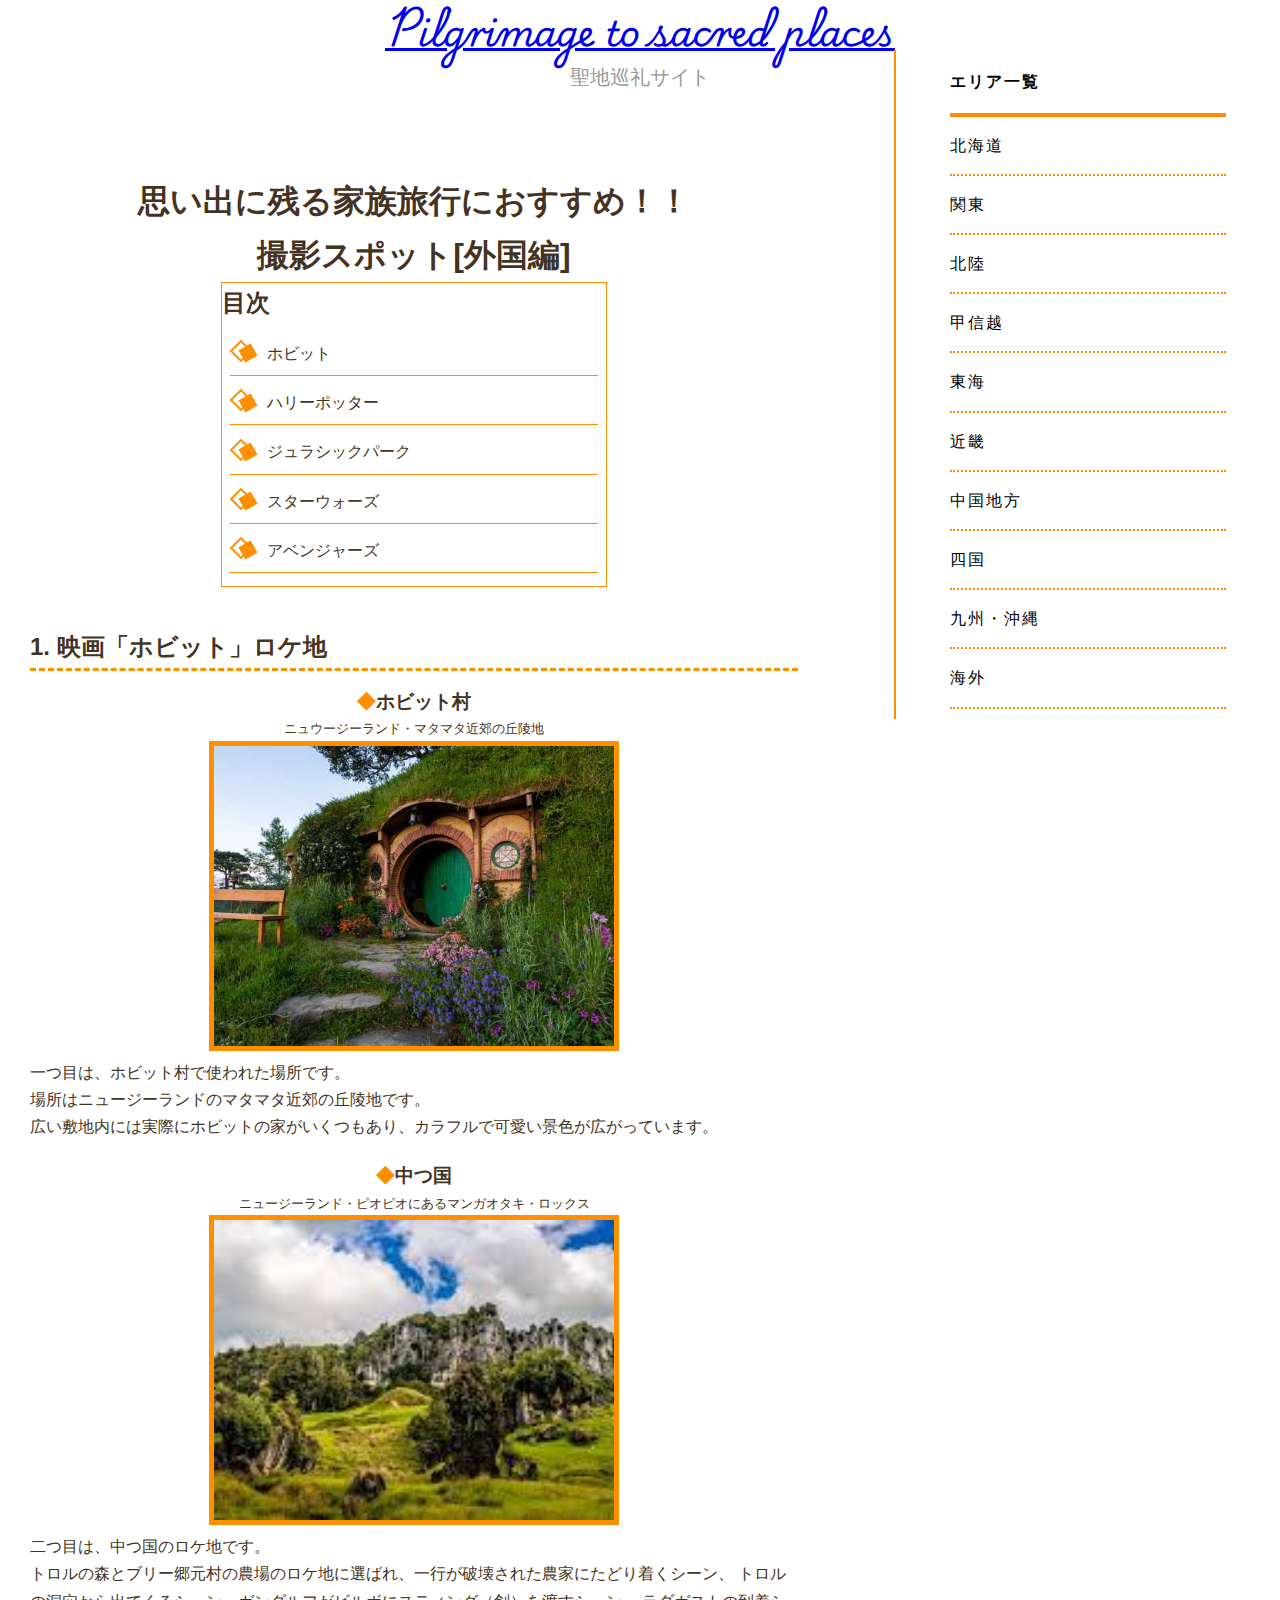
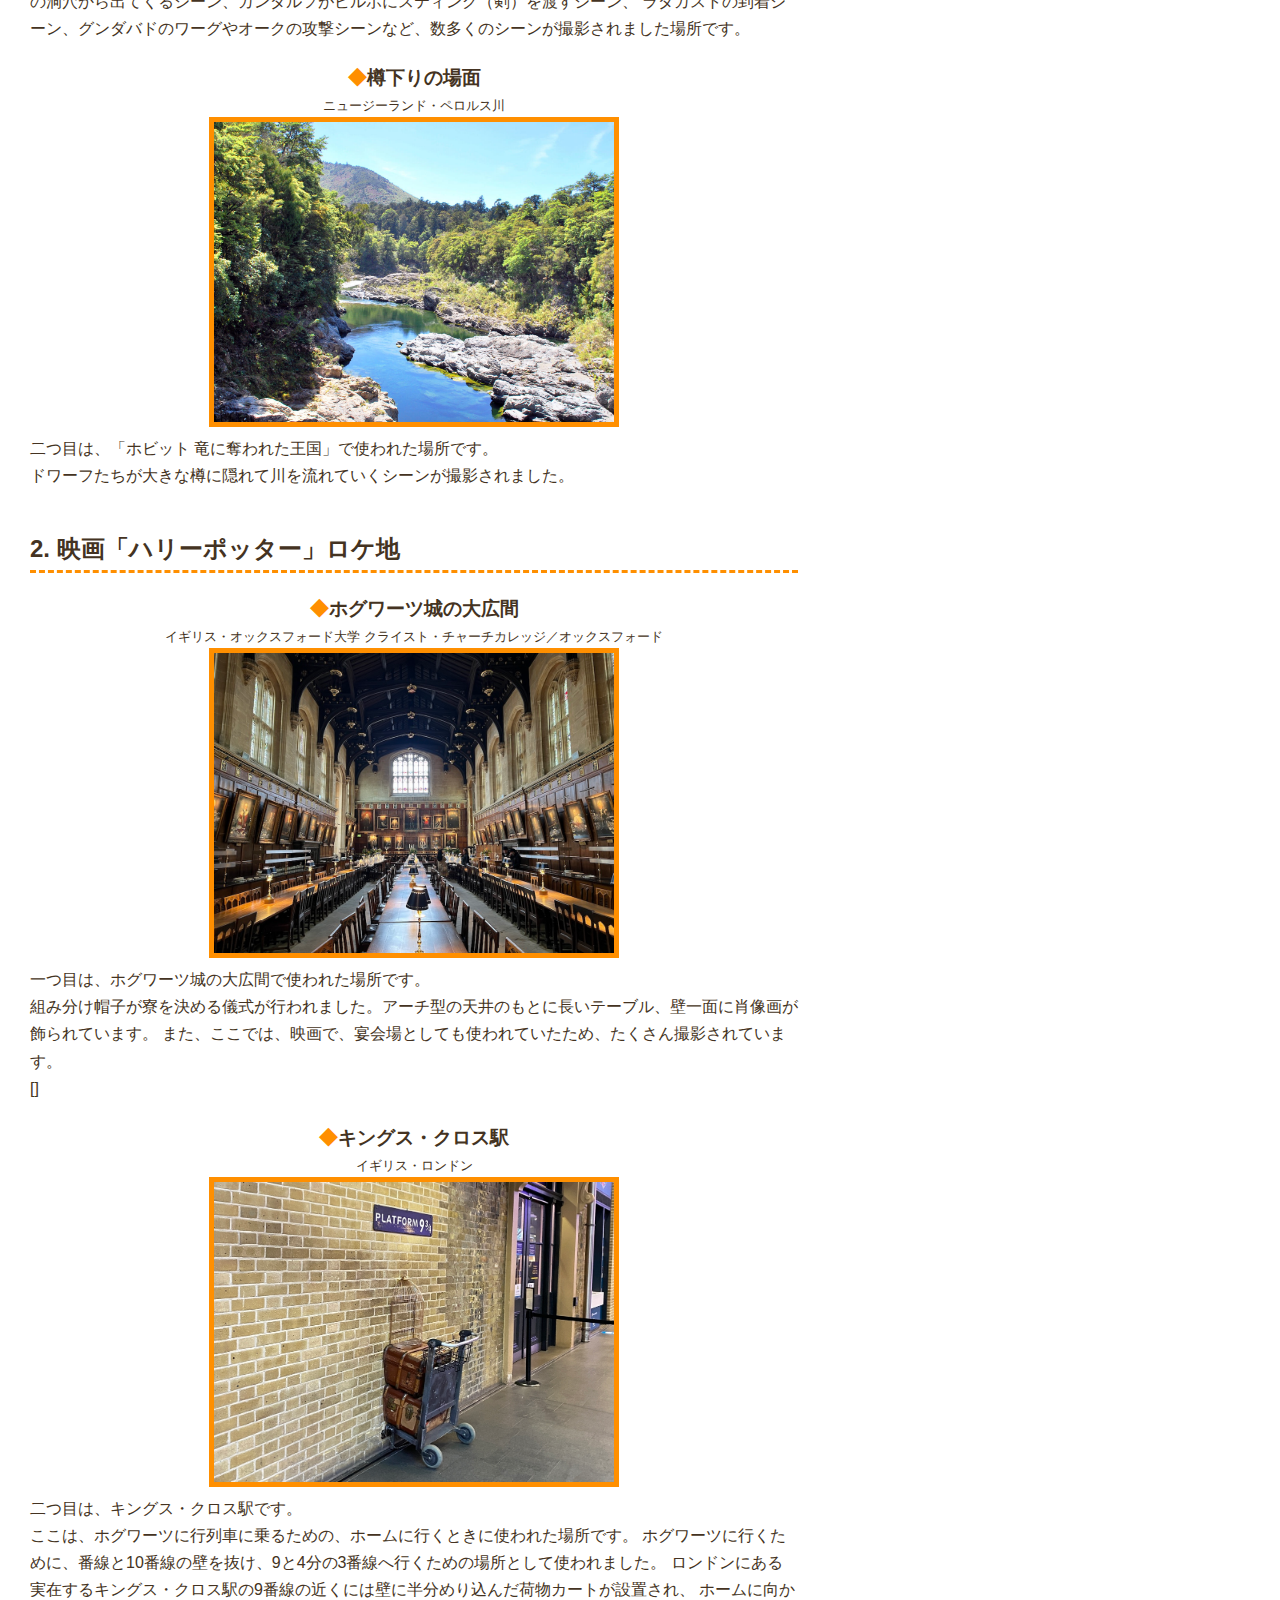
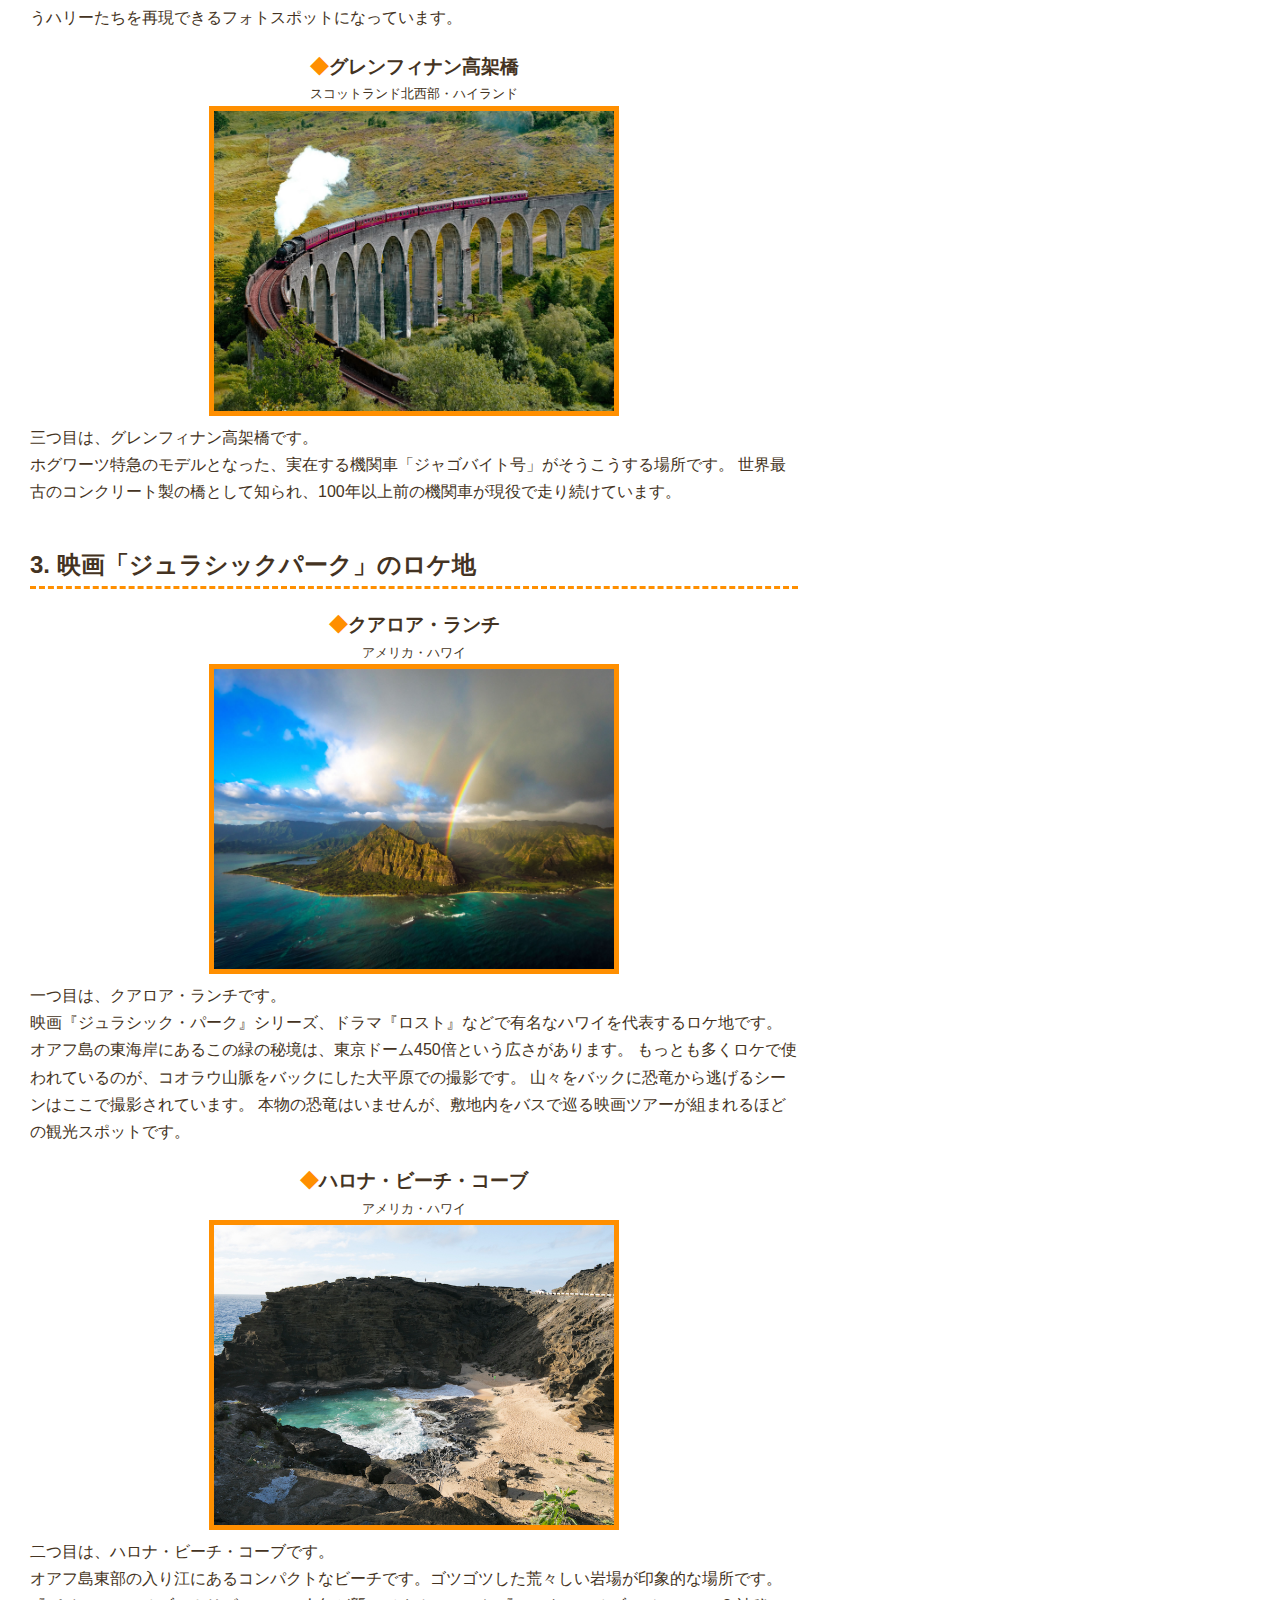
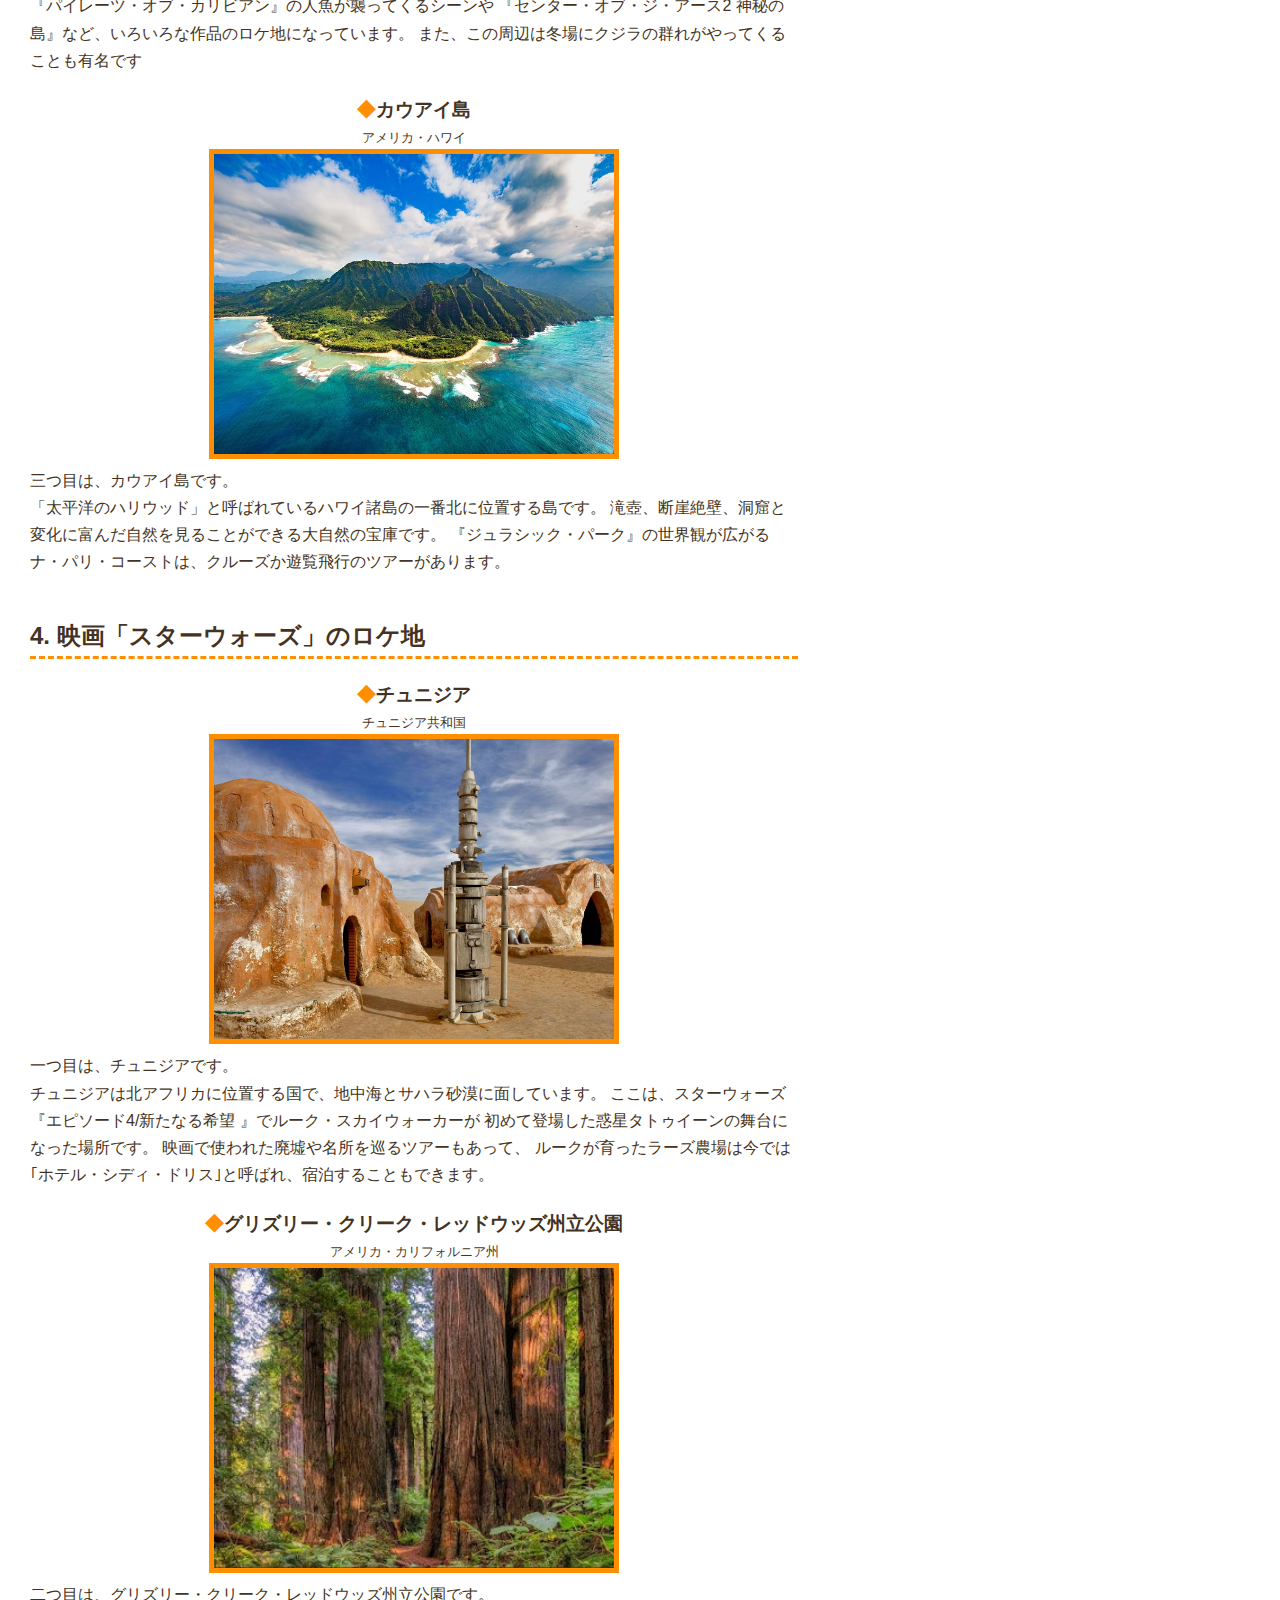
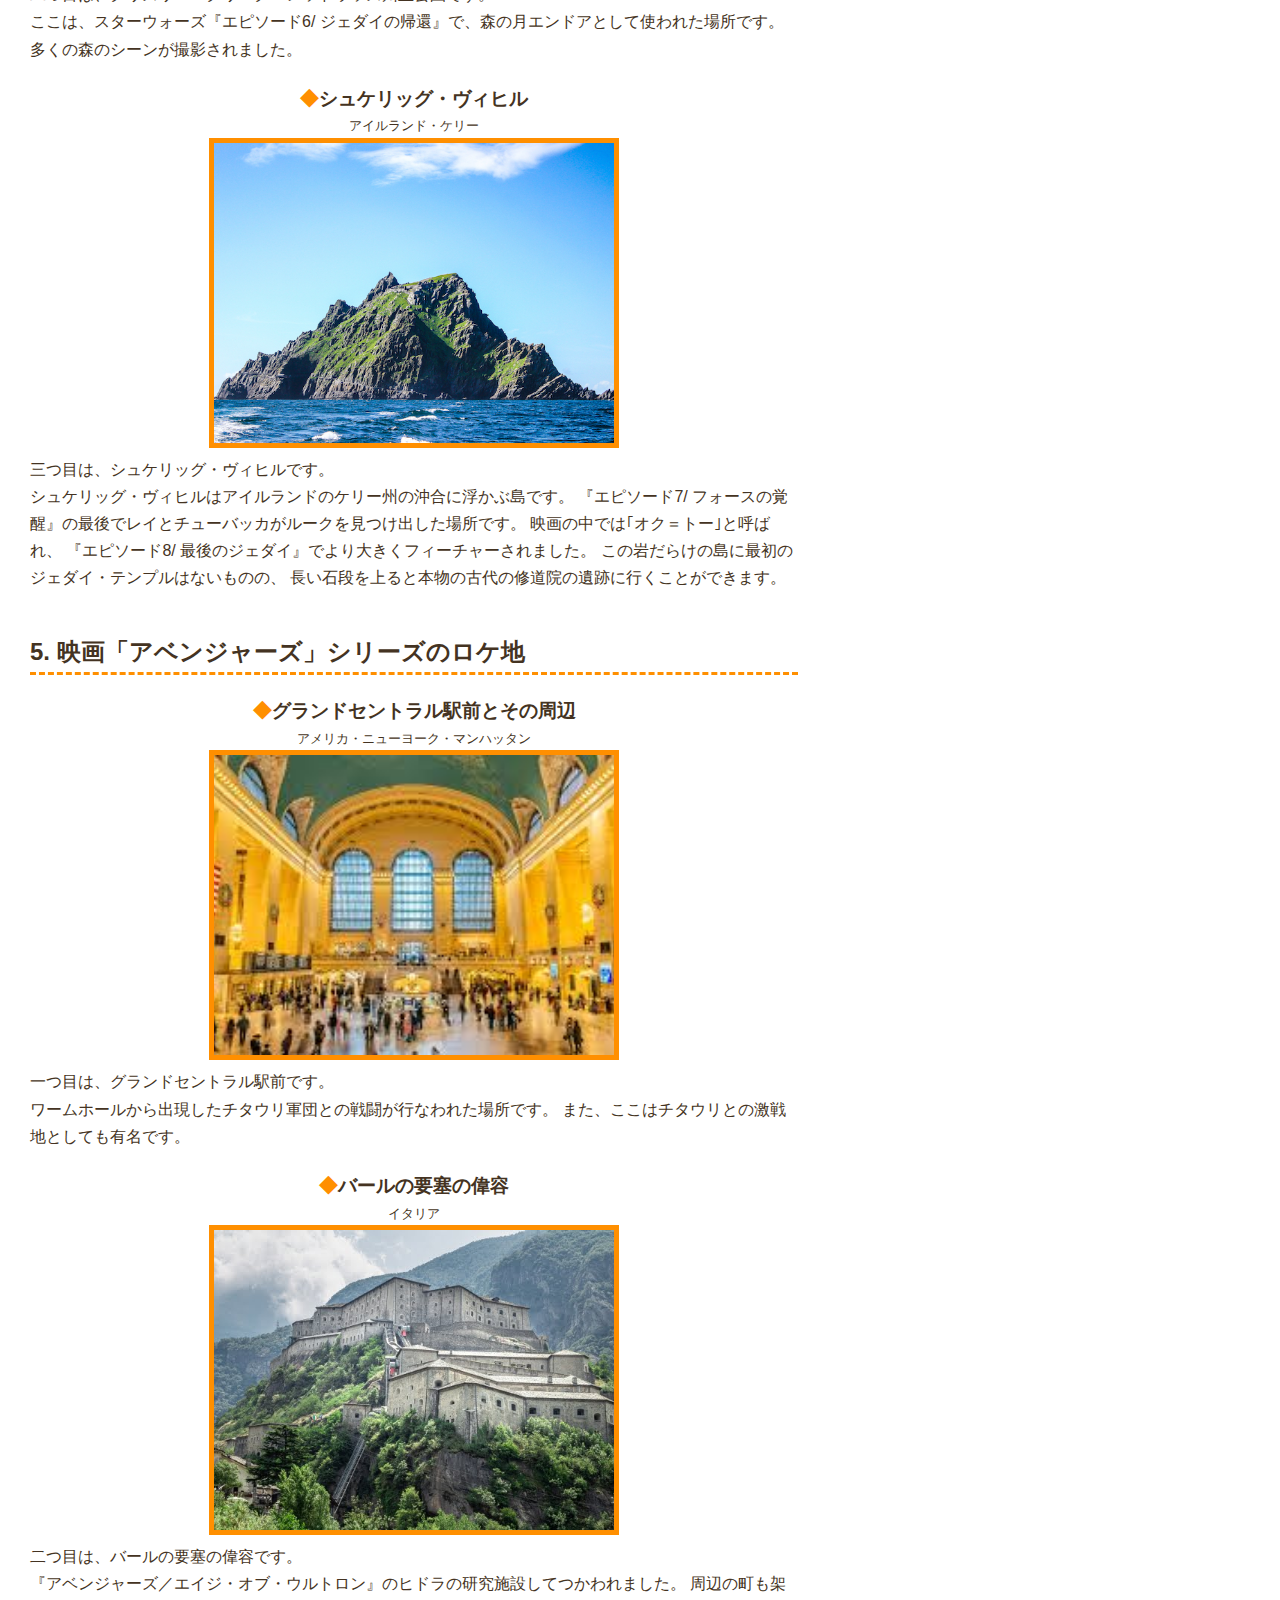
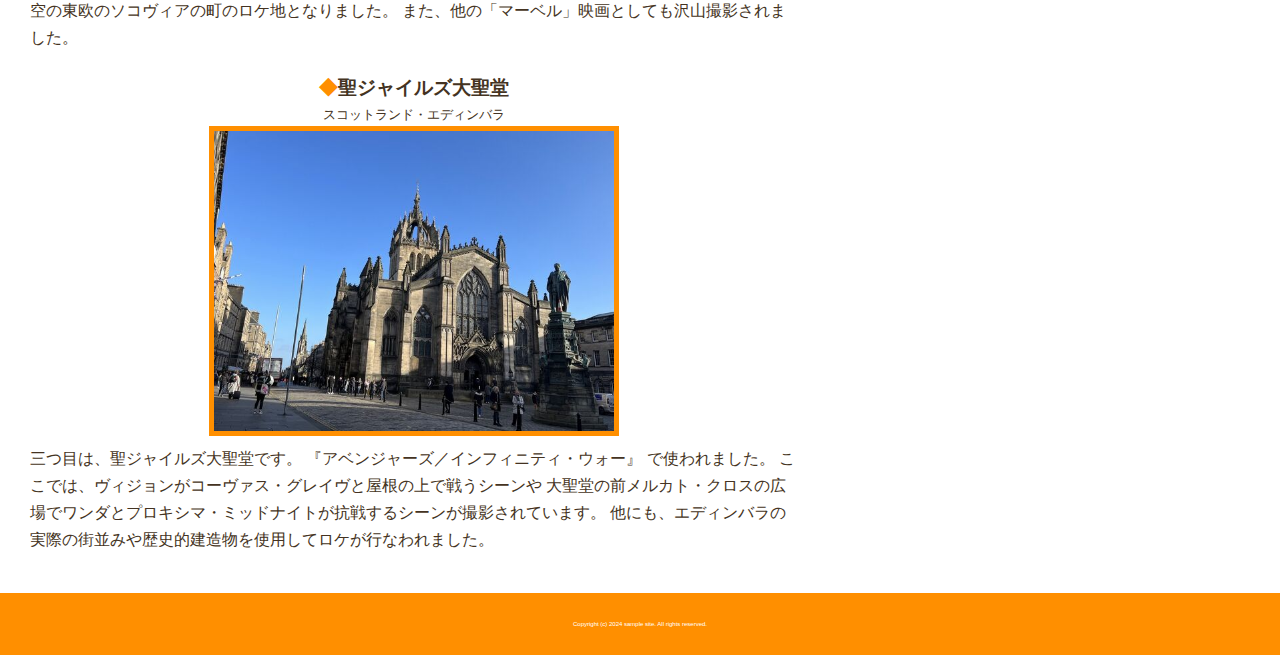
<file: sakuhin1/Index.html>
<!DOCTYPE html>
<html lang="ja">
    <head>
        <meta charset="UTF-8">
        <title>聖地巡礼(海外編)</title>
        <meta name="viewport" content="width=device-width,initial-scale=1">
        <link rel="stylesheet" href="style.css">
        <link rel="preconnect" href="https://fonts.googleapis.com">
        <link rel="preconnect" href="https://fonts.gstatic.com" crossorigin>
        <link href="https://fonts.googleapis.com/css2?family=Playwrite+CU:wght@100..400&display=swap" rel="stylesheet">
    </head>
    <body>
        <header class="header">         
            <input type="checkbox" class="menu-btn" id="menu-btn">
            <label for="menu-btn" class="menu-icon"><span class="navicon"></span></label>              
            <ul class="menu">
                <li class="large"><a href="#">ログイン</a></li>
                <li class="large"><a href="#">会員ログイン</a></li>
                <li class="large"><a href="Index.html">HOME</a></li>
                <li class="large-li"><a href="#">エリア一覧</a></li>
                <li><a href="hokkaidou.html">北海道</a></li>
                <li><a href="kantou.html">関東</a></li>
                <li><a href="#">北陸</a></li>
                <li><a href="#">甲信越</a></li>
                <li><a href="#">東海</a></li>
                <li><a href="#">近畿</a></li>
                <li><a href="#">中国地方</a></li>
                <li><a href="#">四国</a></li>
                <li><a href="#">九州・沖縄</a></li>
                <li><a href="Index.html">海外</a></li>
            </ul>
        </header>

        <h1 class="site-title"><a href="Index.html">Pilgrimage to sacred places</a></h1>  
        <p class="sub-title">聖地巡礼サイト</p>                                       

        <main>
            
            <div class="main-title">
                <h1>思い出に残る家族旅行におすすめ！！<br>撮影スポット[外国編]</h1>
            </div>

            <section class="mokuzi">
                <h2>目次</h2>
                    <ul class="cp_list">
                        <li>ホビット</li>
                        <li>ハリーポッター</li>
                        <li>ジュラシックパーク</li>
                        <li>スターウォーズ</li>
                        <li>アベンジャーズ</li>
                    </ul>    
            </section>


            <section class="hb">
                <h2>1. 映画「ホビット」ロケ地</h2>
                <div class="group1">
                    <h3 class="md1">ホビット村</h3>
                    <p class="basyo">ニュウージーランド・マタマタ近郊の丘陵地</p>              
                    <p class="syashin"><img class="photo"  src="image/hobitto.jpg" alt="ホビット"></p>
                    <p>一つ目は、ホビット村で使われた場所です。<br>
                        場所はニュージーランドのマタマタ近郊の丘陵地です。<br>
                        広い敷地内には実際にホビットの家がいくつもあり、カラフルで可愛い景色が広がっています。                        
                    </p>
                </div> 
                <div class="group2">
                    <h3 class="md1">中つ国</h3>
                    <p class="basyo">ニュージーランド・ピオピオにあるマンガオタキ・ロックス</p>
                    <p class="syashin"><img class="photo" src="image/hobitto2.jpg" alt="ホビット2"></p>
                    <p>二つ目は、中つ国のロケ地です。<br>
                        トロルの森とブリー郷元村の農場のロケ地に選ばれ、一行が破壊された農家にたどり着くシーン、
                        トロルの洞穴から出てくるシーン、ガンダルフがビルボにスティング（剣）を渡すシーン、
                        ラダガストの到着シーン、グンダバドのワーグやオークの攻撃シーンなど、数多くのシーンが撮影されました場所です。
                    </p>                    
                </div>
                <div class="group3">
                    <h3 class="md1">樽下りの場面</h3>
                    <p class="basyo">ニュージーランド・ペロルス川</p>
                    <p class="syashin"><img class="photo" src="image/hobitto3.jpg" alt="ホビット3"></p>
                    <p>二つ目は、「ホビット 竜に奪われた王国」で使われた場所です。<br>
                        ドワーフたちが大きな樽に隠れて川を流れていくシーンが撮影されました。
                    </p>
                </div>
            </section>


            <section class="hp">
                <h2>2. 映画「ハリーポッター」ロケ地</h2>
                <div class="group4">
                    <h3 class="md1">ホグワーツ城の大広間</h3>
                    <p class="basyo">イギリス・オックスフォード大学 クライスト・チャーチカレッジ／オックスフォード</p>
                    <p class="syashin"><img class="photo" src="image/hp1.jpg" alt="ハリーポッター1"></p>
                    <p>一つ目は、ホグワーツ城の大広間で使われた場所です。<br>
                        組み分け帽子が寮を決める儀式が行われました。アーチ型の天井のもとに長いテーブル、壁一面に肖像画が飾られています。
                        また、ここでは、映画で、宴会場としても使われていたため、たくさん撮影されています。
                    </p>
                </div>
[]
                <div class="group5">
                    <h3 class="md1">キングス・クロス駅</h3>
                    <p class="basyo">イギリス・ロンドン</p>
                    <p class="syashin"><img class="photo" src="image/hp2.jpg" alt="ハリーポッター2"></p>
                    <p>二つ目は、キングス・クロス駅です。<br>
                        ここは、ホグワーツに行列車に乗るための、ホームに行くときに使われた場所です。
                        ホグワーツに行くために、番線と10番線の壁を抜け、9と4分の3番線へ行くための場所として使われました。
                        ロンドンにある実在するキングス・クロス駅の9番線の近くには壁に半分めり込んだ荷物カートが設置され、
                        ホームに向かうハリーたちを再現できるフォトスポットになっています。
                    </p>
                </div>

                <div class="group6">
                    <h3 class="md1">グレンフィナン高架橋</h3>
                    <p class="basyo">スコットランド北西部・ハイランド</p>
                    <p class="syashin"><img class="photo" src="image/hp3.jpg" alt="ハリーポッター3"></p>
                    <p>三つ目は、グレンフィナン高架橋です。<br>
                        ホグワーツ特急のモデルとなった、実在する機関車「ジャゴバイト号」がそうこうする場所です。
                        世界最古のコンクリート製の橋として知られ、100年以上前の機関車が現役で走り続けています。
                    </p>
                </div>
            </section>

            <section class="jp">
                <h2>3. 映画「ジュラシックパーク」のロケ地</h2>
                <div class="group7">
                    <h3 class="md1">クアロア・ランチ</h3>
                    <p class="basyo">アメリカ・ハワイ</p>
                    <p class="syashin"><img class="photo" src="image/jp1.jpg" alt="ジュラシック1"></p>
                    <p>一つ目は、クアロア・ランチです。<br>
                        映画『ジュラシック・パーク』シリーズ、ドラマ『ロスト』などで有名なハワイを代表するロケ地です。
                        オアフ島の東海岸にあるこの緑の秘境は、東京ドーム450倍という広さがあります。
                        もっとも多くロケで使われているのが、コオラウ山脈をバックにした大平原での撮影です。
                        山々をバックに恐竜から逃げるシーンはここで撮影されています。
                        本物の恐竜はいませんが、敷地内をバスで巡る映画ツアーが組まれるほどの観光スポットです。
                    </p>
                </div>
                <div class="group8">
                    <h3 class="md1">ハロナ・ビーチ・コーブ</h3>
                    <p class="basyo">アメリカ・ハワイ</p>
                    <p class="syashin"><img class="photo" src="image/jp2.jpg"  alt="ジュラシック2"></p>
                    <p>二つ目は、ハロナ・ビーチ・コーブです。<br>
                        オアフ島東部の入り江にあるコンパクトなビーチです。ゴツゴツした荒々しい岩場が印象的な場所です。
                        『パイレーツ・オブ・カリビアン』の人魚が襲ってくるシーンや
                        『センター・オブ・ジ・アース2 神秘の島』など、いろいろな作品のロケ地になっています。
                        また、この周辺は冬場にクジラの群れがやってくることも有名です
                    </p>
                </div>
                <div class="group9">
                    <h3 class="md1">カウアイ島</h3>
                    <p class="basyo">アメリカ・ハワイ</p>
                    <p class="syashin"><img class="photo" src="image/jp3.jpg" alt="ジュラシック3"></p>
                    <p>三つ目は、カウアイ島です。<br>
                        「太平洋のハリウッド」と呼ばれているハワイ諸島の一番北に位置する島です。
                        滝壺、断崖絶壁、洞窟と変化に富んだ自然を見ることができる大自然の宝庫です。
                        『ジュラシック・パーク』の世界観が広がるナ・パリ・コーストは、クルーズか遊覧飛行のツアーがあります。
                    </p>
                </div>
            </section>

            <section class="sw">
                <h2>4. 映画「スターウォーズ」のロケ地</h2>
                <div class="group10">
                    <h3 class="md1">チュニジア</h3>
                    <p class="basyo">チュニジア共和国</p>
                    <P class="syashin"><img class="photo" src="image/sw1.jpg" alt="スターウォーズ1"></P>
                    <p>一つ目は、チュニジアです。<br>
                        チュニジアは北アフリカに位置する国で、地中海とサハラ砂漠に面しています。
                        ここは、スターウォーズ『エピソード4/新たなる希望 』でルーク・スカイウォーカーが
                        初めて登場した惑星タトゥイーンの舞台になった場所です。
                        映画で使われた廃墟や名所を巡るツアーもあって、
                        ルークが育ったラーズ農場は今では｢ホテル・シディ・ドリス｣と呼ばれ、宿泊することもできます。
                    </p>
                </div>
                <div class="group11">
                    <h3 class="md1">グリズリー・クリーク・レッドウッズ州立公園</h3>
                    <P class="basyo">アメリカ・カリフォルニア州</P>
                    <p class="syashin"><img class="photo" src="image/sw2.jpg" alt="スターウォーズ2"></p>
                    <p>二つ目は、グリズリー・クリーク・レッドウッズ州立公園です。<br>
                       ここは、スターウォーズ『エピソード6/ ジェダイの帰還』で、森の月エンドアとして使われた場所です。
                       多くの森のシーンが撮影されました。
                    </p>
                </div>
                <div class="group12">
                    <h3 class="md1">シュケリッグ・ヴィヒル</h3>
                    <P class="basyo">アイルランド・ケリー</P>
                    <p class="syashin"><img class="photo" src="image/sw3.jpg" alt="スターウォーズ3"></p>
                    <p>三つ目は、シュケリッグ・ヴィヒルです。<br>
                        シュケリッグ・ヴィヒルはアイルランドのケリー州の沖合に浮かぶ島です。
                        『エピソード7/ フォースの覚醒』の最後でレイとチューバッカがルークを見つけ出した場所です。
                        映画の中では｢オク＝トー｣と呼ばれ、
                        『エピソード8/ 最後のジェダイ』でより大きくフィーチャーされました。
                        この岩だらけの島に最初のジェダイ・テンプルはないものの、
                        長い石段を上ると本物の古代の修道院の遺跡に行くことができます。
                    </p>
                </div>
            </section>
            <section class="av">
                <h2>5. 映画「アベンジャーズ」シリーズのロケ地</h2>
                <div class="group13">
                    <h3 class="md1">グランドセントラル駅前とその周辺</h3>
                    <p class="basyo">アメリカ・ニューヨーク・マンハッタン</p>
                    <p class="syashin"><img class="photo" src="image/av1.jpg" alt="アベンジャーズ1"></p>
                    <p>一つ目は、グランドセントラル駅前です。<br>
                        ワームホールから出現したチタウリ軍団との戦闘が行なわれた場所です。
                        また、ここはチタウリとの激戦地としても有名です。
                    </p>
                </div>
                <div class="group14">
                    <h3 class="md1">バールの要塞の偉容</h3> 
                    <p class="basyo">イタリア</p>
                    <p class="syashin"><img class="photo" src="image/av2.jpeg" alt="アベンジャーズ2"></p>
                    <p>二つ目は、バールの要塞の偉容です。<br>
                        『アベンジャーズ／エイジ・オブ・ウルトロン』のヒドラの研究施設してつかわれました。
                        周辺の町も架空の東欧のソコヴィアの町のロケ地となりました。
                        また、他の「マーベル」映画としても沢山撮影されました。
                    </p>             
                </div>
                <div class="group15">
                    <h3 class="md1">聖ジャイルズ大聖堂</h3>
                    <p class="basyo">スコットランド・エディンバラ</p>
                    <p class="syashin"><img class="photo" src="image/av3.jpg" alt="アベンジャーズ"><br></p>
                    <p>三つ目は、聖ジャイルズ大聖堂です。
                     『アベンジャーズ／インフィニティ・ウォー』 で使われました。
                        ここでは、ヴィジョンがコーヴァス・グレイヴと屋根の上で戦うシーンや
                        大聖堂の前メルカト・クロスの広場でワンダとプロキシマ・ミッドナイトが抗戦するシーンが撮影されています。
                        他にも、エディンバラの実際の街並みや歴史的建造物を使用してロケが行なわれました。
                    </p>
                </div>

            </section>


        </main>

        <footer>
            <p><small>Copyright (c) 2024 sample site. All rights reserved.</small></p>
        </footer>
      
        
    </body>
</html>
</file>
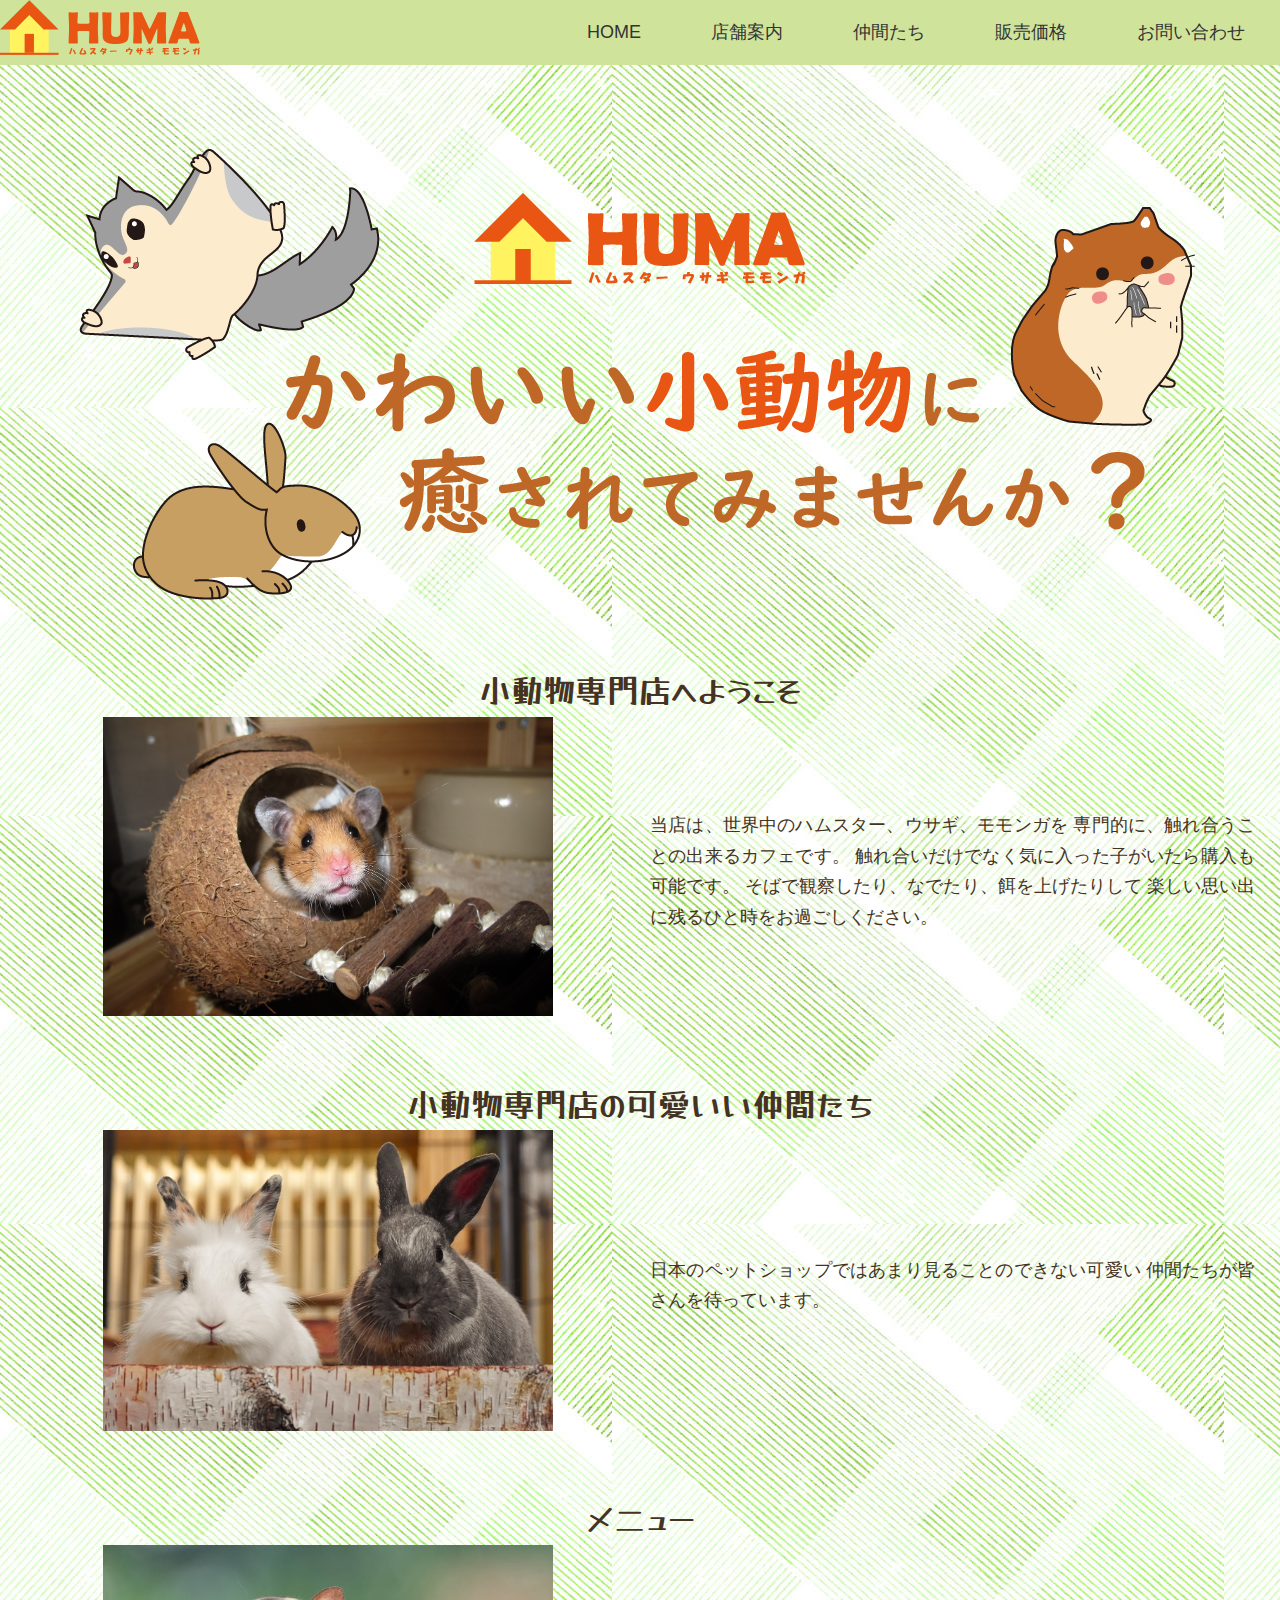
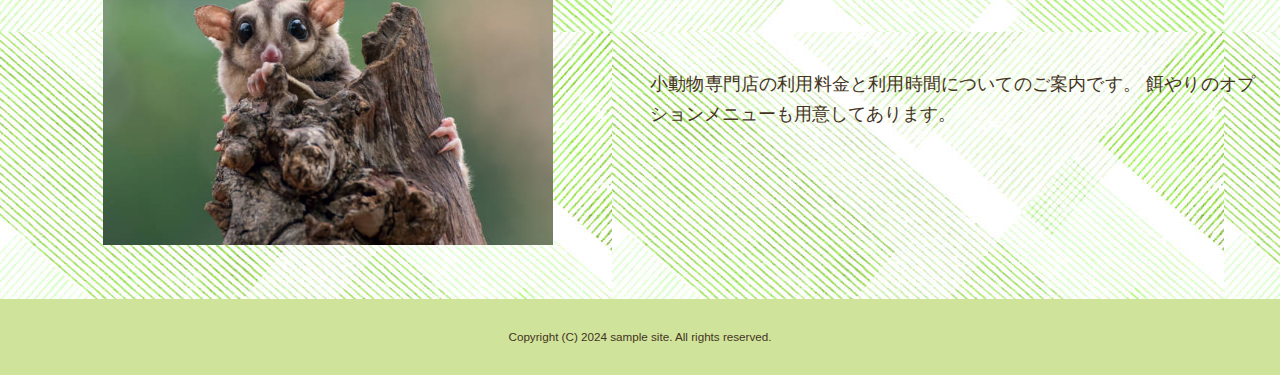
<file: sakuhin2/HUMA/index.html>
<!DOCTYPE html>
<html lang="ja">

<head>
  <meta charset="UTF-8">
  <meta name="viewport" content="width=device-width,initial-scale=1">
  <title>小動物専門店</title>  
  <link rel="icon" type="image/png" href="favicon.png">
  <link rel="preconnect" href="https://fonts.googleapis.com">
  <link rel="preconnect" href="https://fonts.gstatic.com" crossorigin>
  <link href="https://fonts.googleapis.com/css2?family=Yusei+Magic&display=swap" rel="stylesheet">
  <link rel="stylesheet" href="css/huma.css" type="text/css">
</head>

<body>
  <header class="l-header clearfix">
    <div class="l-header__inner">
      <div class="l-header__inner__logo">
        <p class="photo"><a href="index.html"><img class="logo" src="image/logo_huma.svg" alt="ロゴ"></a></p>        
      </div>
      <div id="navControl">
        <a href="#" class="close">MENU</a>
      </div>
      <nav class="l-header__nav">
        <ul class="l-gnav">
          <li class="l-gnav__list"><a href="index.html">HOME</a></li>
          <li class="l-gnav__list"><a href="shop.html">店舗案内</a></li>
          <li class="l-gnav__list"><a href="family.html">仲間たち</a></li>
          <li class="l-gnav__list"><a href="kakaku.html">販売価格</a></li>
          <li class="l-gnav__list"><a href="form.html">お問い合わせ</a></li>
        </ul>
      </nav>
    </div>
  </header>

  <main>
    <div class="gruop1">
      <p class="main-photo" style="margin-top: 63px;"><img class="main-visual" src="image/main_visual.png" alt="main"></p>
    </div>

    <section id="section1" class="l-section">
      <div class="l-section__inner">
        <h2 class="l-section__title">小動物専門店へようこそ</h2>
        <div class="l-section__content">
          <div class="l-section__image">
            <img class="l-section__img" src="image/humstar1.jpg" alt="ハム１" width="450px">
          </div>
          <div class="l-section__text">
            <p>
              当店は、世界中のハムスター、ウサギ、モモンガを  
              専門的に、触れ合うことの出来るカフェです。  
              触れ合いだけでなく気に入った子がいたら購入も可能です。  
              そばで観察したり、なでたり、餌を上げたりして  
              楽しい思い出に残るひと時をお過ごしください。
            </p>
          </div>
        </div>
      </div>
    </section>
    

    <section id="section2" class="l-section">
      <div class="l-section__inner">
        <h2 class="l-section__title">小動物専門店の可愛いい仲間たち</h2>
        <div class="l-section__content">
          <div class="l-section__image">
            <img class="l-section__img" src="image/usagi 2.jpg" alt="ウサギ2" width="450px">
          </div>
          <div class="l-section__text">
            <p>
              日本のペットショップではあまり見ることのできない可愛い  
              仲間たちが皆さんを待っています。
            </p>
          </div>
        </div>
      </div>
    </section>
    

    <section id="section3" class="l-section">
      <div class="l-section__inner">
        <h2 class="l-section__title">メニュー</h2>
        <div class="l-section__content">
          <div class="l-section__image">
            <img class="l-section__img" src="image/momonga1.jpg" alt="モモンガ1" width="450px">
          </div>
          <div class="l-section__text">
            <p>
              小動物専門店の利用料金と利用時間についてのご案内です。  
              餌やりのオプションメニューも用意してあります。
            </p>
          </div>
        </div>
      </div>
    </section>
    

    
  </main>

  <footer>
    <p>
      <small>Copyright (C) 2024 sample site. All rights reserved.</small>
    </p>
  </footer>

  <script src="https://ajax.googleapis.com/ajax/libs/jquery/1.8.2/jquery.min.js"></script>
  <script type="text/javascript" src="js/common.js"></script>

</body>

</html>
</file>
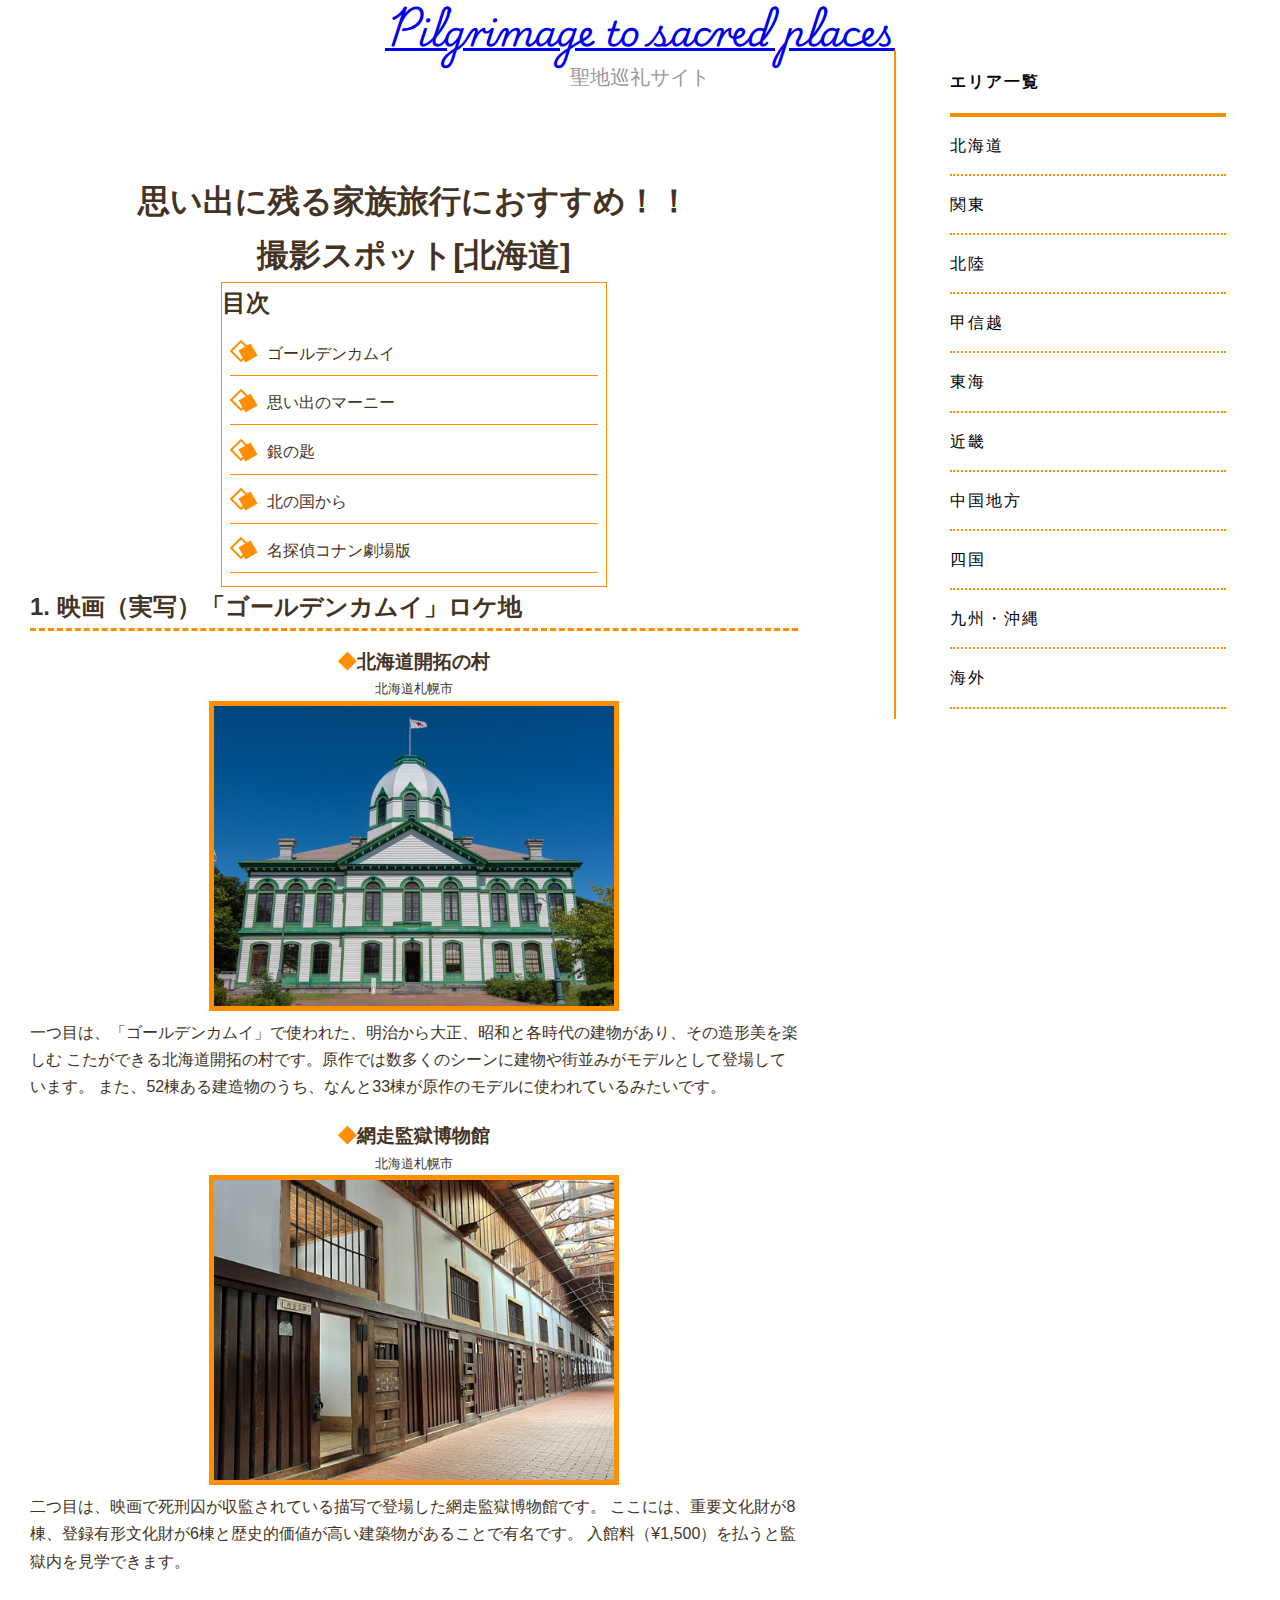
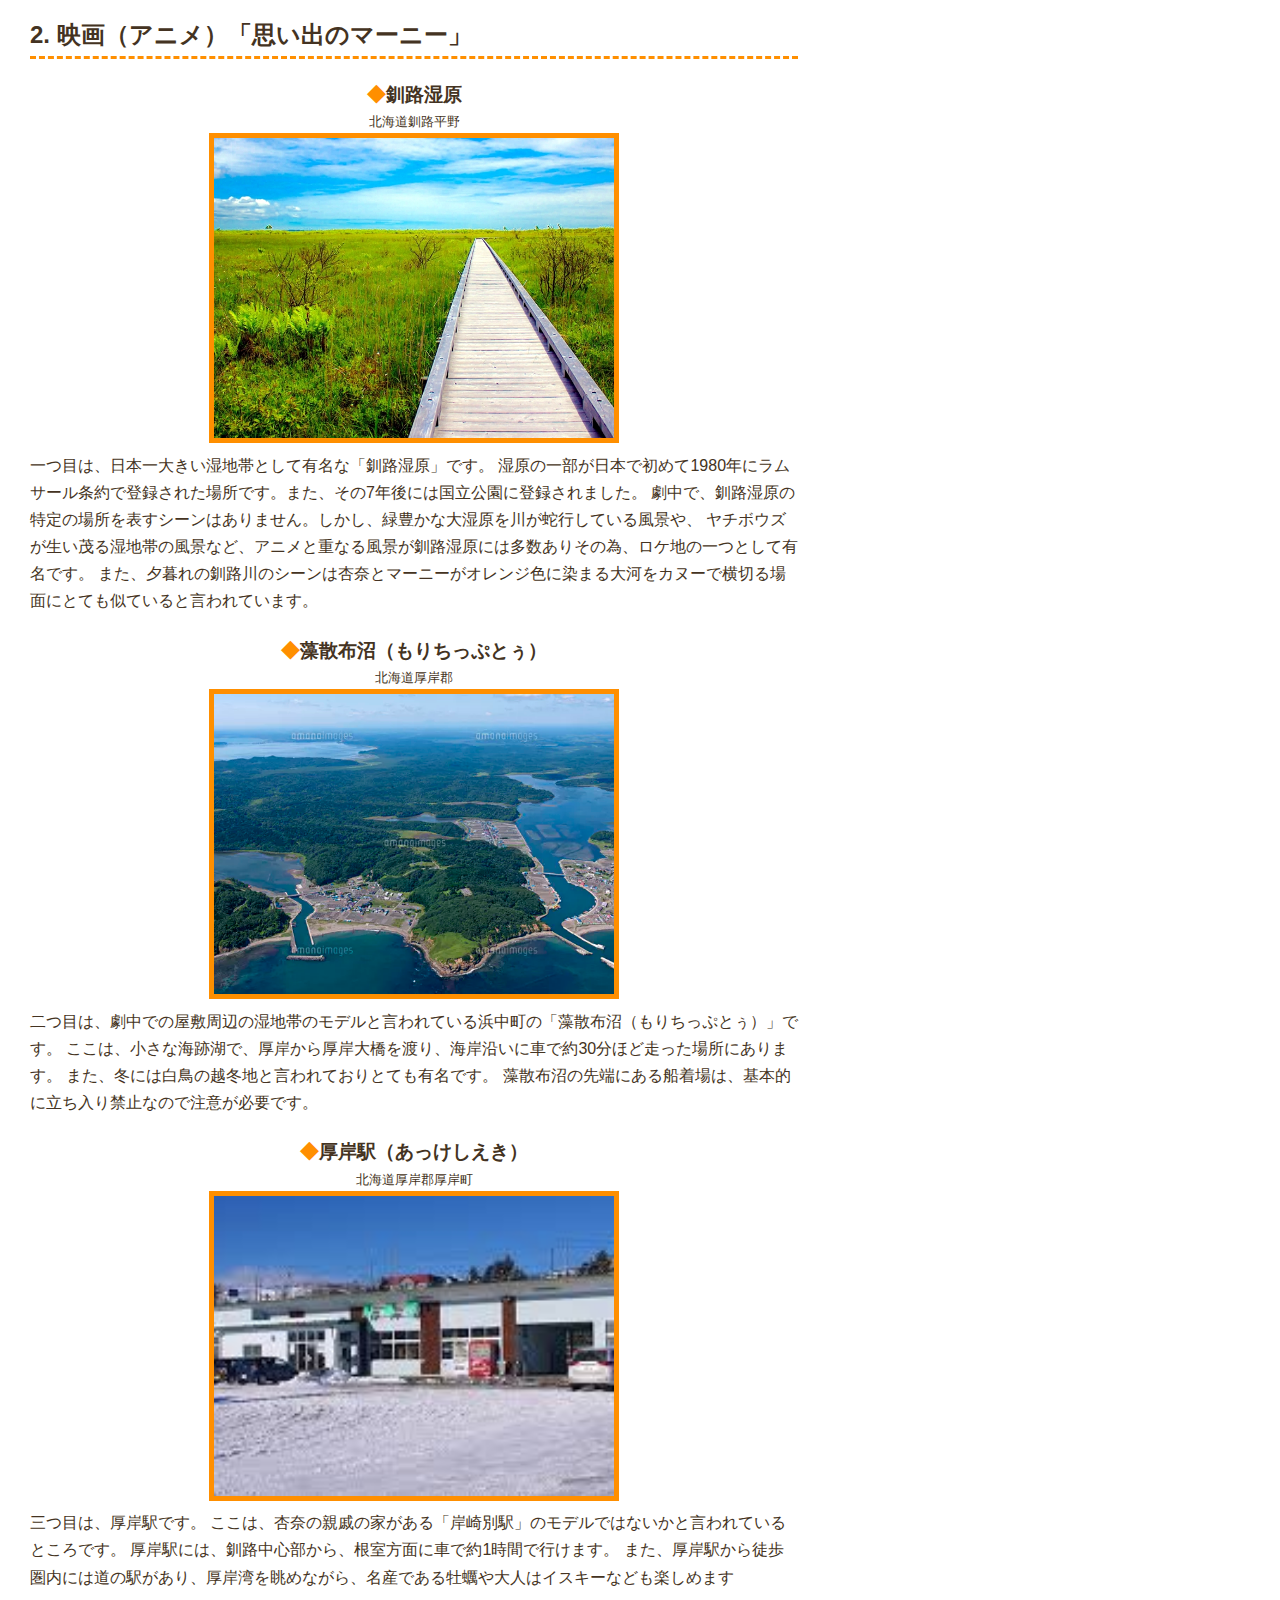
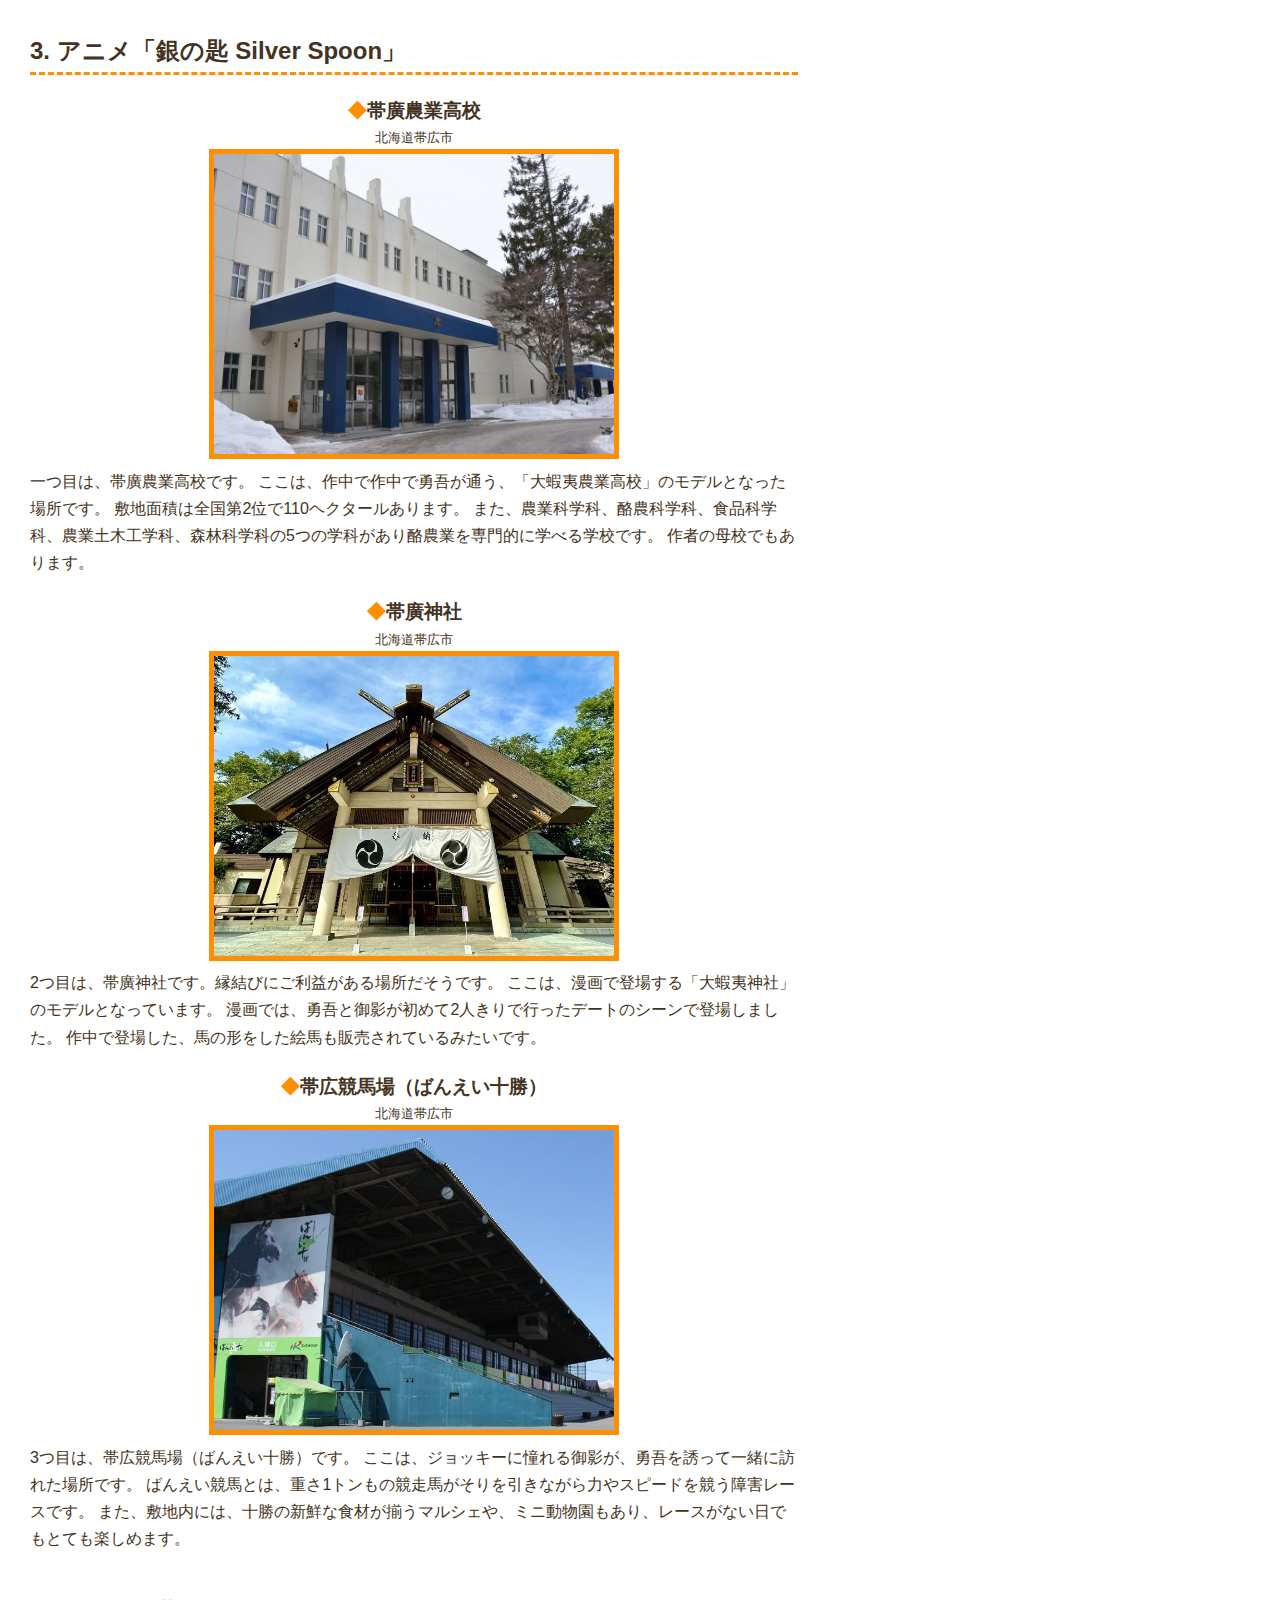
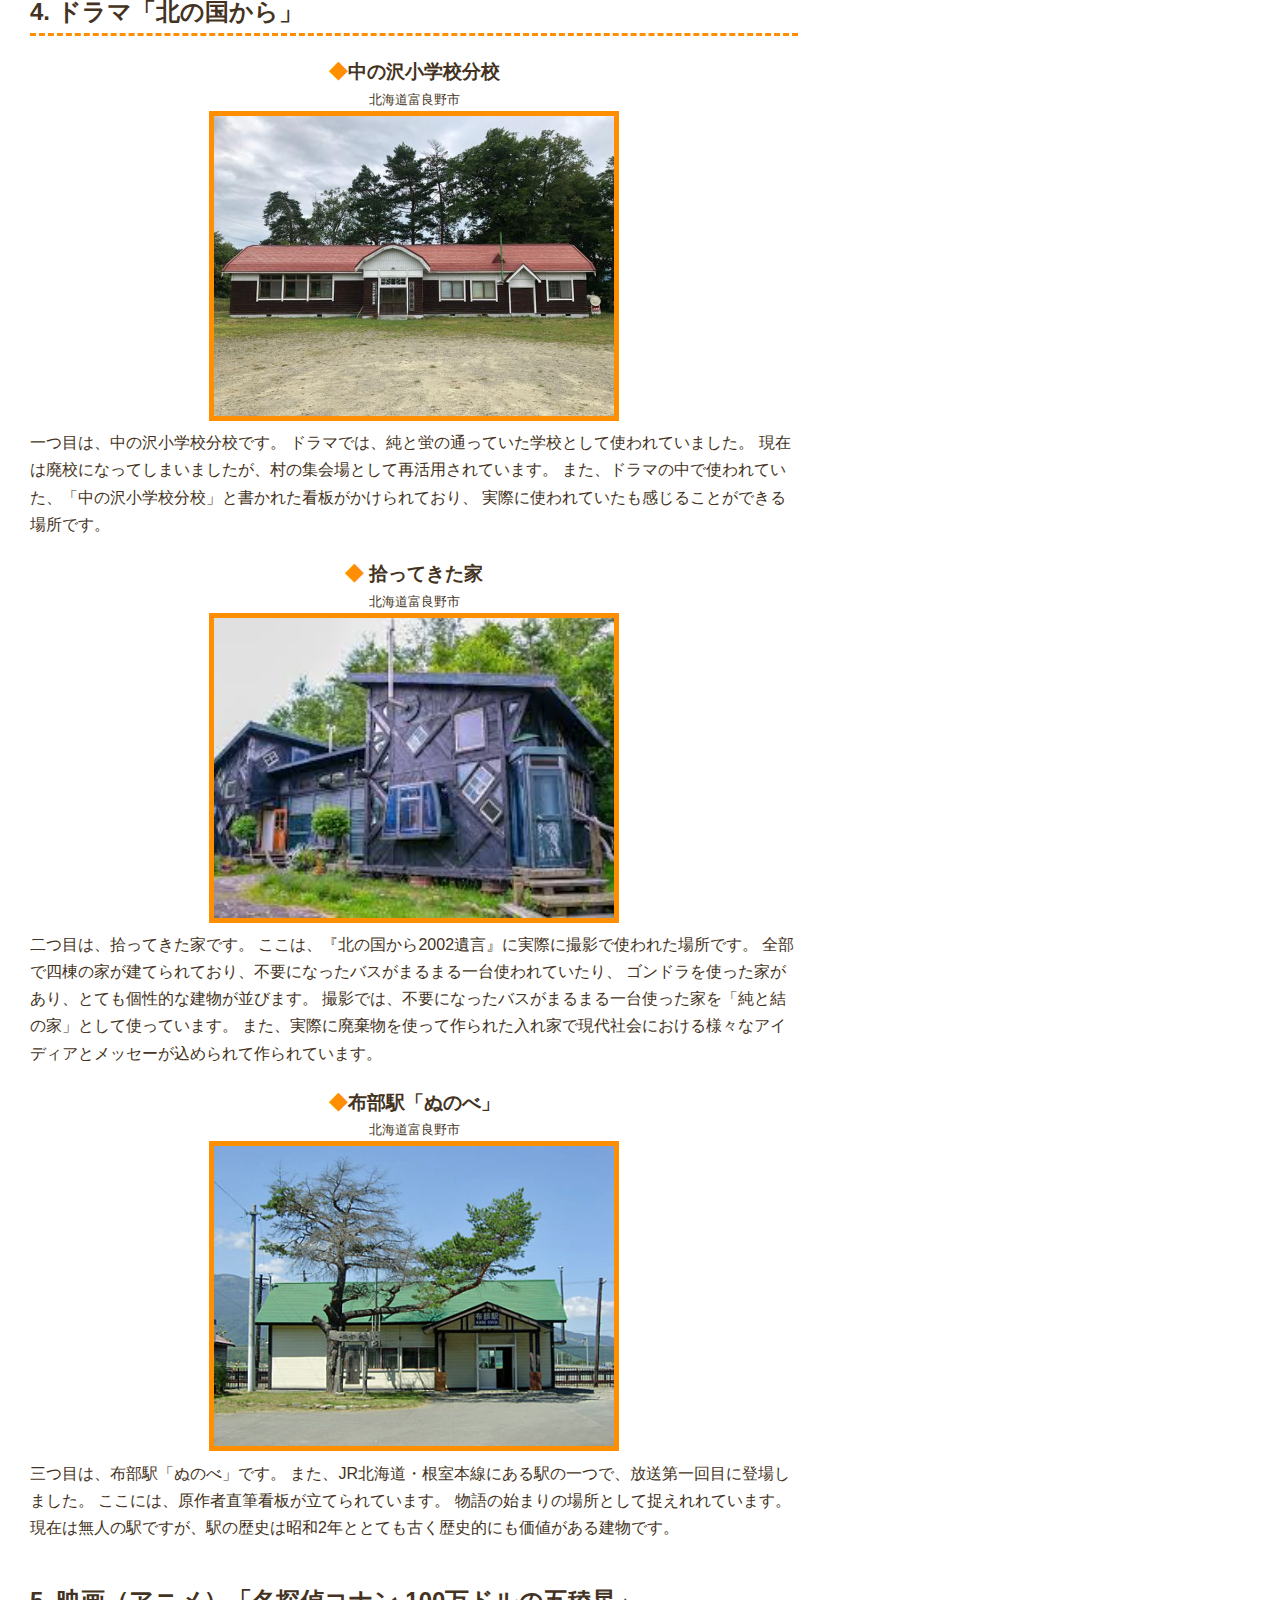
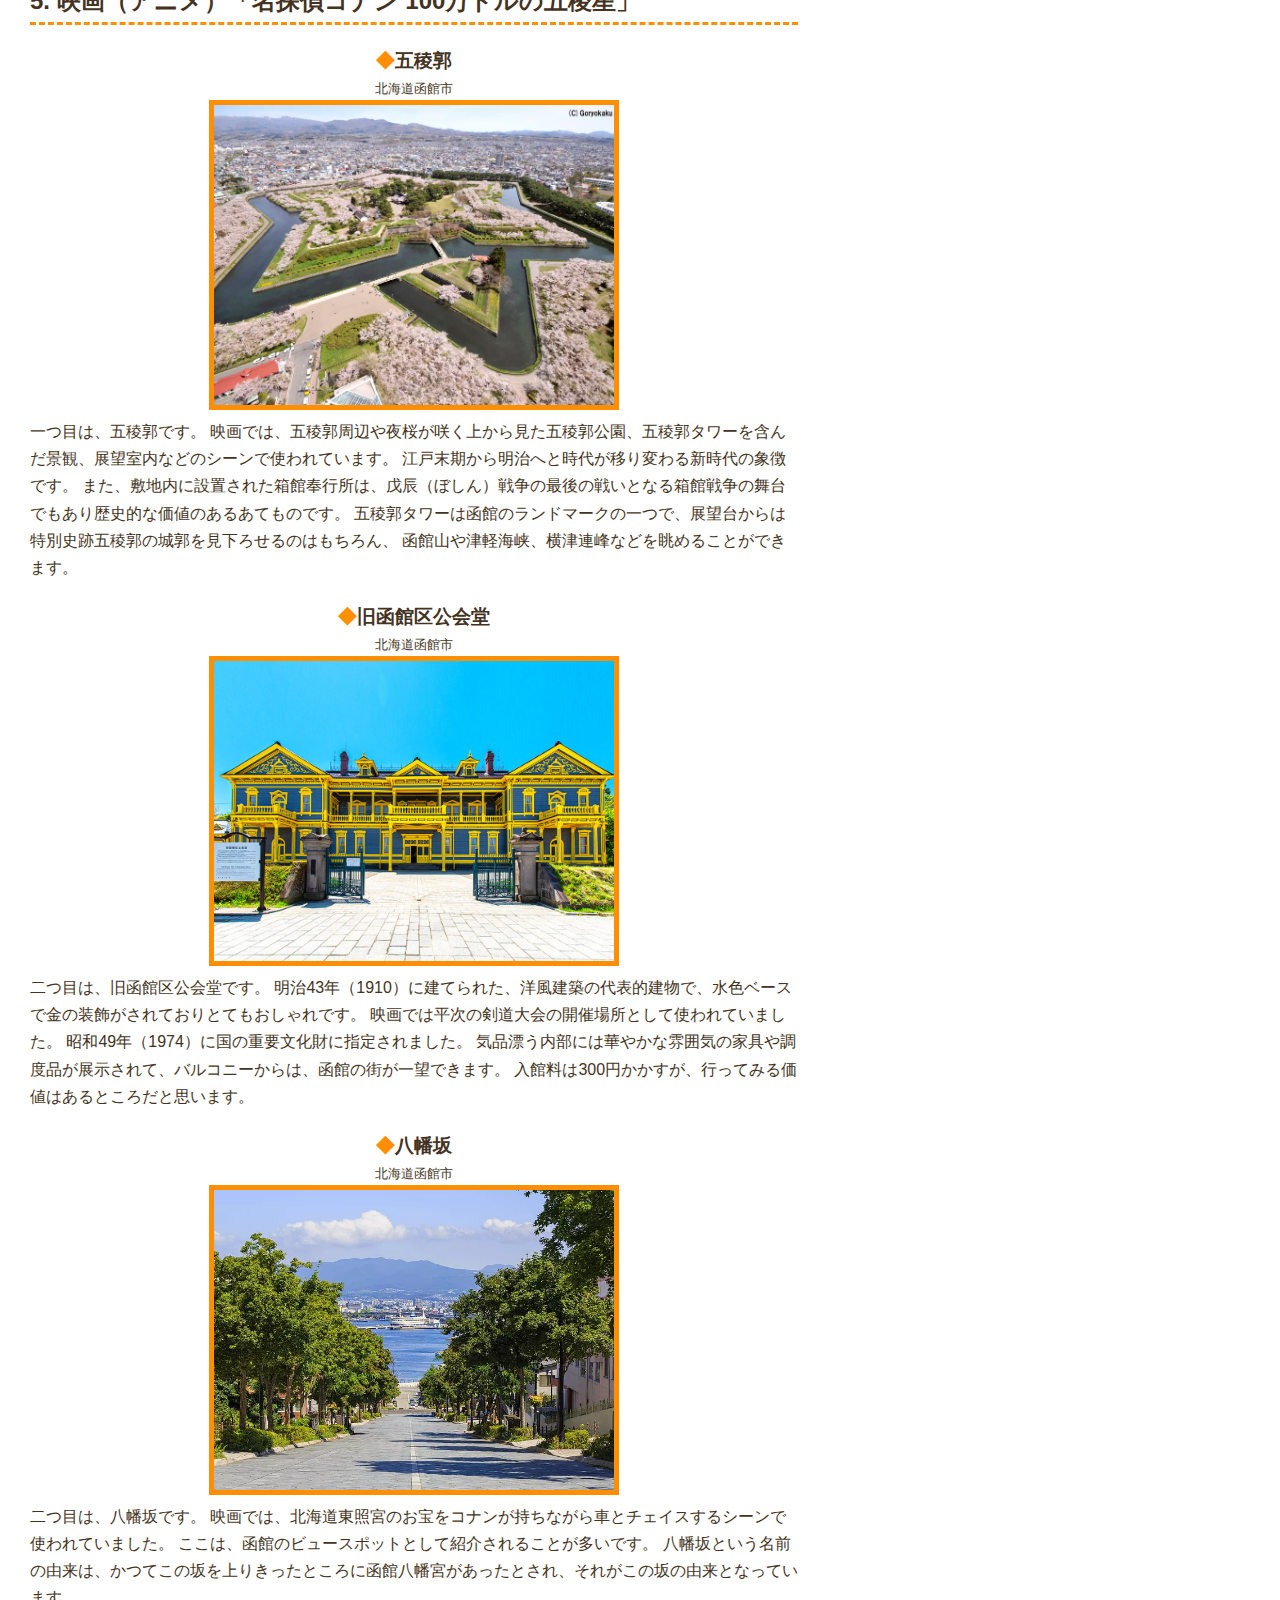
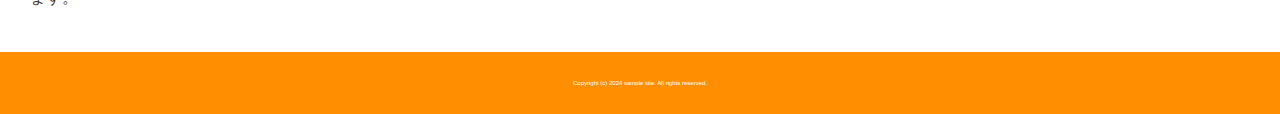
<file: sakuhin1/hokkaidou.html>
<!DOCTYPE html>
<html lang="ja">
    <head>
        <meta charset="UTF-8">
        <title>聖地巡礼(海外編)</title>
        <meta name="viewport" content="width=device-width,initial-scale=1">
        <link rel="stylesheet" href="style.css">
        <link rel="preconnect" href="https://fonts.googleapis.com">
        <link rel="preconnect" href="https://fonts.gstatic.com" crossorigin>
        <link href="https://fonts.googleapis.com/css2?family=Playwrite+CU:wght@100..400&display=swap" rel="stylesheet">
    </head>
    <body>
        <header class="header">         
            <input type="checkbox" class="menu-btn" id="menu-btn">
            <label for="menu-btn" class="menu-icon"><span class="navicon"></span></label>              
            <ul class="menu">
                <li class="large"><a href="#">ログイン</a></li>
                <li class="large"><a href="#">会員ログイン</a></li>
                <li class="large"><a href="Index.html">HOME</a></li>
                <li class="large-li"><a href="#">エリア一覧</a></li>
                <li><a href="hokkaidou.html">北海道</a></li>
                <li><a href="kantou.html">関東</a></li>
                <li><a href="#">北陸</a></li>
                <li><a href="#">甲信越</a></li>
                <li><a href="#">東海</a></li>
                <li><a href="#">近畿</a></li>
                <li><a href="#">中国地方</a></li>
                <li><a href="#">四国</a></li>
                <li><a href="#">九州・沖縄</a></li>
                <li><a href="Index.html">海外</a></li>
            </ul>
        </header>

        <h1 class="site-title"><a href="Index.html">Pilgrimage to sacred places</a></h1>
        <p class="sub-title">聖地巡礼サイト</p>                                       

        <main>
            <div class="main-title">
                <h1>思い出に残る家族旅行におすすめ！！<br>撮影スポット[北海道]</h1>
            </div>

            <section class="mokuzi">
                <h2>目次</h2>
                    <ul class="cp_list">
                        <li>ゴールデンカムイ</li>
                        <li>思い出のマーニー</li>
                        <li>銀の匙</li>
                        <li>北の国から</li>
                        <li>名探偵コナン劇場版</li>
                    </ul>    
            </section>

            <section class="hp">
                <h2>1. 映画（実写）「ゴールデンカムイ」ロケ地</h2>
                <div class="group1">
                    <h3 class="md1">北海道開拓の村</h3>
                    <p class="basyo">北海道札幌市</p>
                    <p class="syashin"><img class="photo"  src="image/hokkaidou1.jpg" alt="ゴールデンカムイ1"></p>
                    <p>一つ目は、「ゴールデンカムイ」で使われた、明治から大正、昭和と各時代の建物があり、その造形美を楽しむ
                        こたができる北海道開拓の村です。原作では数多くのシーンに建物や街並みがモデルとして登場しています。
                        また、52棟ある建造物のうち、なんと33棟が原作のモデルに使われているみたいです。
                    </p>
                </div>
                <div class="group2">
                    <h3 class="md1">網走監獄博物館</h3>
                    <p class="basyo">北海道札幌市</p>
                    <p class="syashin"><img class="photo"  src="image/hokkaidou2.jpg" alt="ゴールデンカムイ2"></p>
                    <P>二つ目は、映画で死刑囚が収監されている描写で登場した網走監獄博物館です。
                        ここには、重要文化財が8棟、登録有形文化財が6棟と歴史的価値が高い建築物があることで有名です。
                        入館料（¥1,500）を払うと監獄内を見学できます。
                    </P>
                </div>
            </section>

            <section class="hp">
                <h2>2. 映画（アニメ）「思い出のマーニー」</h2>
                <div class="group3">
                    <h3 class="md1">釧路湿原</h3>
                    <p class="basyo">北海道釧路平野</p>
                    <p class="syashin"><img class="photo"  src="image/ma-ni1.jpg" alt="マーニー１"></p>
                    <p>一つ目は、日本一大きい湿地帯として有名な「釧路湿原」です。
                        湿原の一部が日本で初めて1980年にラムサール条約で登録された場所です。また、その7年後には国立公園に登録されました。
                        劇中で、釧路湿原の特定の場所を表すシーンはありません。しかし、緑豊かな大湿原を川が蛇行している風景や、
                        ヤチボウズが生い茂る湿地帯の風景など、アニメと重なる風景が釧路湿原には多数ありその為、ロケ地の一つとして有名です。
                        また、夕暮れの釧路川のシーンは杏奈とマーニーがオレンジ色に染まる大河をカヌーで横切る場面にとても似ていると言われています。
                    </p>
                </div>
                <div class="group4">
                    <h3 class="md1">藻散布沼（もりちっぷとぅ）</h3>
                    <p class="basyo">北海道厚岸郡</p>
                    <p class="syashin"><img class="photo"  src="image/ma-ni2.jpg" alt="マーニー2"></p>
                    <P>二つ目は、劇中での屋敷周辺の湿地帯のモデルと言われている浜中町の「藻散布沼（もりちっぷとぅ）」です。
                        ここは、小さな海跡湖で、厚岸から厚岸大橋を渡り、海岸沿いに車で約30分ほど走った場所にあります。
                        また、冬には白鳥の越冬地と言われておりとても有名です。
                        藻散布沼の先端にある船着場は、基本的に立ち入り禁止なので注意が必要です。                       
                    </P>
                </div>
                <div class="group5">
                    <h3 class="md1">厚岸駅（あっけしえき）</h3>
                    <p class="basyo">北海道厚岸郡厚岸町</p>
                    <p class="syashin"><img class="photo"  src="image/ma-ni3.jpg" alt="マーニー3"></p>
                    <p>三つ目は、厚岸駅です。
                        ここは、杏奈の親戚の家がある「岸崎別駅」のモデルではないかと言われているところです。
                        厚岸駅には、釧路中心部から、根室方面に車で約1時間で行けます。
                        また、厚岸駅から徒歩圏内には道の駅があり、厚岸湾を眺めながら、名産である牡蠣や大人はイスキーなども楽しめます                        
                    </p>
                </div>
            </section>

            <section class="hp">
                <h2>3. アニメ「銀の匙 Silver Spoon」</h2>
                <div class="group6">
                    <h3 class="md1">帯廣農業高校</h3>
                    <p class="basyo">北海道帯広市</p>
                    <p class="syashin"><img class="photo"  src="image/gin.jpg" alt="銀１"></p>
                    <P>一つ目は、帯廣農業高校です。
                        ここは、作中で作中で勇吾が通う、「大蝦夷農業高校」のモデルとなった場所です。
                        敷地面積は全国第2位で110ヘクタールあります。
                        また、農業科学科、酪農科学科、食品科学科、農業土木工学科、森林科学科の5つの学科があり酪農業を専門的に学べる学校です。
                        作者の母校でもあります。
                    </P>
                </div>
                <div class="group7">
                    <h3 class="md1">帯廣神社</h3>
                    <p class="basyo">北海道帯広市</p>
                    <p class="syashin"><img class="photo"  src="image/gin2.jpg" alt="銀2"></p>
                    <p>2つ目は、帯廣神社です。縁結びにご利益がある場所だそうです。
                        ここは、漫画で登場する「大蝦夷神社」のモデルとなっています。
                        漫画では、勇吾と御影が初めて2人きりで行ったデートのシーンで登場しました。
                        作中で登場した、馬の形をした絵馬も販売されているみたいです。
                    </p>
                </div>
                <div class="group8">
                    <h3 class="md1">帯広競馬場（ばんえい十勝）</h3>
                    <p class="basyo">北海道帯広市</p>
                    <p class="syashin"><img class="photo"  src="image/gin3.jpg" alt="銀3"></p>
                    <p>3つ目は、帯広競馬場（ばんえい十勝）です。
                        ここは、ジョッキーに憧れる御影が、勇吾を誘って一緒に訪れた場所です。
                        ばんえい競馬とは、重さ1トンもの競走馬がそりを引きながら力やスピードを競う障害レースです。
                        また、敷地内には、十勝の新鮮な食材が揃うマルシェや、ミニ動物園もあり、レースがない日でもとても楽しめます。
                    </p>
                </div>
            </section>
            
            <section class="hp">
                <h2>4. ドラマ「北の国から」</h2>
                <div class="group9">
                    <h3 class="md1">中の沢小学校分校</h3>
                    <p class="basyo">北海道富良野市</p>
                    <p class="syashin"><img class="photo"  src="image/kita.jpg" alt="北の国から1"></p>
                    <p>一つ目は、中の沢小学校分校です。
                        ドラマでは、純と蛍の通っていた学校として使われていました。
                        現在は廃校になってしまいましたが、村の集会場として再活用されています。
                        また、ドラマの中で使われていた、「中の沢小学校分校」と書かれた看板がかけられており、
                        実際に使われていたも感じることができる場所です。
                    </p>
                </div>
                <div class="group10">
                    <h3 class="md1"> 拾ってきた家</h3>
                    <p class="basyo">北海道富良野市</p>
                    <p class="syashin"><img class="photo"  src="image/kita2.jpg" alt="北の国から2"></p>
                    <p>二つ目は、拾ってきた家です。
                        ここは、『北の国から2002遺言』に実際に撮影で使われた場所です。
                        全部で四棟の家が建てられており、不要になったバスがまるまる一台使われていたり、
                        ゴンドラを使った家があり、とても個性的な建物が並びます。
                        撮影では、不要になったバスがまるまる一台使った家を「純と結の家」として使っています。
                        また、実際に廃棄物を使って作られた入れ家で現代社会における様々なアイディアとメッセーが込められて作られています。
                    </p>
                </div>
                <div class="group11">
                    <h3 class="md1">布部駅「ぬのべ」</h3>
                    <p class="basyo">北海道富良野市</p>
                    <p class="syashin"><img class="photo"  src="image/kita3.jpg" alt="北の国から3"></p>
                    <p>三つ目は、布部駅「ぬのべ」です。
                        また、JR北海道・根室本線にある駅の一つで、放送第一回目に登場しました。
                        ここには、原作者直筆看板が立てられています。
                        物語の始まりの場所として捉えれれています。
                        現在は無人の駅ですが、駅の歴史は昭和2年ととても古く歴史的にも価値がある建物です。
                    </p>
                </div>
            </section>

            <section class="hp">
                <h2>5. 映画（アニメ）「名探偵コナン 100万ドルの五稜星」</h2>
                <div class="group12">
                    <h3 class="md1">五稜郭</h3>
                    <p class="basyo">北海道函館市</p>
                    <p class="syashin"><img class="photo"  src="image/konan1.jpg" alt="コナン1"></p>
                    <p>一つ目は、五稜郭です。
                        映画では、五稜郭周辺や夜桜が咲く上から見た五稜郭公園、五稜郭タワーを含んだ景観、展望室内などのシーンで使われています。
                        江戸末期から明治へと時代が移り変わる新時代の象徴です。
                        また、敷地内に設置された箱館奉行所は、戊辰（ぼしん）戦争の最後の戦いとなる箱館戦争の舞台でもあり歴史的な価値のあるあてものです。
                        五稜郭タワーは函館のランドマークの一つで、展望台からは特別史跡五稜郭の城郭を見下ろせるのはもちろん、
                        函館山や津軽海峡、横津連峰などを眺めることができます。
                    </p>
                </div>
                <div class="group13">
                    <h3 class="md1">旧函館区公会堂</h3>
                    <p class="basyo">北海道函館市</p>
                    <p class="syashin"><img class="photo"  src="image/konan2.jpg" alt="コナン2"></p>
                    <p>二つ目は、旧函館区公会堂です。
                        明治43年（1910）に建てられた、洋風建築の代表的建物で、水色ベースで金の装飾がされておりとてもおしゃれです。
                        映画では平次の剣道大会の開催場所として使われていました。
                        昭和49年（1974）に国の重要文化財に指定されました。
                        気品漂う内部には華やかな雰囲気の家具や調度品が展示されて、バルコニーからは、函館の街が一望できます。
                        入館料は300円かかすが、行ってみる価値はあるところだと思います。
                    </p>
                </div>
                <div class="group14">
                    <h3 class="md1">八幡坂</h3>
                    <p class="basyo">北海道函館市</p>
                    <p class="syashin"><img class="photo"  src="image/konan3.jpg" alt="コナン3"></p>
                    <p>二つ目は、八幡坂です。
                        映画では、北海道東照宮のお宝をコナンが持ちながら車とチェイスするシーンで使われていました。
                        ここは、函館のビュースポットとして紹介されることが多いです。
                        八幡坂という名前の由来は、かつてこの坂を上りきったところに函館八幡宮があったとされ、それがこの坂の由来となっています。
                    </p>
                </div>
            </section>
        </main>

        <footer>
            <p><small>Copyright (c) 2024 sample site. All rights reserved.</small></p>
        </footer>
    </body>
<html>
</file>
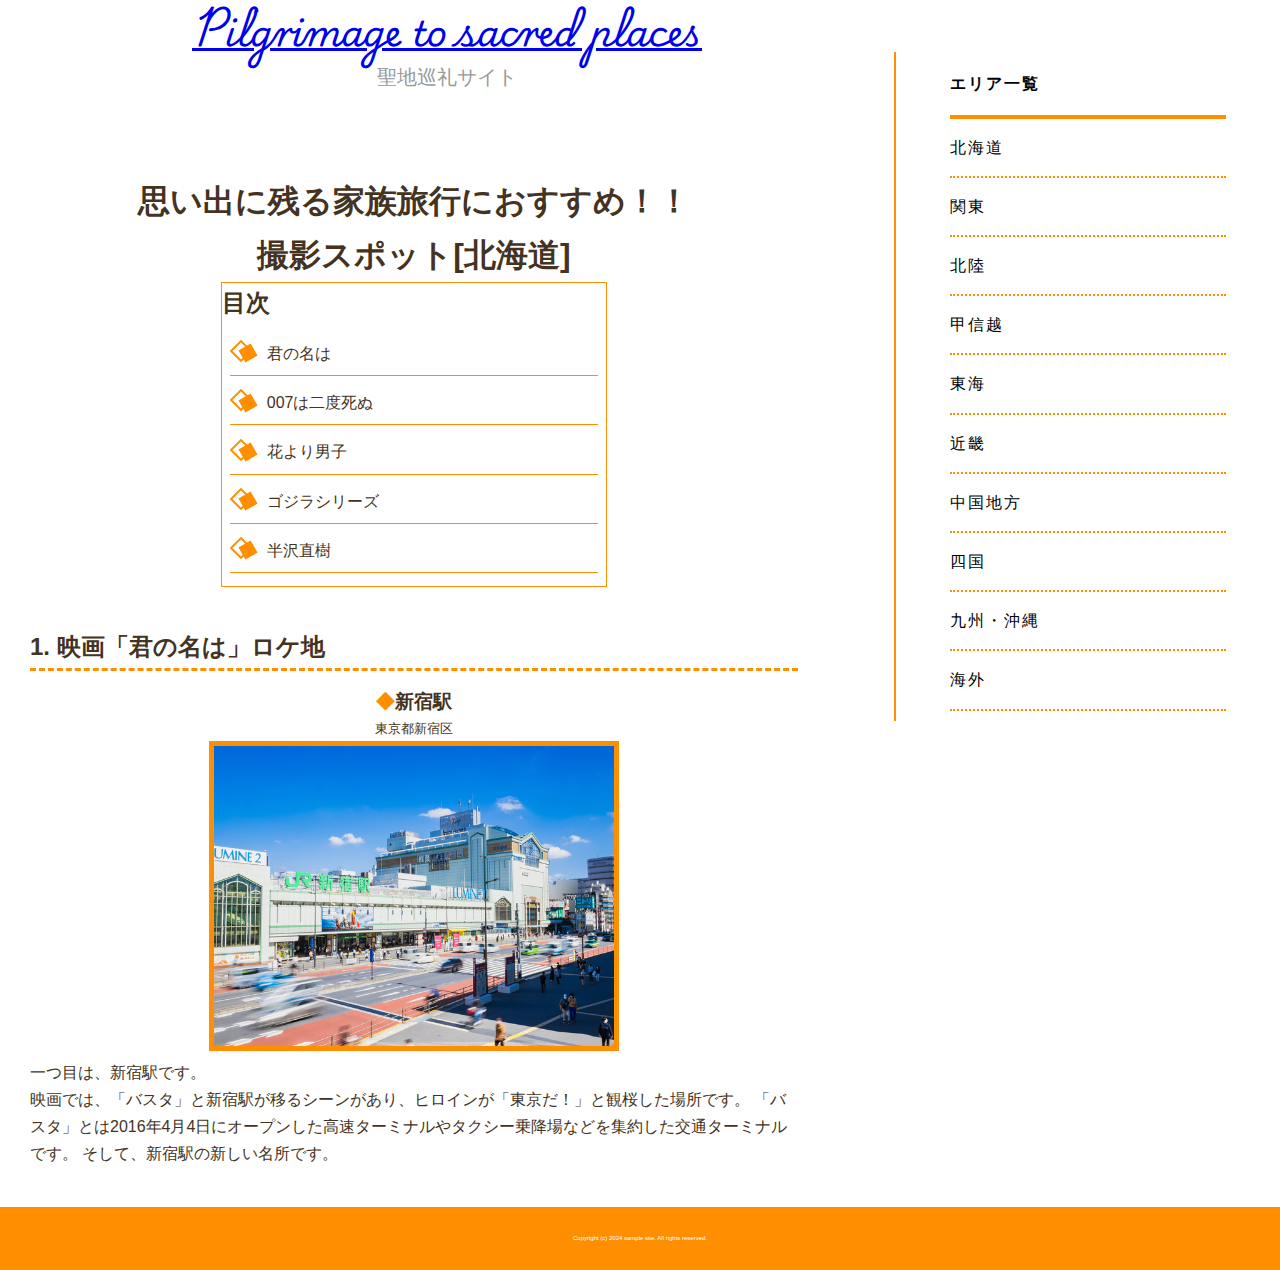
<file: sakuhin1/kantou.html>
<!DOCTYPE html>
<html lang="ja">
    <head>
        <meta charset="UTF-8">
        <title>聖地巡礼(海外編)</title>
        <meta name="viewport" content="width=device-width,initial-scale=1">
        <link rel="stylesheet" href="style.css">
        <link rel="preconnect" href="https://fonts.googleapis.com">
        <link rel="preconnect" href="https://fonts.gstatic.com" crossorigin>
        <link href="https://fonts.googleapis.com/css2?family=Playwrite+CU:wght@100..400&display=swap" rel="stylesheet">
    </head>
    <body>
        <header>
            <input type="checkbox" class="menu-btn" id="menu-btn">
            <label for="menu-btn" class="menu-icon"><span class="navicon"></span></label>              
            <ul class="menu">
                <li class="large"><a href="#">ログイン</a></li>
                <li class="large"><a href="#">会員ログイン</a></li>
                <li class="large"><a href="Index.html">HOME</a></li>
                <li class="large-li"><a href="#">エリア一覧</a></li>
                <li><a href="hokkaidou.html">北海道</a></li>
                <li><a href="kantou.html">関東</a></li>
                <li><a href="#">北陸</a></li>
                <li><a href="#">甲信越</a></li>
                <li><a href="#">東海</a></li>
                <li><a href="#">近畿</a></li>
                <li><a href="#">中国地方</a></li>
                <li><a href="#">四国</a></li>
                <li><a href="#">九州・沖縄</a></li>
                <li><a href="Index.html">海外</a></li>
            </ul>
        </header>

        <h1 class="site-title"><a href="Index.html">Pilgrimage to sacred places</a></h1>
        <p class="sub-title">聖地巡礼サイト</p> 
    
        <main>
            <div class="main-title">
                <h1>思い出に残る家族旅行におすすめ！！<br>撮影スポット[北海道]</h1>
            </div>

            <section class="mokuzi">
                <h2>目次</h2>
                    <ul class="cp_list">
                        <li>君の名は</li>
                        <li>007は二度死ぬ</li>
                        <li>花より男子</li>
                        <li>ゴジラシリーズ</li>
                        <li>半沢直樹</li>
                    </ul>    
            </section>

            <section class="hb">
                <h2>1. 映画「君の名は」ロケ地</h2>
                <div class="group1">
                    <h3 class="md1">新宿駅</h3>
                    <p class="basyo">東京都新宿区</p>              
                    <p class="syashin"><img class="photo"  src="image/kimi.jpg" alt="君の名は１"></p>
                    <p>一つ目は、新宿駅です。<br>
                        映画では、「バスタ」と新宿駅が移るシーンがあり、ヒロインが「東京だ！」と観桜した場所です。
                        「バスタ」とは2016年4月4日にオープンした高速ターミナルやタクシー乗降場などを集約した交通ターミナルです。
                        そして、新宿駅の新しい名所です。                   
                    </p>
                </div>
            </section>


        </main>

        <footer>
            <p><small>Copyright (c) 2024 sample site. All rights reserved.</small></p>
        </footer>
    </body>
</html>
</file>
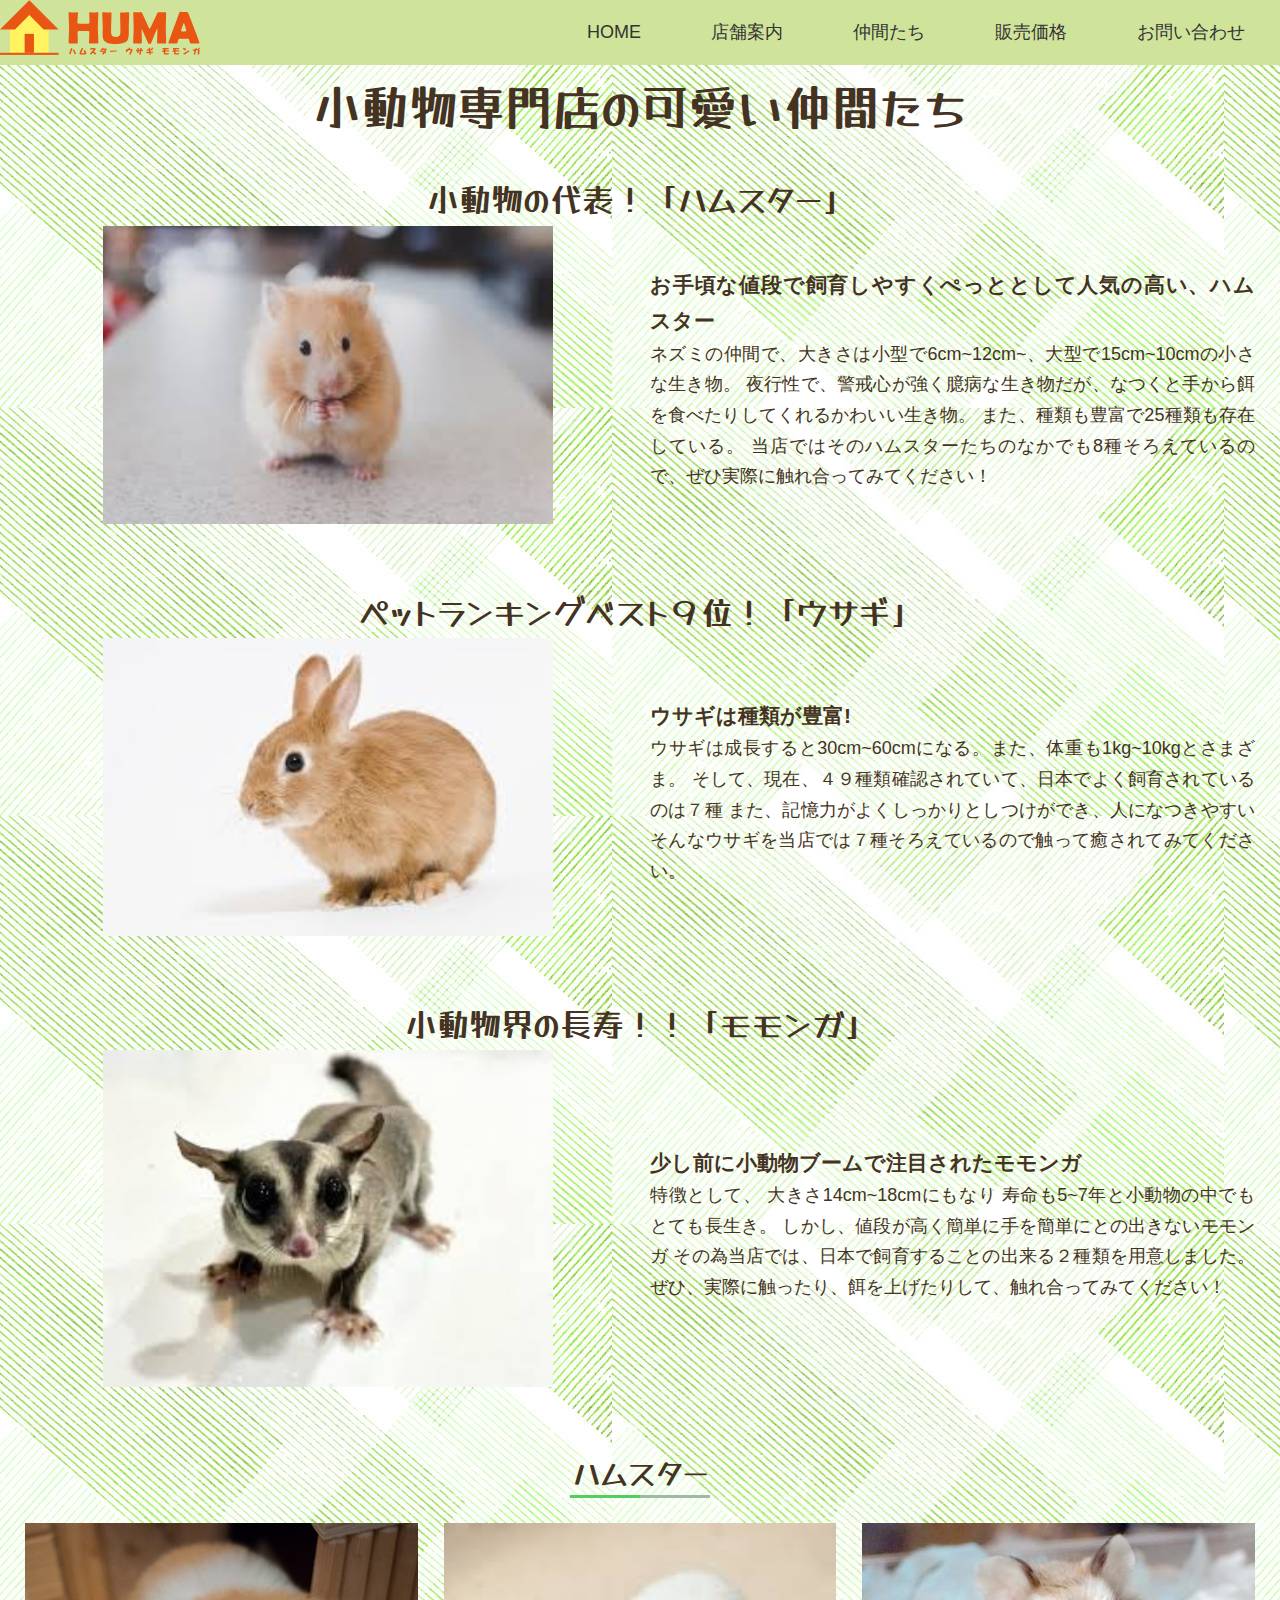
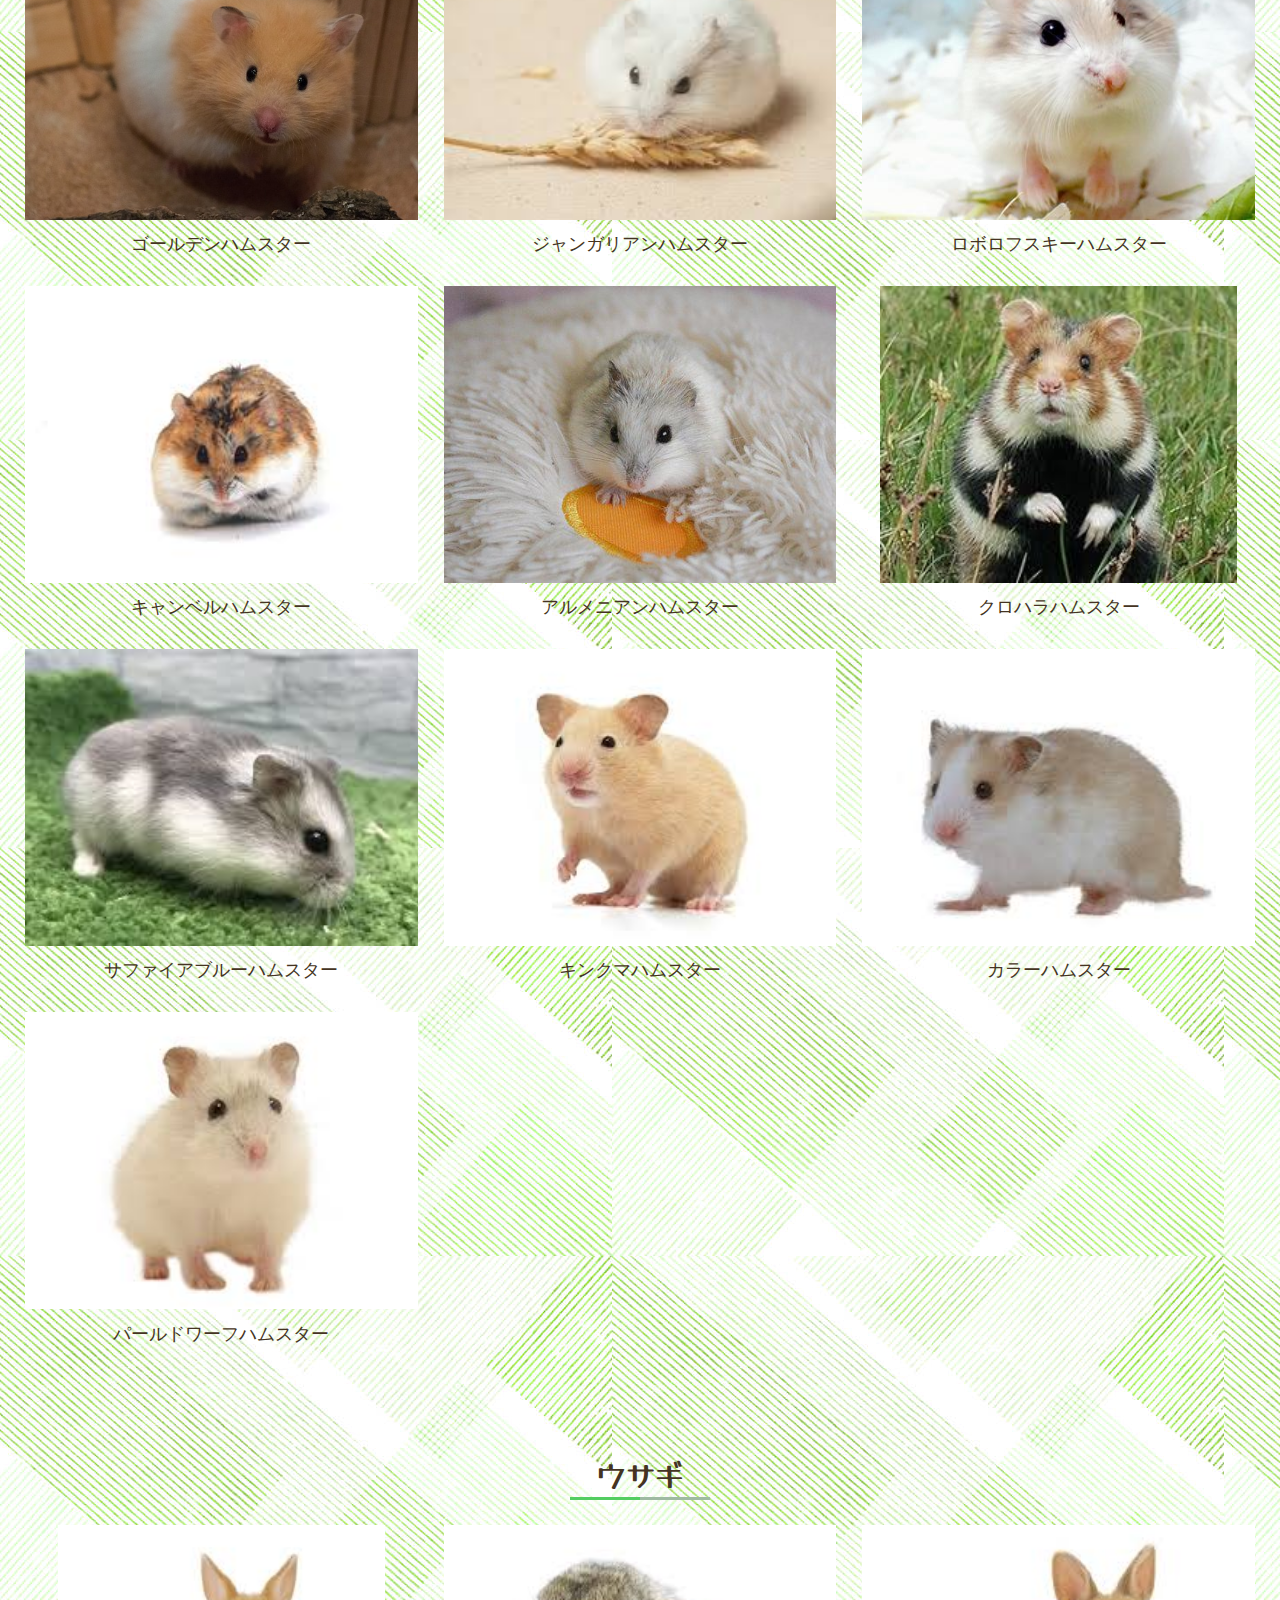
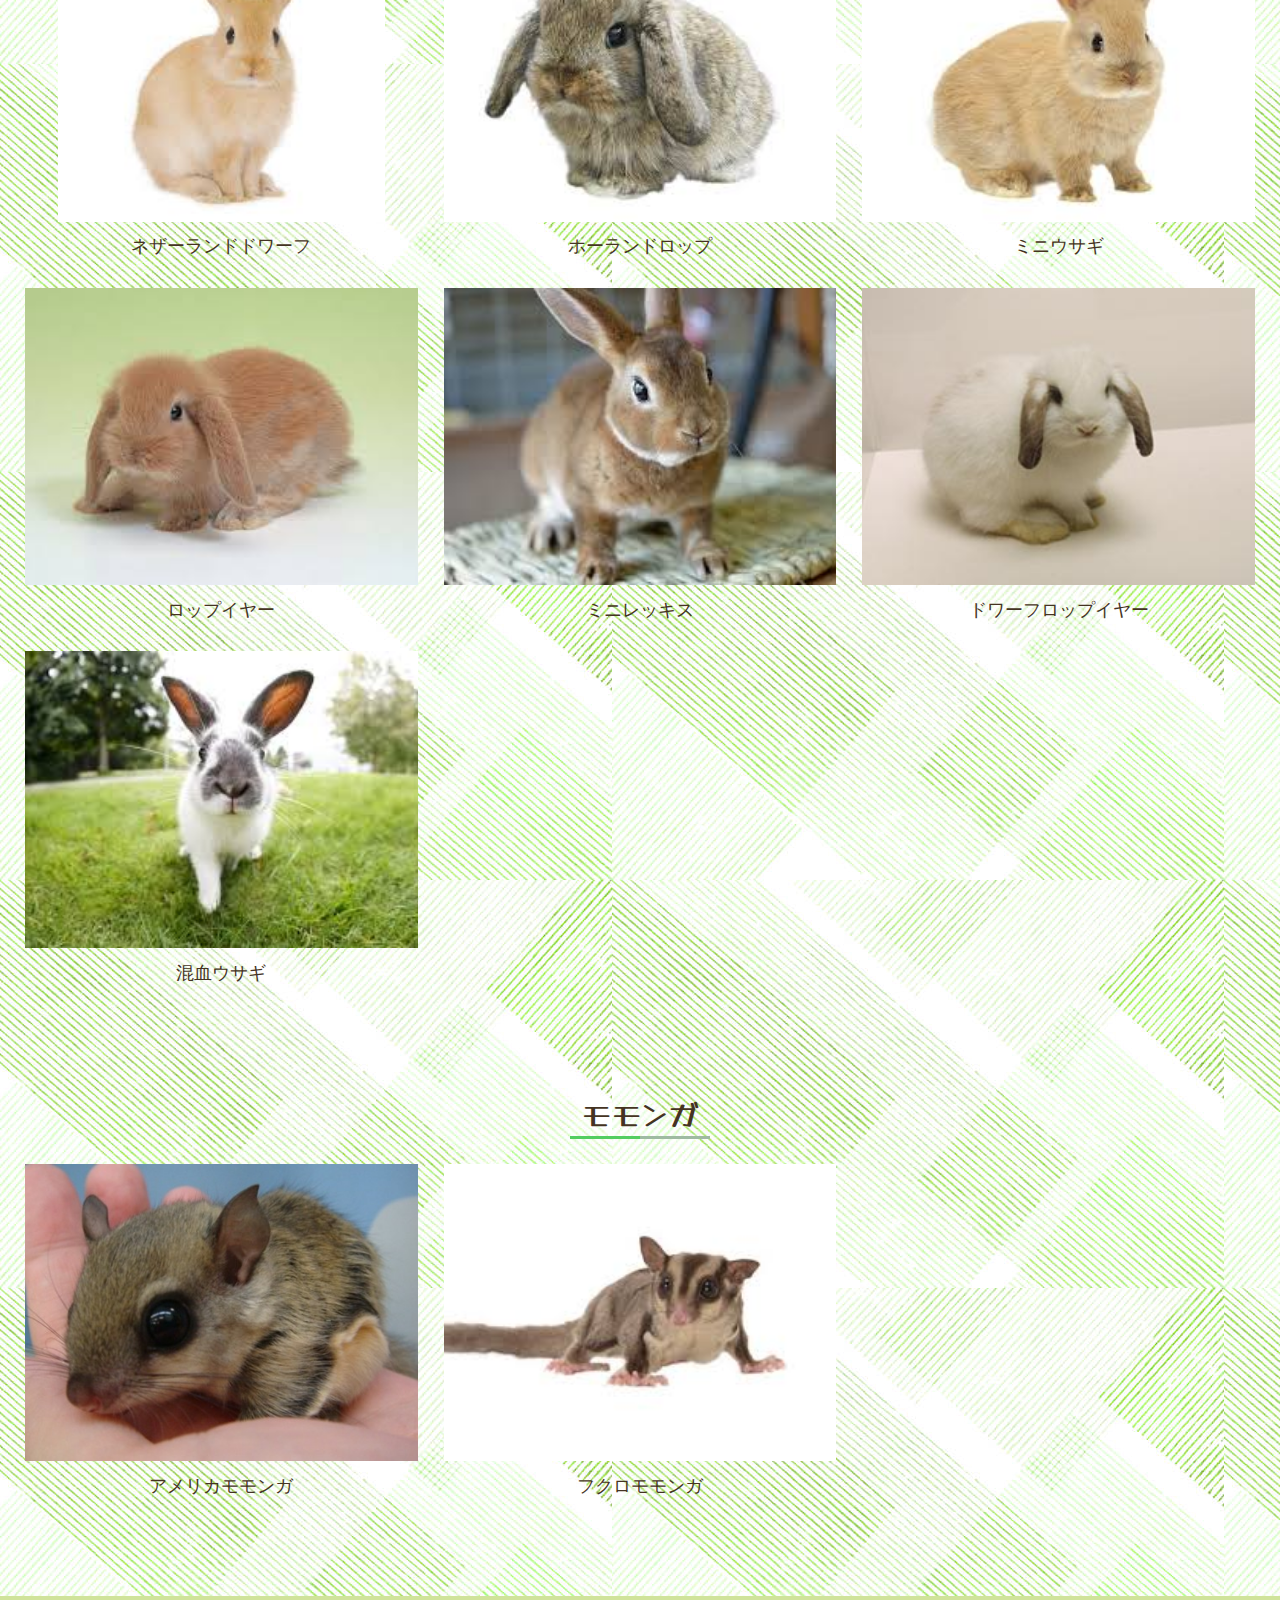
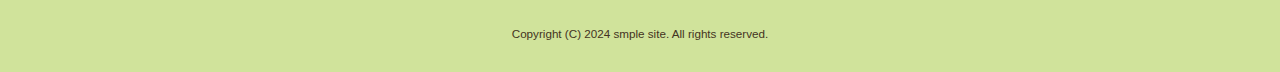
<file: sakuhin2/HUMA/family.html>
<!DOCTYPE html>
<html lang="ja">
<head>
    <meta charset="UTF-8">
    <meta name="viewport" content="width=device-width,initial-scale=1">
    <title>カフェで働く仲間たち</title>  
    <link rel="icon" type="image/png" href="favicon.png">
    <link rel="preconnect" href="https://fonts.googleapis.com">
    <link rel="preconnect" href="https://fonts.gstatic.com" crossorigin>
    <link href="https://fonts.googleapis.com/css2?family=Yusei+Magic&display=swap" rel="stylesheet">
    <link rel="stylesheet" href="css/huma.css" type="text/css">
</head>

<body>
    <header class="l-header clearfix">
        <div class="l-header__inner">
            <div class="l-header__inner__logo">
                <p class="photo"><a href="index.html"><img class="logo" src="image/logo_huma.svg" alt="ロゴ"></a></p>        
            </div>
            <div id="navControl">
                <a href="#" class="close">MENU</a>
            </div>
            <nav class="l-header__nav">
                <ul class="l-gnav">
                <li class="l-gnav__list"><a href="index.html">HOME</a></li>
                <li class="l-gnav__list"><a href="shop.html">店舗案内</a></li>
                <li class="l-gnav__list"><a href="family.html">仲間たち</a></li>
                <li class="l-gnav__list"><a href="kakaku.html">販売価格</a></li>
                <li class="l-gnav__list"><a href="form.html">お問い合わせ</a></li>
            </ul>
            </nav>
        </div>
    </header>

    <main>
        <div class="l-main__h1">
            <h1>小動物専門店の可愛い仲間たち</h1>
        </div>

        <section id="section1" class="l-section">
            <div class="l-section__inner">
                <h2 class="l-section__title">小動物の代表！「ハムスター」</h2>
                <div class="l-section__content">
                    <div class="l-section__image">
                        <img class="l-section__img" src="image/humstar.jpg" alt="ハム１" width="450px">
                    </div>
                    <div class="l-section__text">
                        <h3>お手頃な値段で飼育しやすくぺっととして人気の高い、ハムスター</h3>
                        <p>ネズミの仲間で、大きさは小型で6cm~12cm~、大型で15cm~10cmの小さな生き物。
                            夜行性で、警戒心が強く臆病な生き物だが、なつくと手から餌を食べたりしてくれるかわいい生き物。
                            また、種類も豊富で25種類も存在している。
                            当店ではそのハムスターたちのなかでも8種そろえているので、ぜひ実際に触れ合ってみてください！
                        </p>
                    </div>
                </div>
            </div>
        </section>
        
        <section id="section2" class="l-section">
            <div class="l-section__inner">
                <h2 class="l-section__title">ペットランキングベスト９位！「ウサギ」</h2>
                <div class="l-section__content">
                    <div class="l-section__image">
                        <img class="l-section__img" src="image/usagi.jpg" alt="うさ" width="450px">
                    </div>
                    <div class="l-section__text">
                        <h3>ウサギは種類が豊富!</h3>
                        <p>ウサギは成長すると30cm~60cmになる。また、体重も1kg~10kgとさまざま。
                            そして、現在、４９種類確認されていて、日本でよく飼育されているのは７種
                            また、記憶力がよくしっかりとしつけができ、人になつきやすい
                            そんなウサギを当店では７種そろえているので触って癒されてみてください。
                        </p>
                    </div>
                </div>
            </div>
        </section>
        
        <section id="section3" class="l-section">
            <div class="l-section__inner">
                <h2 class="l-section__title">小動物界の長寿！！「モモンガ」</h2>
                <div class="l-section__content">
                    <div class="l-section__image">
                        <img class="l-section__img" src="image/momonga.jpg" alt="モモ" width="450">
                    </div>
                    <div class="l-section__text">
                        <h3>少し前に小動物ブームで注目されたモモンガ</h3>
                        <p>特徴として、
                            大きさ14cm~18cmにもなり
                            寿命も5~7年と小動物の中でもとても長生き。
                            しかし、値段が高く簡単に手を簡単にとの出きないモモンガ
                            その為当店では、日本で飼育することの出来る２種類を用意しました。
                            ぜひ、実際に触ったり、餌を上げたりして、触れ合ってみてください！
                        </p>
                    </div>
                </div>
            </div>
        </section>
        

        <section class="l-section">
            <h2 class="l-section__heading text-center">ハムスター</h2>
            <div class="l-section__grid">
                <div class="l-item">
                    <figure>
                        <img class="l-grid__img" src="image/goldenhum.jpg" alt="ゴールデンハムスター">
                        <figcaption>ゴールデンハムスター</figcaption>
                    </figure>
                </div>
                <div class="l-item">
                    <figure>
                        <img class="l-grid__img" src="image/zyanngarianhum.jpg" alt="ジャンガリアンハムスター">
                        <figcaption>ジャンガリアンハムスター</figcaption>
                    </figure>
                </div>
                <div class="l-item">
                    <figure>
                        <img class="l-grid__img" src="image/roborohusukihamu.jpg" alt="ロボロフスキーハムスター">
                        <figcaption>ロボロフスキーハムスター</figcaption>
                    </figure>
                </div>
                <div class="l-item">
                    <figure>
                        <img class="l-grid__img" src="image/cyanbeyuhamu.jpg" alt="キャンベルハムスター">
                        <figcaption>キャンベルハムスター</figcaption>
                    </figure>
                </div>
                <div class="l-item">
                    <figure>
                        <img class="l-grid__img" src="image/aru.jpg" alt="アルメニアンハムスター">
                        <figcaption>アルメニアンハムスター</figcaption>
                    </figure>
                </div>
                <div class="l-item">
                    <figure>
                        <img class="l-grid__img" src="image/kurohara.jpg" alt="クロハラハムスター">
                        <figcaption>クロハラハムスター</figcaption>
                    </figure>
                </div>
                <div class="l-item">
                    <figure>
                        <img class="l-grid__img" src="image/safaiabuluhamu.jpg" alt="サファイアブルーハムスター">
                        <figcaption>サファイアブルーハムスター</figcaption>
                    </figure>
                </div>
                <div class="l-item">
                    <figure>
                        <img class="l-grid__img" src="image/kinkumahum.jpg" alt="キンクマハムスター">
                        <figcaption>キンクマハムスター</figcaption>
                    </figure>
                </div>
                <div class="l-item">
                    <figure>
                        <img class="l-grid__img" src="image/colorhum.jpg" alt="カラーハムスター">
                        <figcaption>カラーハムスター</figcaption>
                    </figure>
                </div>
                <div class="l-item">
                    <figure>
                        <img class="l-grid__img" src="image/parudowahuhamu.jpg" alt="パールドワーフハムスター">
                        <figcaption>パールドワーフハムスター</figcaption>
                    </figure>
                </div>
            </div>
        </section>
        
        
        <section class="l-section">
            <h2 class="l-section__heading text-center">ウサギ</h2>
            <div class="l-section__grid">
                <div class="l-item">
                    <figure>
                        <img class="l-grid__img" src="image/nezarandousa.jpg" alt="ネザーランドドワーフ">
                        <figcaption>ネザーランドドワーフ</figcaption>
                    </figure>
                </div>
                <div class="l-item">
                    <figure>
                        <img class="l-grid__img" src="image/horandoropp.jpg" alt="ホーランドロップ">
                        <figcaption>ホーランドロップ</figcaption>
                    </figure>
                </div>
                <div class="l-item">
                    <figure>
                        <img class="l-grid__img" src="image/miniusagi.jpg" alt="ミニウサギ">
                        <figcaption>ミニウサギ</figcaption>
                    </figure>
                </div>
                <div class="l-item">
                    <figure>
                        <img class="l-grid__img" src="image/roppuiya.jpg" alt="ロップイヤー">
                        <figcaption>ロップイヤー</figcaption>
                    </figure>
                </div>
                <div class="l-item">
                    <figure>
                        <img class="l-grid__img" src="image/minirekissu.jpg" alt="ミニレッキス">
                        <figcaption>ミニレッキス</figcaption>
                    </figure>
                </div>
                <div class="l-item">
                    <figure>
                        <img class="l-grid__img" src="image/dowahuropu.jpg" alt="ドワーフロップイヤー">
                        <figcaption>ドワーフロップイヤー</figcaption>
                    </figure>
                </div>
                <div class="l-item">
                    <figure>
                        <img class="l-grid__img" src="image/konketuusagi.jpg" alt="混血ウサギ">
                        <figcaption>混血ウサギ</figcaption>
                    </figure>
                </div>
            </div>
        </section>
        
        <section class="l-section">
            <h2 class="l-section__heading text-center">モモンガ</h2>
            <div class="l-section__grid">
                <div class="l-item">
                    <figure>
                        <img class="l-grid__img" src="image/amerikamomo.jpg" alt="アメリカモモンガ">
                        <figcaption>アメリカモモンガ</figcaption>
                    </figure>
                </div>
                <div class="l-item">
                    <figure>
                        <img class="l-grid__img" src="image/hukuromomonga.jpg" alt="フクロモモンガ">
                        <figcaption>フクロモモンガ</figcaption>
                    </figure>
                </div>
            </div>
        </section>
        
    </main>

    <footer class="l-footer">
        <p><small>Copyright (C) 2024 smple site. All rights reserved.</small></p>    
    </footer>

    <script src="https://ajax.googleapis.com/ajax/libs/jquery/1.8.2/jquery.min.js"></script>
    <script type="text/javascript" src="js/common.js"></script>
</body>
</html>
</file>
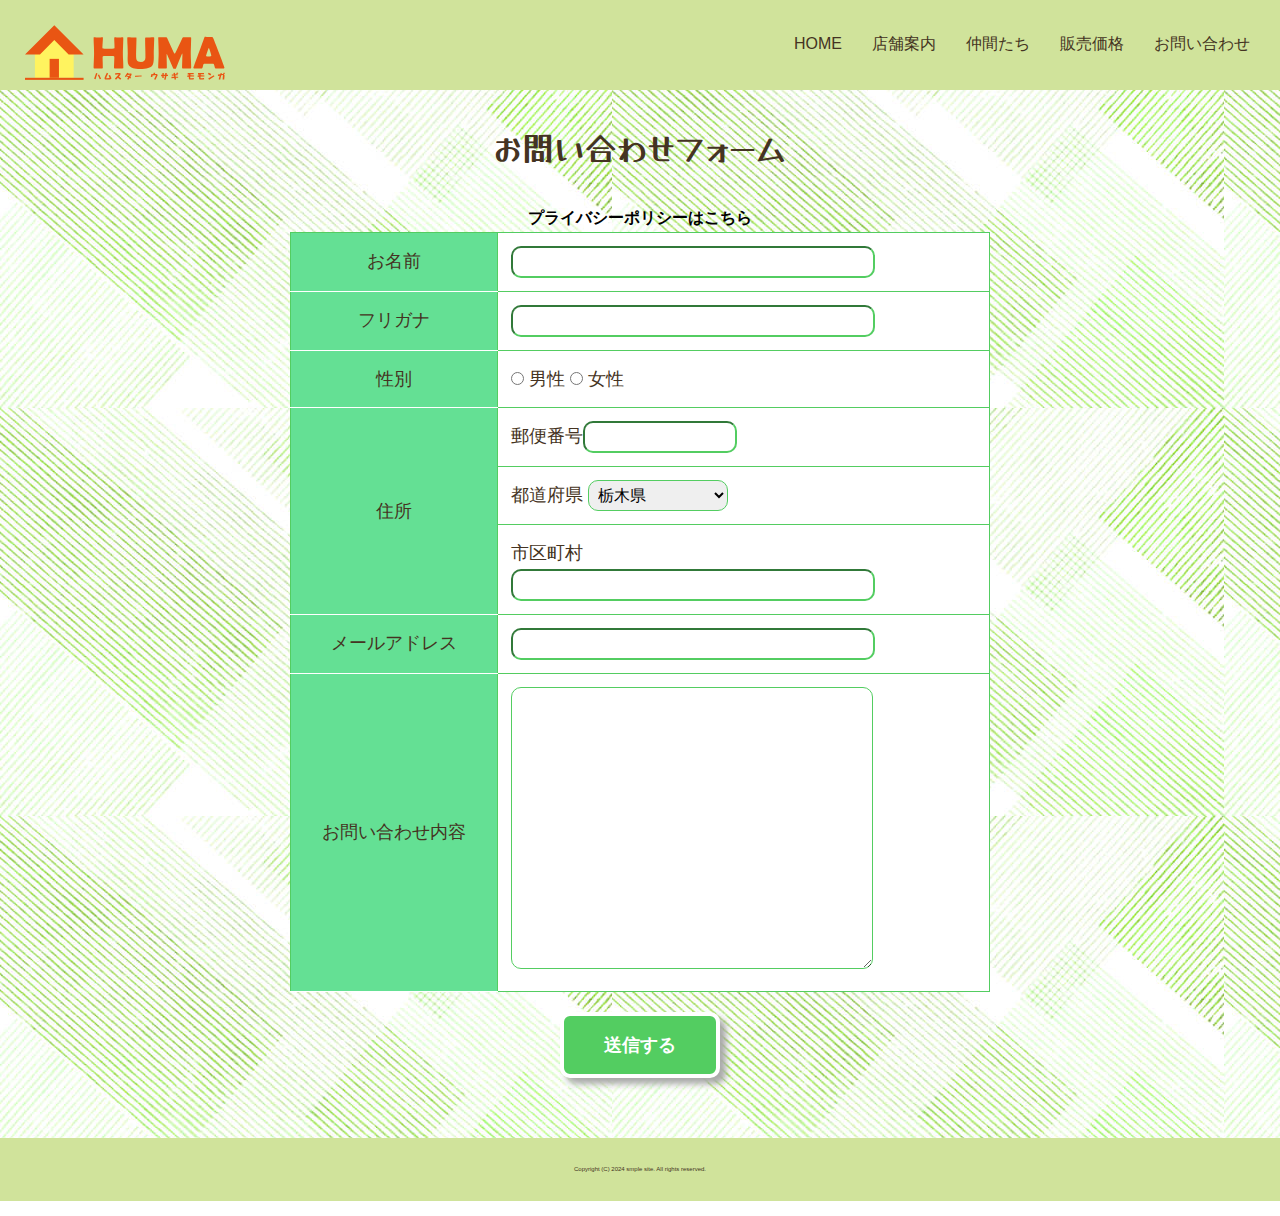
<file: sakuhin2/HUMA/form.html>
<!doctype html>
<html lang="ja">

<head>
  <meta charset="UTF-8">
  <title>お問い合わせフォーム</title>
  <meta name="description" content="1行テキスト入力欄゙">
  <link rel="stylesheet" href="css/pc.css" type="text/css" media="screen and (min-width: 768px)">
  <link rel="stylesheet" href="css/sp.css" type="text/css" media="screen and (max-width: 768px)">
  <link rel="icon" type="image/png" href="favicon.png">
  <link rel="preconnect" href="https://fonts.googleapis.com">
  <link rel="preconnect" href="https://fonts.gstatic.com" crossorigin>
  <link href="https://fonts.googleapis.com/css2?family=Yusei+Magic&display=swap" rel="stylesheet">
</head>

<body>
  <header class="l-header clearfix">
    <div class="l-header__inner">
      <div class="l-header__inner__logo">
        <p class="photo"><a href="index.html"><img class="logo" src="image/logo_huma.svg" alt="ロゴ"></a></p>        
      </div>
      <div id="navControl">
        <a href="#" class="close">MENU</a>
      </div>
      <nav class="l-header__nav">
        <ul class="l-gnav">
          <li class="l-gnav__list"><a href="index.html">HOME</a></li>
          <li class="l-gnav__list"><a href="shop.html">店舗案内</a></li>
          <li class="l-gnav__list"><a href="family.html">仲間たち</a></li>
          <li class="l-gnav__list"><a href="kakaku.html">販売価格</a></li>
          <li class="l-gnav__list"><a href="form.html">お問い合わせ</a></li>
        </ul>
      </nav>
    </div>
  </header>

    <main>
      <div class="h1">
         <h1 class="formh1">お問い合わせフォーム</h1>         
      </div>

      <center><h4><a href="privacy.html">プライバシーポリシーはこちら</a></h4></center>

         <div class="main_contents"> 
            <form action="aceami113@gmail.com" method="post">
              <input type="hidden">
              <table class="form-table">
                <tr>
                  <th>お名前</th>
                  <td><input class="textbox" type="text"name="name" size="40"></td>
                </tr>
                <tr>
                  <th>フリガナ</th>
                  <td><input class="textbox" type="text"name="name2" size="40"></td>
                </tr>
                <tr>
                  <th>性別</th>
                  <td><input type="radio" name="gender" id="man" value="man">
                  <label for="man">男性</label>
                  <input type="radio" name="gender" id="female" value="female">
                  <label for="female">女性</label></td>
                </tr>
                <tr>
                  <th rowspan="3">住所</th>
                  <td>郵便番号<input class="textsmall" type="text" name="zipcode" size="10"></td>
                </tr>
                <tr>
                  <td>都道府県
                    <select class="textsmall" name="divisions">
                      <option>栃木県</option>
                      <option>群馬県</option>
                      <option>茨城県</option>
                      <option>埼玉県</option>
                      <option>東京都</option>
                      <option>千葉県</option>
                      <option>神奈川県</option>
                    </select>
                  </td>  
                </tr>
                <tr>
                  <td>市区町村<br><input class="textbox" type="text" name="address" size="60"></td>            
                </tr>
                <tr>
                  <th>メールアドレス</th>
                  <td><input class="textbox" type="text" name="mail" size="35"></td>
                </tr>
                <tr>
                  <th>お問い合わせ内容</th>
                  <td><textarea class="textbox" id="message" cols="35" rows="15"></textarea> </td>
                </tr>
              </table>      
            <p class="submit"><input  type="submit"  class="button"  value="送信する"></p>
        </form>
        </div>
    </main>
    <footer>
        <p>
            <small>Copyright (C) 2024 smple site. All rights reserved.</small>
        </p>
    </footer>
  <script src="https://ajax.googleapis.com/ajax/libs/jquery/1.8.2/jquery.min.js"></script>
  <script type="text/javascript" src="js/common.js"></script>
</body>

</html>
</file>
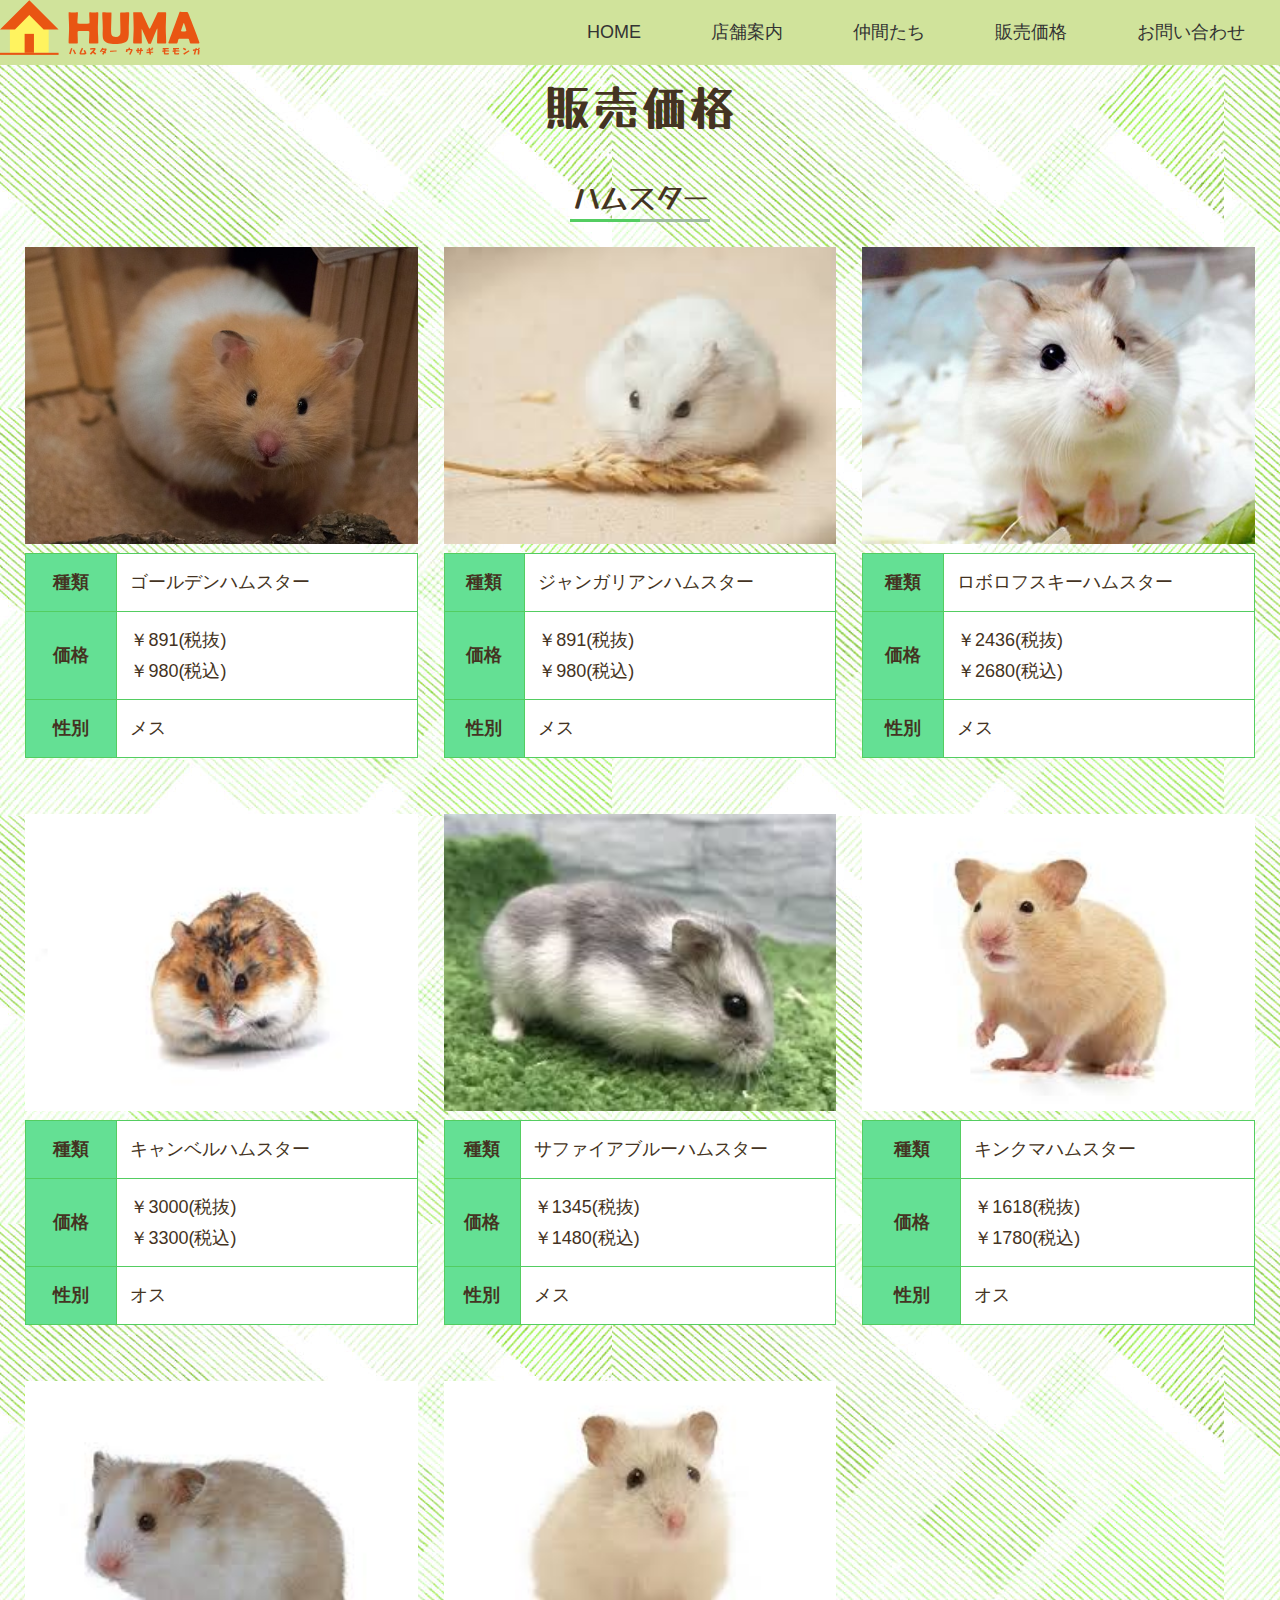
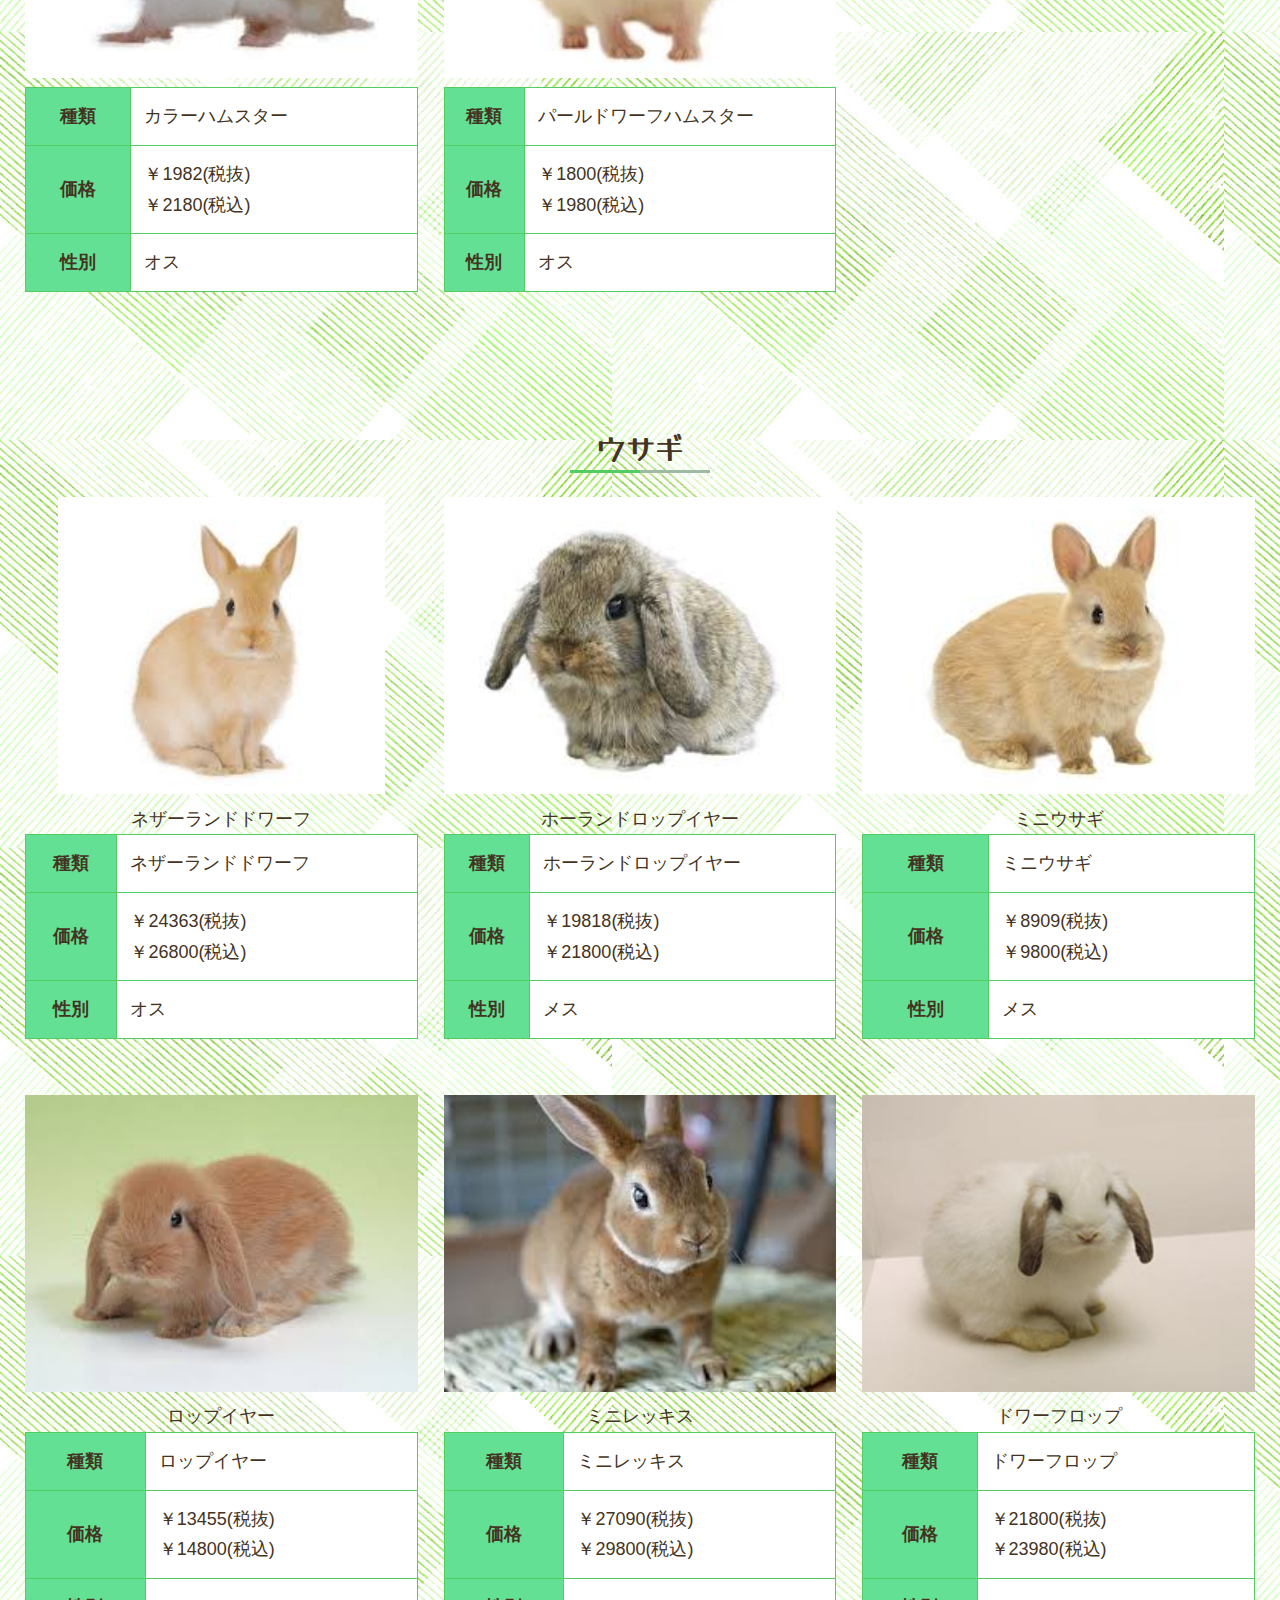
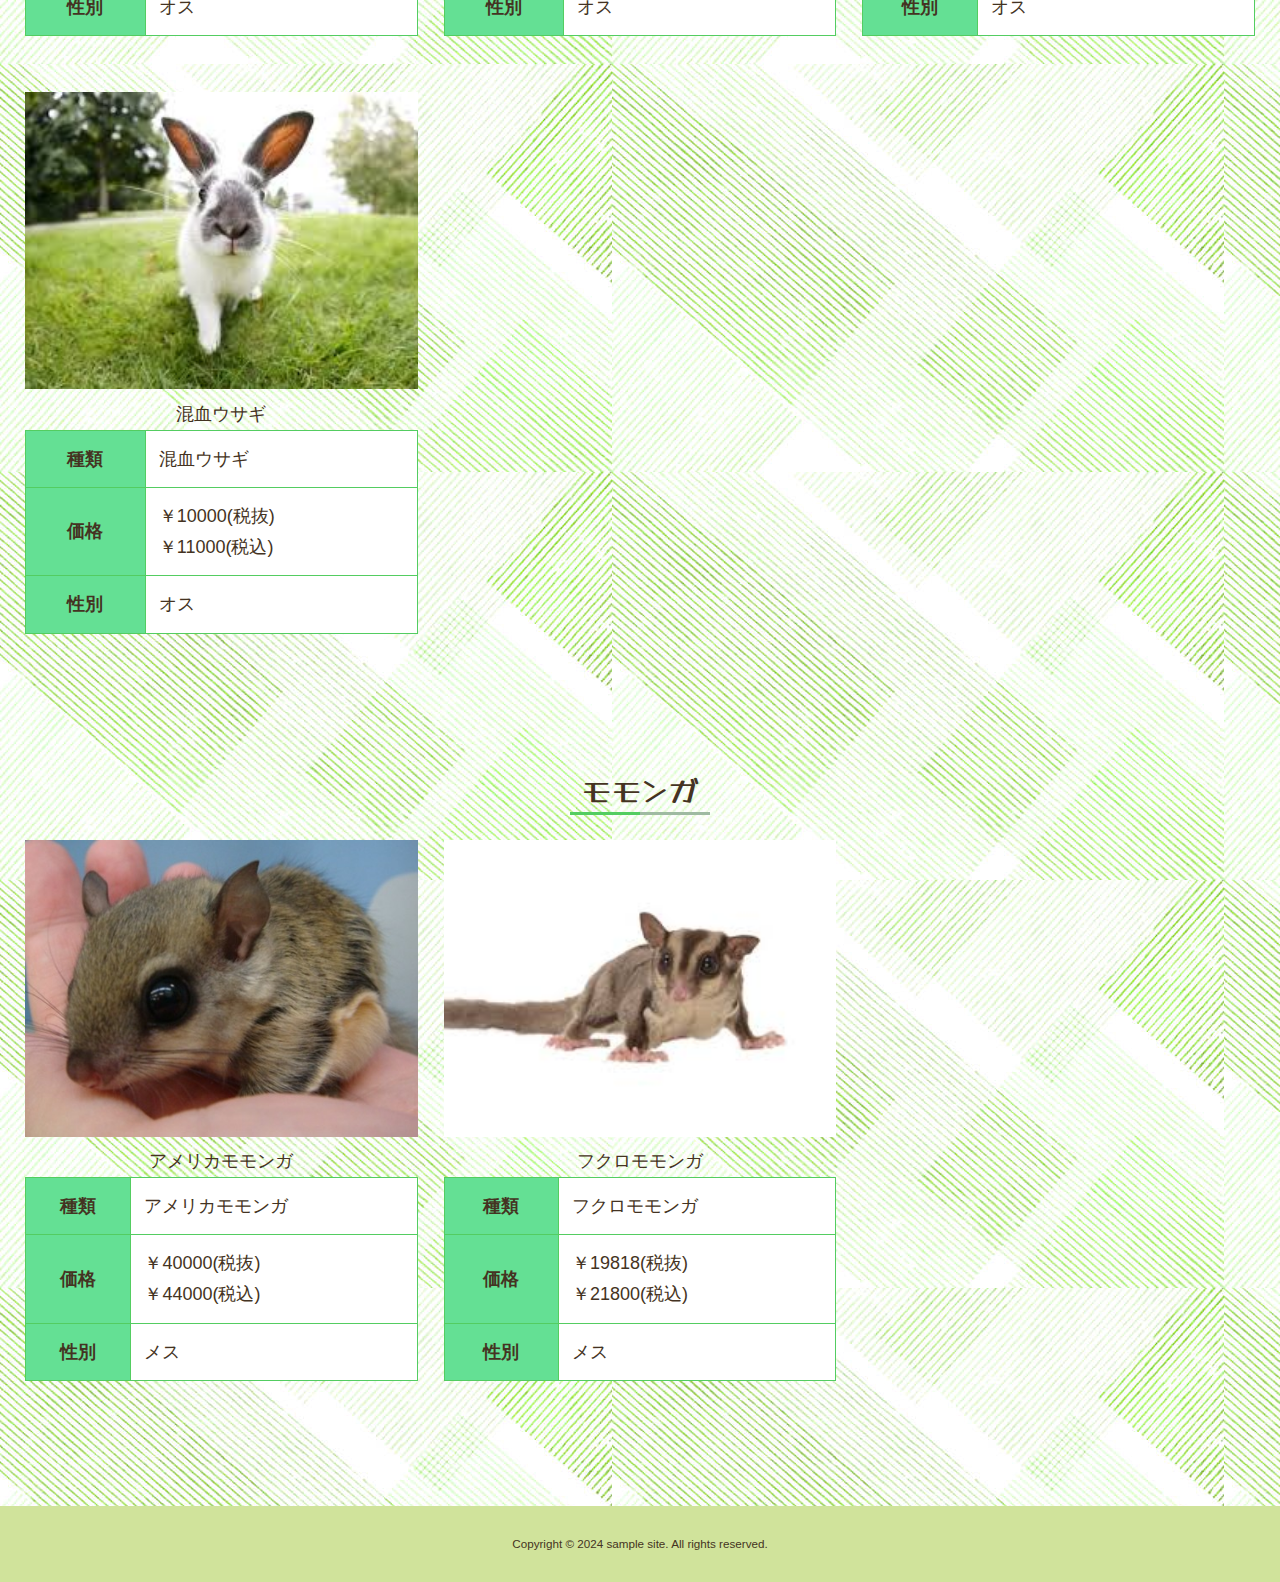
<file: sakuhin2/HUMA/kakaku.html>
<!DOCTYPE html>
<html lang="ja">
<head>
    <meta charset="UTF-8">
    <meta name="viewport" content="width=device-width,initial-scale=1">
    <title>販売価格</title>  
    <link rel="icon" type="image/png" href="favicon.png">
    <link rel="preconnect" href="https://fonts.googleapis.com">
    <link rel="preconnect" href="https://fonts.gstatic.com" crossorigin>
    <link href="https://fonts.googleapis.com/css2?family=Yusei+Magic&display=swap" rel="stylesheet">
    <link rel="stylesheet" href="css/huma.css" type="text/css">
</head>

<body>

    <header class="l-header clearfix">
        <div class="l-header__inner">
            <div class="l-header__inner__logo">
                <p class="photo"><a href="index.html"><img class="logo" src="image/logo_huma.svg" alt="ロゴ"></a></p>
            </div>
            <div id="navControl">
                <a href="#" class="close">MENU</a>
            </div>
            <nav class="l-header__nav">
                <ul class="l-gnav">
                    <li class="l-gnav__list"><a href="index.html">HOME</a></li>
                    <li class="l-gnav__list"><a href="shop.html">店舗案内</a></li>
                    <li class="l-gnav__list"><a href="family.html">仲間たち</a></li>
                    <li class="l-gnav__list"><a href="kakaku.html">販売価格</a></li>
                    <li class="l-gnav__list"><a href="form.html">お問い合わせ</a></li>
                </ul>
            </nav>
        </div>
    </header>

    <main>        
    <div class="h1">
        <h1>販売価格</h1>
    </div>    
    
    <section class="l-section">
        <h2 class="l-section__heading text-center">ハムスター</h2>
        <div class="l-section__grid">
            <div class="l-item">
                <figure>
                    <img class="l-grid__img" src="image/goldenhum.jpg" alt="ゴールデンハムスター">
                </figure>
                <table class="l-item__table">
                    <tr>
                        <th>種類</th>
                        <td>ゴールデンハムスター</td>
                    </tr>
                    <tr>
                        <th>価格</th>
                        <td>￥891(税抜)<br>￥980(税込)</td>
                    </tr>
                    <tr>
                        <th>性別</th>
                        <td>メス</td>
                    </tr>
                </table>
            </div>
    
            <div class="l-item">
                <figure>
                    <img class="l-grid__img" src="image/zyanngarianhum.jpg" alt="ジャンガリアンハムスター">
                </figure>
                <table class="l-item__table">
                    <tr>
                        <th>種類</th>
                        <td>ジャンガリアンハムスター</td>
                    </tr>
                    <tr>
                        <th>価格</th>
                        <td>￥891(税抜)<br>￥980(税込)</td>
                    </tr>
                    <tr>
                        <th>性別</th>
                        <td>メス</td>
                    </tr>
                </table>
            </div>
    
            <div class="l-item">
                <figure>
                    <img class="l-grid__img" src="image/roborohusukihamu.jpg" alt="ロボロフスキーハムスター">
                </figure>
                <table class="l-item__table">
                    <tr>
                        <th>種類</th>
                        <td>ロボロフスキーハムスター</td>
                    </tr>
                    <tr>
                        <th>価格</th>
                        <td>￥2436(税抜)<br>￥2680(税込)</td>
                    </tr>
                    <tr>
                        <th>性別</th>
                        <td>メス</td>
                    </tr>
                </table>
            </div>
    
            <div class="l-item">
                <figure>
                    <img class="l-grid__img" src="image/cyanbeyuhamu.jpg" alt="キャンベルハムスター">
                </figure>
                <table class="l-item__table">
                    <tr>
                        <th>種類</th>
                        <td>キャンベルハムスター</td>
                    </tr>
                    <tr>
                        <th>価格</th>
                        <td>￥3000(税抜)<br>￥3300(税込)</td>
                    </tr>
                    <tr>
                        <th>性別</th>
                        <td>オス</td>
                    </tr>
                </table>
            </div>
    
            <div class="l-item">
                <figure>
                    <img class="l-grid__img" src="image/safaiabuluhamu.jpg" alt="サファイアブルーハムスター">
                </figure>
                <table class="l-item__table">
                    <tr>
                        <th>種類</th>
                        <td>サファイアブルーハムスター</td>
                    </tr>
                    <tr>
                        <th>価格</th>
                        <td>￥1345(税抜)<br>￥1480(税込)</td>
                    </tr>
                    <tr>
                        <th>性別</th>
                        <td>メス</td>
                    </tr>
                </table>
            </div>
    
            <div class="l-item">
                <figure>
                    <img class="l-grid__img" src="image/kinkumahum.jpg" alt="キンクマハムスター">
                </figure>
                <table class="l-item__table">
                    <tr>
                        <th>種類</th>
                        <td>キンクマハムスター</td>
                    </tr>
                    <tr>
                        <th>価格</th>
                        <td>￥1618(税抜)<br>￥1780(税込)</td>
                    </tr>
                    <tr>
                        <th>性別</th>
                        <td>オス</td>
                    </tr>
                </table>
            </div>
    
            <div class="l-item">
                <figure>
                    <img class="l-grid__img" src="image/colorhum.jpg" alt="カラーハムスター">
                </figure>
                <table class="l-item__table">
                    <tr>
                        <th>種類</th>
                        <td>カラーハムスター</td>
                    </tr>
                    <tr>
                        <th>価格</th>
                        <td>￥1982(税抜)<br>￥2180(税込)</td>
                    </tr>
                    <tr>
                        <th>性別</th>
                        <td>オス</td>
                    </tr>
                </table>
            </div>
    
            <div class="l-item">
                <figure>
                    <img class="l-grid__img" src="image/parudowahuhamu.jpg" alt="パールドワーフハムスター">
                </figure>
                <table class="l-item__table">
                    <tr>
                        <th>種類</th>
                        <td>パールドワーフハムスター</td>
                    </tr>
                    <tr>
                        <th>価格</th>
                        <td>￥1800(税抜)<br>￥1980(税込)</td>
                    </tr>
                    <tr>
                        <th>性別</th>
                        <td>オス</td>
                    </tr>
                </table>
            </div>
        </div>
    </section>
    
    <section class="l-section">
        <h2 class="l-section__heading text-center">ウサギ</h2>
        <div class="l-section__grid">
            <div class="l-item">
                <figure>
                    <img class="l-grid__img" src="image/nezarandousa.jpg" alt="ネザーランドドワーフ">
                    <figcaption>ネザーランドドワーフ</figcaption>
                </figure>
                <table class="l-item__table">
                    <tr>
                        <th>種類</th>
                        <td>ネザーランドドワーフ</td>
                    </tr>
                    <tr>
                        <th>価格</th>
                        <td>￥24363(税抜)<br>￥26800(税込)</td>
                    </tr>
                    <tr>
                        <th>性別</th>
                        <td>オス</td>
                    </tr>
                </table>
            </div>
    
            <div class="l-item">
                <figure>
                    <img class="l-grid__img" src="image/horandoropp.jpg" alt="ホーランドロップイヤー">
                    <figcaption>ホーランドロップイヤー</figcaption>
                </figure>
                <table class="l-item__table">
                    <tr>
                        <th>種類</th>
                        <td>ホーランドロップイヤー</td>
                    </tr>
                    <tr>
                        <th>価格</th>
                        <td>￥19818(税抜)<br>￥21800(税込)</td>
                    </tr>
                    <tr>
                        <th>性別</th>
                        <td>メス</td>
                    </tr>
                </table>
            </div>
    
            <div class="l-item">
                <figure>
                    <img class="l-grid__img" src="image/miniusagi.jpg" alt="ミニウサギ">
                    <figcaption>ミニウサギ</figcaption>
                </figure>
                <table class="l-item__table">
                    <tr>
                        <th>種類</th>
                        <td>ミニウサギ</td>
                    </tr>
                    <tr>
                        <th>価格</th>
                        <td>￥8909(税抜)<br>￥9800(税込)</td>
                    </tr>
                    <tr>
                        <th>性別</th>
                        <td>メス</td>
                    </tr>
                </table>
            </div>
    
            <div class="l-item">
                <figure>
                    <img class="l-grid__img" src="image/roppuiya.jpg" alt="ロップイヤー">
                    <figcaption>ロップイヤー</figcaption>
                </figure>
                <table class="l-item__table">
                    <tr>
                        <th>種類</th>
                        <td>ロップイヤー</td>
                    </tr>
                    <tr>
                        <th>価格</th>
                        <td>￥13455(税抜)<br>￥14800(税込)</td>
                    </tr>
                    <tr>
                        <th>性別</th>
                        <td>オス</td>
                    </tr>
                </table>
            </div>
    
            <div class="l-item">
                <figure>
                    <img class="l-grid__img" src="image/minirekissu.jpg" alt="ミニレッキス">
                    <figcaption>ミニレッキス</figcaption>
                </figure>
                <table class="l-item__table">
                    <tr>
                        <th>種類</th>
                        <td>ミニレッキス</td>
                    </tr>
                    <tr>
                        <th>価格</th>
                        <td>￥27090(税抜)<br>￥29800(税込)</td>
                    </tr>
                    <tr>
                        <th>性別</th>
                        <td>オス</td>
                    </tr>
                </table>
            </div>
    
            <div class="l-item">
                <figure>
                    <img class="l-grid__img" src="image/dowahuropu.jpg" alt="ドワーフロップ">
                    <figcaption>ドワーフロップ</figcaption>
                </figure>
                <table class="l-item__table">
                    <tr>
                        <th>種類</th>
                        <td>ドワーフロップ</td>
                    </tr>
                    <tr>
                        <th>価格</th>
                        <td>￥21800(税抜)<br>￥23980(税込)</td>
                    </tr>
                    <tr>
                        <th>性別</th>
                        <td>オス</td>
                    </tr>
                </table>
            </div>
    
            <div class="l-item">
                <figure>
                    <img class="l-grid__img" src="image/konketuusagi.jpg" alt="混血ウサギ">
                    <figcaption>混血ウサギ</figcaption>
                </figure>
                <table class="l-item__table">
                    <tr>
                        <th>種類</th>
                        <td>混血ウサギ</td>
                    </tr>
                    <tr>
                        <th>価格</th>
                        <td>￥10000(税抜)<br>￥11000(税込)</td>
                    </tr>
                    <tr>
                        <th>性別</th>
                        <td>オス</td>
                    </tr>
                </table>
            </div>
        </div>
    </section>
    
    <section class="l-section">
        <h2 class="l-section__heading text-center">モモンガ</h2>
        <div class="l-section__grid">
            <div class="l-item">
                <figure>
                    <img class="l-grid__img" src="image/amerikamomo.jpg" alt="アメリカモモンガ">
                    <figcaption>アメリカモモンガ</figcaption>
                </figure>
                <table class="l-item__table">
                    <tr>
                        <th>種類</th>
                        <td>アメリカモモンガ</td>
                    </tr>
                    <tr>
                        <th>価格</th>
                        <td>￥40000(税抜)<br>￥44000(税込)</td>
                    </tr>
                    <tr>
                        <th>性別</th>
                        <td>メス</td>
                    </tr>
                </table>
            </div>
    
            <div class="l-item">
                <figure>
                    <img class="l-grid__img" src="image/hukuromomonga.jpg" alt="フクロモモンガ">
                    <figcaption>フクロモモンガ</figcaption>
                </figure>
                <table class="l-item__table">
                    <tr>
                        <th>種類</th>
                        <td>フクロモモンガ</td>
                    </tr>
                    <tr>
                        <th>価格</th>
                        <td>￥19818(税抜)<br>￥21800(税込)</td>
                    </tr>
                    <tr>
                        <th>性別</th>
                        <td>メス</td>
                    </tr>
                </table>
            </div>
        </div>
    </section>
    
    <footer>
        <p>
            <small>Copyright &copy; 2024 sample site. All rights reserved.</small>
        </p>
    </footer>
    
    <script src="https://ajax.googleapis.com/ajax/libs/jquery/1.8.2/jquery.min.js"></script>
    <script type="text/javascript" src="js/common.js"></script>
    </body>
</html>
</file>
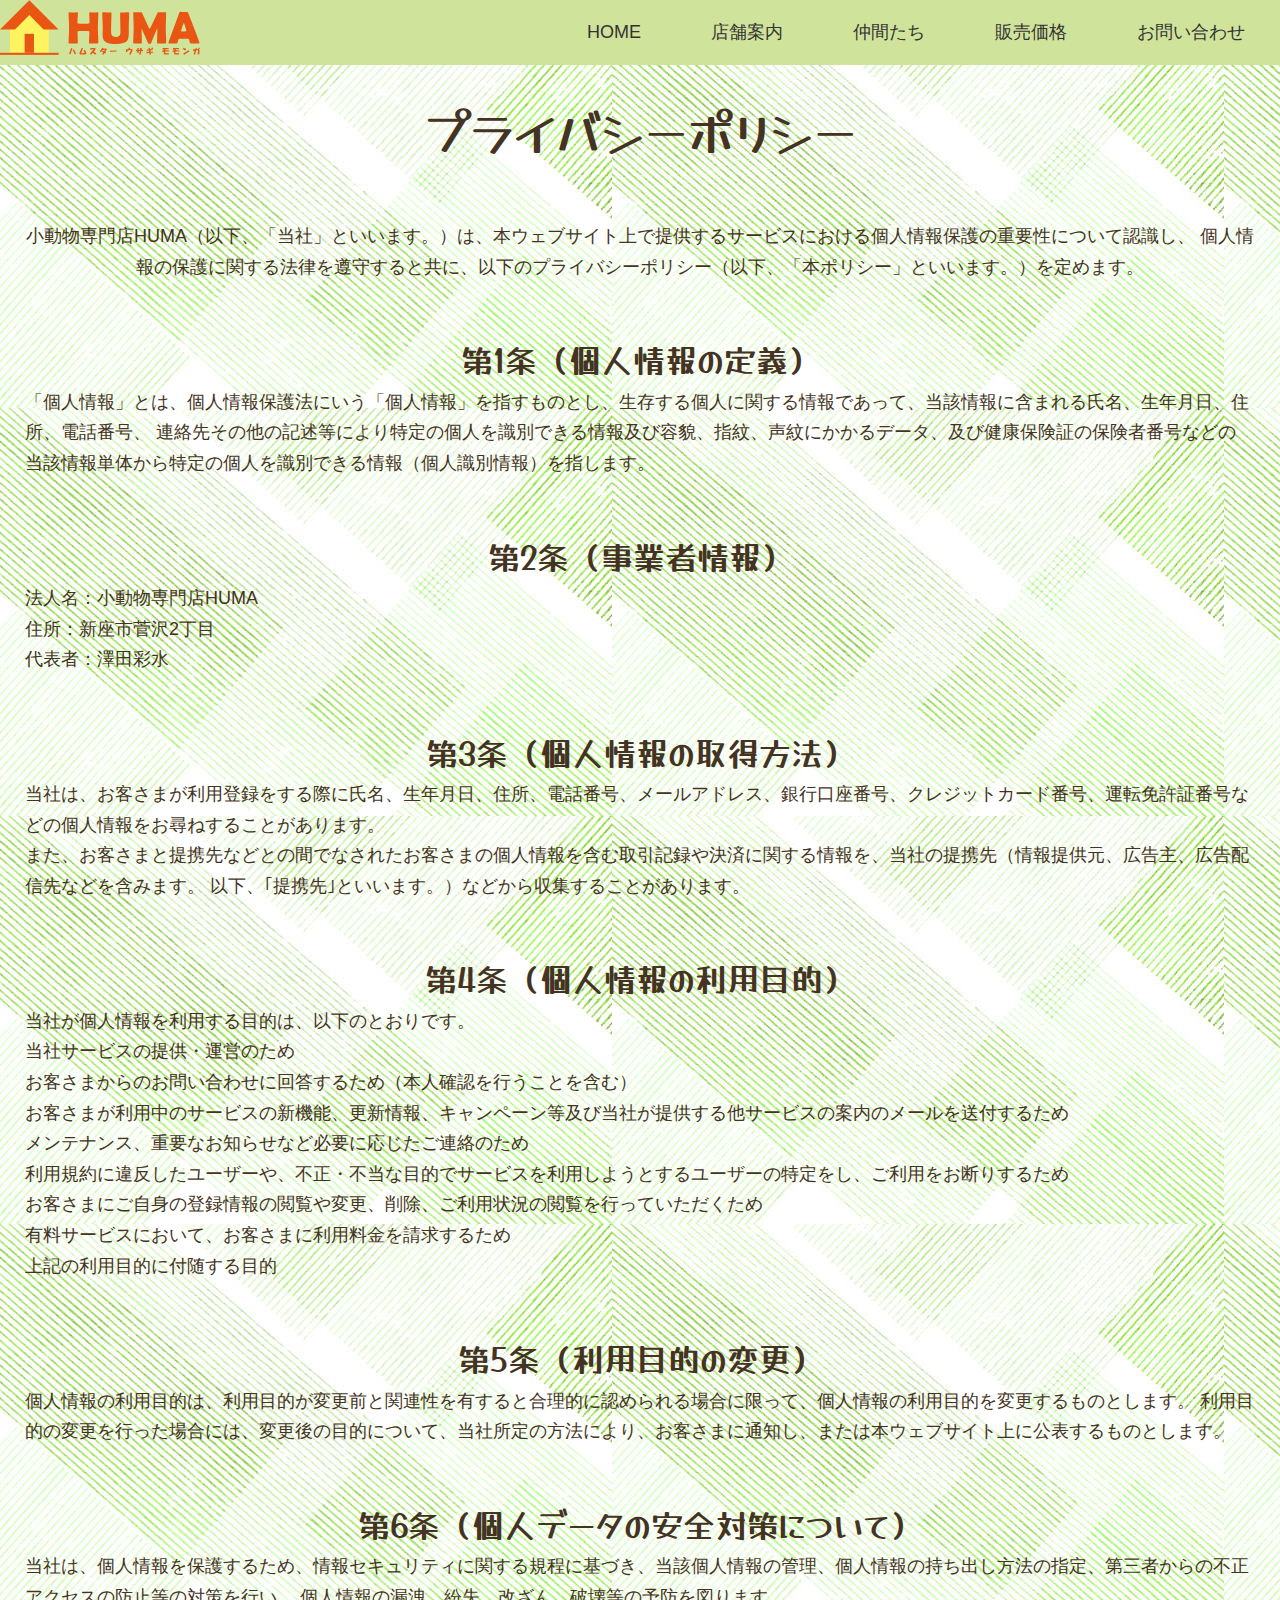
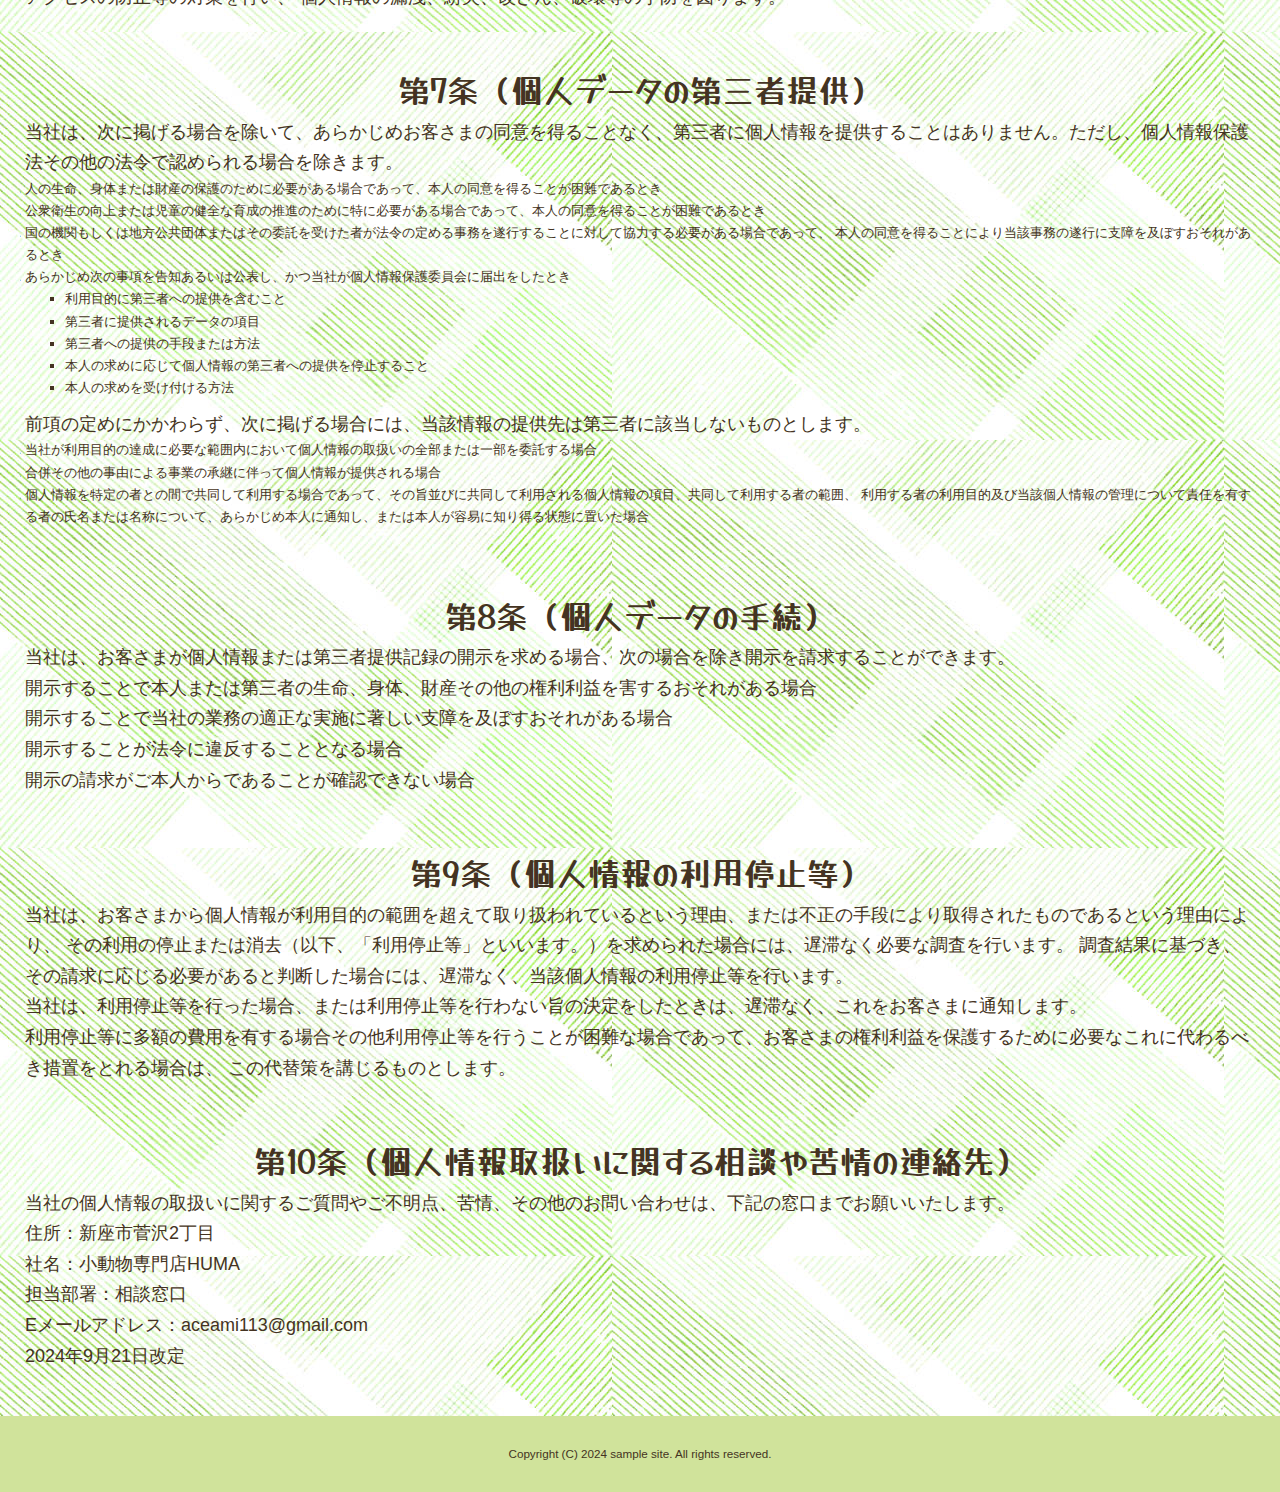
<file: sakuhin2/HUMA/privacy.html>
<!doctype html>
<html lang="ja">
<head>
  <meta charset="UTF-8">
  <meta name="viewport" content="width=device-width,initial-scale=1">
  <title>お問い合わせフォーム</title>  
  <link rel="icon" type="image/png" href="favicon.png">
  <link rel="preconnect" href="https://fonts.googleapis.com">
  <link rel="preconnect" href="https://fonts.gstatic.com" crossorigin>
  <link href="https://fonts.googleapis.com/css2?family=Yusei+Magic&display=swap" rel="stylesheet">
  <link rel="stylesheet" href="css/huma.css" type="text/css">
</head>


<body>
  <header class="l-header clearfix">
    <div class="l-header__inner">
      <div class="l-header__inner__logo">
        <p class="photo"><a href="index.html"><img class="logo" src="image/logo_huma.svg" alt="ロゴ"></a></p>        
      </div>
      <div id="navControl">
        <a href="#" class="close">MENU</a>
      </div>
      <nav class="l-header__nav">
        <ul class="l-gnav">
          <li class="l-gnav__list"><a href="index.html">HOME</a></li>
          <li class="l-gnav__list"><a href="shop.html">店舗案内</a></li>
          <li class="l-gnav__list"><a href="family.html">仲間たち</a></li>
          <li class="l-gnav__list"><a href="kakaku.html">販売価格</a></li>
          <li class="l-gnav__list"><a href="form.html">お問い合わせ</a></li>
        </ul>
      </nav>
    </div>
  </header>
  <main>
    
    <section class="p-privacy">
      <h1 class="p-privacy__title">プライバシーポリシー</h1>
    </section>
    
    <section class="privacy">
      <p>小動物専門店HUMA（以下、「当社」といいます。）は、本ウェブサイト上で提供するサービスにおける個人情報保護の重要性について認識し、
        個人情報の保護に関する法律を遵守すると共に、以下のプライバシーポリシー（以下、「本ポリシー」といいます。）を定めます。</p>
      </section>
      
      <section class="p-privacy">
        <h2 class="p-privacy__heading">第1条（個人情報の定義）</h2>
        <p>「個人情報」とは、個人情報保護法にいう「個人情報」を指すものとし、生存する個人に関する情報であって、当該情報に含まれる氏名、生年月日、住所、電話番号、
          連絡先その他の記述等により特定の個人を識別できる情報及び容貌、指紋、声紋にかかるデータ、及び健康保険証の保険者番号などの
          当該情報単体から特定の個人を識別できる情報（個人識別情報）を指します。</p>
        </section>
        
        <section class="p-privacy">
          <h2 class="p-privacy__heading">第2条（事業者情報）</h2>
          <p>法人名：小動物専門店HUMA</p>
          <p>住所：新座市菅沢2丁目</p>    
          <P>代表者：澤田彩水</P>        
        </section>
        
        <section class="p-privacy">
          <h2 class="p-privacy__heading">第3条（個人情報の取得方法）</h2>
          <p>当社は、お客さまが利用登録をする際に氏名、生年月日、住所、電話番号、メールアドレス、銀行口座番号、クレジットカード番号、運転免許証番号などの個人情報をお尋ねすることがあります。<br>
            また、お客さまと提携先などとの間でなされたお客さまの個人情報を含む取引記録や決済に関する情報を、当社の提携先（情報提供元、広告主、広告配信先などを含みます。
            以下、｢提携先｣といいます。）などから収集することがあります。
          </p>
        </section>
        
        <section class="p-privacy">
          <h2 class="p-privacy__heading">第4条（個人情報の利用目的）</h2>
          <P>当社が個人情報を利用する目的は、以下のとおりです。</P>
          <ol>
            <li>当社サービスの提供・運営のため</li>
            <li>お客さまからのお問い合わせに回答するため（本人確認を行うことを含む）</li>
            <li>お客さまが利用中のサービスの新機能、更新情報、キャンペーン等及び当社が提供する他サービスの案内のメールを送付するため</li>
            <li>メンテナンス、重要なお知らせなど必要に応じたご連絡のため</li>
            <li>利用規約に違反したユーザーや、不正・不当な目的でサービスを利用しようとするユーザーの特定をし、ご利用をお断りするため</li>
            <li>お客さまにご自身の登録情報の閲覧や変更、削除、ご利用状況の閲覧を行っていただくため</li>
            <li>有料サービスにおいて、お客さまに利用料金を請求するため</li>
            <li>上記の利用目的に付随する目的</li>
          </ol>
        </section>
        
        <section class="p-privacy">
          <h2 class="p-privacy__heading">第5条（利用目的の変更）</h2>
          <p>個人情報の利用目的は、利用目的が変更前と関連性を有すると合理的に認められる場合に限って、個人情報の利用目的を変更するものとします。
            利用目的の変更を行った場合には、変更後の目的について、当社所定の方法により、お客さまに通知し、または本ウェブサイト上に公表するものとします。
          </p>
        </section>    
        
        <section class="p-privacy">
          <h2 class="p-privacy__heading">第6条（個人データの安全対策について）</h2>
          <p>当社は、個人情報を保護するため、情報セキュリティに関する規程に基づき、当該個人情報の管理、個人情報の持ち出し方法の指定、第三者からの不正アクセスの防止等の対策を行い、
            個人情報の漏洩、紛失、改ざん、破壊等の予防を図ります。</p>
          </section>
          
          <section class="privacy">
            <h2 class="p-privacy__heading">第7条（個人データの第三者提供）</h2>
            <div class="p-privacy__list">
              <ol>
                <div class="p-privacy__list-item">
                  <li>当社は、次に掲げる場合を除いて、あらかじめお客さまの同意を得ることなく、第三者に個人情報を提供することはありません。ただし、個人情報保護法その他の法令で認められる場合を除きます。
                    <div class="p-privacy__list-item-ol">
                      <ol>
                        <li>人の生命、身体または財産の保護のために必要がある場合であって、本人の同意を得ることが困難であるとき</li>
                        <li>公衆衛生の向上または児童の健全な育成の推進のために特に必要がある場合であって、本人の同意を得ることが困難であるとき</li>
                        <li>国の機関もしくは地方公共団体またはその委託を受けた者が法令の定める事務を遂行することに対して協力する必要がある場合であって、
                          本人の同意を得ることにより当該事務の遂行に支障を及ぼすおそれがあるとき</li> 
                        <li>あらかじめ次の事項を告知あるいは公表し、かつ当社が個人情報保護委員会に届出をしたとき
                          <div class="p-privacy__list-item-ul">
                            <ul>  
                              <li>利用目的に第三者への提供を含むこと</li>
                              <li>第三者に提供されるデータの項目</li>
                              <li>第三者への提供の手段または方法</li>
                              <li>本人の求めに応じて個人情報の第三者への提供を停止すること</li>
                              <li>本人の求めを受け付ける方法</li>
                            </ul>
                          </div>  
                        </li>                          
                      </ol>
                    </div>
                  </li>
                </div>
                  
                <div class="p-privacy__list-item">
                    <li>前項の定めにかかわらず、次に掲げる場合には、当該情報の提供先は第三者に該当しないものとします。
                      <ol class=" p-privacy__list-ol">
                        <li>当社が利用目的の達成に必要な範囲内において個人情報の取扱いの全部または一部を委託する場合</li>
                        <li>合併その他の事由による事業の承継に伴って個人情報が提供される場合</li>
                        <li>個人情報を特定の者との間で共同して利用する場合であって、その旨並びに共同して利用される個人情報の項目、共同して利用する者の範囲、
                          利用する者の利用目的及び当該個人情報の管理について責任を有する者の氏名または名称について、あらかじめ本人に通知し、または本人が容易に知り得る状態に置いた場合<br>          
                      </ol>
                      </li>
                    </li>                     
                </div>
              </ol>
            </div>
          </section>
              
              <section class="p-privacy privacy-7">
                <h2 class="p-privacy__heading">第8条（個人データの手続）</h2>
                <p>当社は、お客さまが個人情報または第三者提供記録の開示を求める場合、次の場合を除き開示を請求することができます。</p>
                <ol>
                  <li>開示することで本人または第三者の生命、身体、財産その他の権利利益を害するおそれがある場合</li>
                  <li>開示することで当社の業務の適正な実施に著しい支障を及ぼすおそれがある場合</li>
                  <li>開示することが法令に違反することとなる場合</li>
                  <li>開示の請求がご本人からであることが確認できない場合</li>
                </ol>
              </section>
              
              <section class="p-privacy">
                <h2 class="p-privacy__heading">第9条（個人情報の利用停止等）</h2>
                <P>当社は、お客さまから個人情報が利用目的の範囲を超えて取り扱われているという理由、または不正の手段により取得されたものであるという理由により、
                  その利用の停止または消去（以下、「利用停止等」といいます。）を求められた場合には、遅滞なく必要な調査を行います。
                  調査結果に基づき、その請求に応じる必要があると判断した場合には、遅滞なく、当該個人情報の利用停止等を行います。</P>
                  <p>当社は、利用停止等を行った場合、または利用停止等を行わない旨の決定をしたときは、遅滞なく、これをお客さまに通知します。</p>
                  <p>利用停止等に多額の費用を有する場合その他利用停止等を行うことが困難な場合であって、お客さまの権利利益を保護するために必要なこれに代わるべき措置をとれる場合は、
                    この代替策を講じるものとします。</p>
                  </section>  
                  
                  <section class="p-privacy">      
                    <h2 class="p-privacy__heading">第10条（個人情報取扱いに関する相談や苦情の連絡先）</h2>
                    <P>当社の個人情報の取扱いに関するご質問やご不明点、苦情、その他のお問い合わせは、下記の窓口までお願いいたします。</P>
                    <P>住所：新座市菅沢2丁目</P>
                    <P>社名：小動物専門店HUMA</P>
                    <P>担当部署：相談窓口</P>
                    <P>Eメールアドレス：aceami113@gmail.com</P>
                    <P>2024年9月21日改定</P>
                  </section>
                  
                </main>
                <footer>
                  <p>
                    <small>Copyright (C) 2024 sample site. All rights reserved.</small>
                  </p>
                </footer>
                <script src="https://ajax.googleapis.com/ajax/libs/jquery/1.8.2/jquery.min.js"></script>
                <script type="text/javascript" src="js/common.js"></script>
              </body>
              </html>
</file>
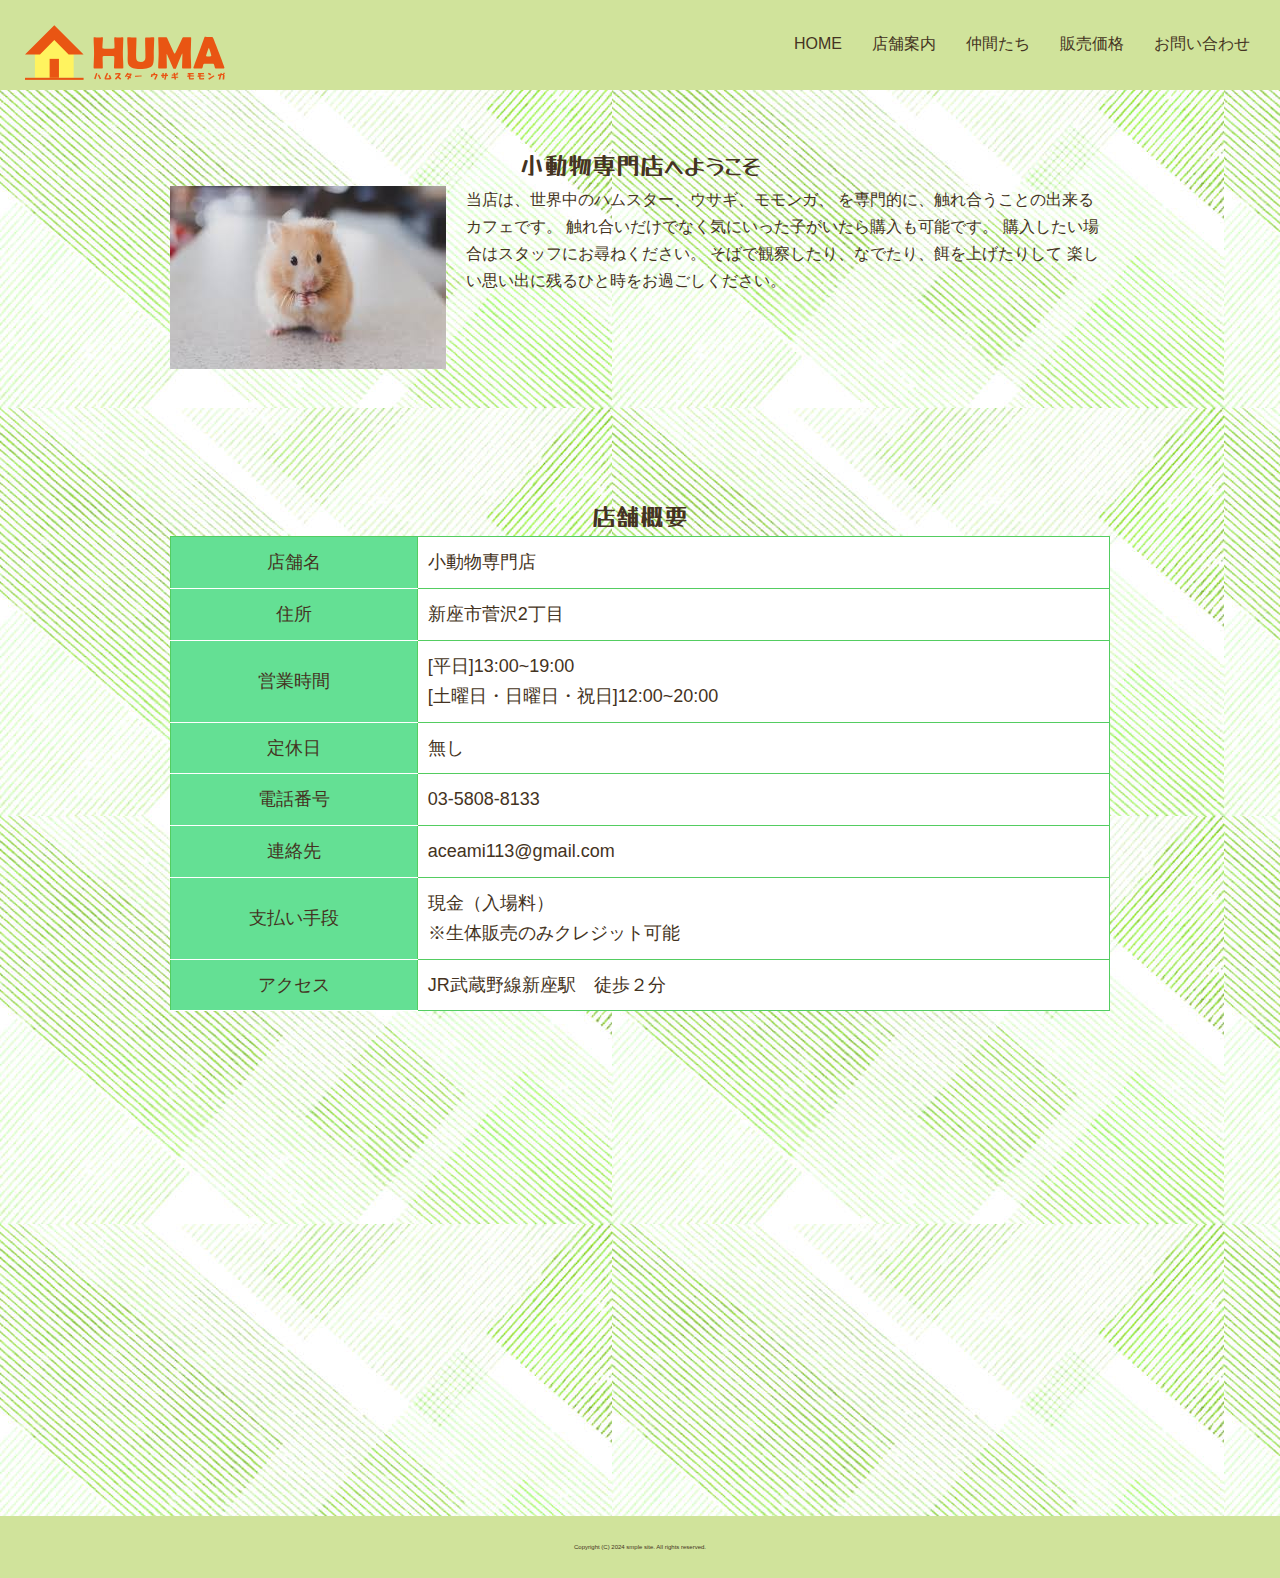
<file: sakuhin2/HUMA/shop.html>
<!DOCTYPE html>
<html lang="ja">

    <head>
        <meta charset="UTF-8">
        <meta name="viewport" content="width=device-width,initial-scale=1">
        <title>店舗案内</title>
        <link rel="stylesheet" href="css/pc.css" type="text/css" media="screen and (min-width: 768px)">
        <link rel="stylesheet" href="css/sp.css" type="text/css" media="screen and (max-width: 768px)">
        <link rel="icon" type="image/png" href="favicon.png">
        <link rel="preconnect" href="https://fonts.googleapis.com">
        <link rel="preconnect" href="https://fonts.gstatic.com" crossorigin>
        <link href="https://fonts.googleapis.com/css2?family=Yusei+Magic&display=swap" rel="stylesheet">
    </head> 

    <body>
        <header class="l-header clearfix">
            <div class="l-header__inner">
                <div class="l-header__inner__logo">
                    <p class="photo"><a href="index.html"><img class="logo" src="image/logo_huma.svg" alt="ロゴ"></a></p>
                </div>
                <div id="navControl">
                    <a href="#" class="close">MENU</a>
                </div>
                <nav class="l-header__nav">
                    <ul class="l-gnav">
                        <li class="l-gnav__list"><a href="index.html">HOME</a></li>
                        <li class="l-gnav__list"><a href="shop.html">店舗案内</a></li>
                        <li class="l-gnav__list"><a href="family.html">仲間たち</a></li>
                        <li class="l-gnav__list"><a href="kakaku.html">販売価格</a></li>
                        <li class="l-gnav__list"><a href="form.html">お問い合わせ</a></li>
                    </ul>
                </nav>
            </div>
        </header>
        <main>

        <section id="section1">
            <div class="s1">
                <h2 class="shop-title">小動物専門店へようこそ</h2>                                
                <div class="group1">
                    <div class="pic">
                        <img class="img1" src="image/humstar.jpg" alt="ハム">
                    </div>
                    <div class="p1">
                        <p>
                        当店は、世界中のハムスター、ウサギ、モモンガ、
                        を専門的に、触れ合うことの出来るカフェです。
                        触れ合いだけでなく気にいった子がいたら購入も可能です。
                        購入したい場合はスタッフにお尋ねください。
                        そばで観察したり、なでたり、餌を上げたりして
                        楽しい思い出に残るひと時をお過ごしください。
                        </p>
                    </div>
                </div>
            </div>                
        </section>

        <section>
        <h2 class="shop-title">店舗概要</h2>
        <table class="shop-table">
            <tr>
                <th class="text-center">店舗名</th>
                <td>小動物専門店</td>
            </tr>
            <tr>
                <th class="text-center">住所</th>
                <td>新座市菅沢2丁目</td>
            </tr>
            <tr>
                <th class="text-center">営業時間</th>
                <td>[平日]13:00~19:00<br>[土曜日・日曜日・祝日]12:00~20:00</td>
            </tr>
            <tr>
                <th class="text-center">定休日</th>
                <td>無し</td>
            </tr>
            <tr>
                <th class="text-center">電話番号</th>
                <td>03-5808-8133</td>
            </tr>
            <tr>
                <th class="text-center">連絡先</th>
                <td>aceami113@gmail.com</td>
            </tr>
            <tr>
                <th class="text-center">支払い手段</th>
                <td>現金（入場料）<br>※生体販売のみクレジット可能</td>
            </tr>
            <tr>
                <th class="text-center">アクセス</th>
                <td>JR武蔵野線新座駅　徒歩２分</td>
            </tr>
            </table>
            </section>

            <section class="location-map" >
                <div class="shop-map">
                    <p><iframe src="https://www.google.com/maps/embed?pb=!1m18!1m12!1m3!1d6472.014922341748!2d139.54625848668047!3d35.799750152687984!2m3!1f0!2f0!3f0!3m2!1i1024!2i768!4f13.1!3m3!1m2!1s0x6018e840f69f4b03%3A0xd05c724fdd890a75!2z5Y2B5paH5a2X5a2m5ZyS5aWz5a2Q5aSn5a2m!5e0!3m2!1sja!2sjp!4v1720404393287!5m2!1sja!2sjp"  allowfullscreen="" loading="lazy" referrerpolicy="no-referrer-when-downgrade"></iframe></p>
                </div>
            </section>                
        </main>
        
        <footer>
            <p>
                <small>Copyright (C) 2024 smple site. All rights reserved.</small>
            </p>
        </footer>

        <script src="https://ajax.googleapis.com/ajax/libs/jquery/1.8.2/jquery.min.js"></script>
        <script type="text/javascript" src="js/common.js"></script>

    </body>
    
</html>
</file>
<file: sakuhin1/style.css>
@charset "UTF-8";
/*共通部分
---------------------------------------------------------------*/
*{
	margin:0px;
	padding:0;
}
body{
    font-family: "Yu Gothic Medium","游ゴシック Medium",YuGothic,"游ゴシック体","ヒラギノ角ゴ Pro W3",sans-serif;
	line-height: 1.7;
	color: #432;
}

main img{
    max-width: 400px;
    width: 100%;
    height: 300px;
    object-fit: cover;
}

main{
    margin: 80px 30px 30px;
}
.main-title h1{
    margin-top: 40px;
    text-align: center;
}
h3.md1:before{    
    content: '◆';
    color: rgba(255,143,0,1) ;    
}
/* 目次*/

.mokuzi{
    border:1px solid rgba(255,143,0,1) ;
    width: 50%;
    margin: 0 auto;
}
ul.cp_list {
    padding: 0.5em;
    list-style: none;
   
}
ul.cp_list li {
    position: relative;
    padding: 0.5em 1em 0.5em 2.3em;
    margin-bottom:5px;
    border-bottom: 1px solid rgba(255,143,0,1);
    z-index: 1;
  
}
/*目次の前の四角*/
ul.cp_list li:after,
ul.cp_list li:before {
    position: absolute;
    content:'';
    transform: rotate(45deg);
    
}
ul.cp_list li:before {/*□のレイアウト*/
    top: 0.7em;
    left: 0.2em;
    width: 12px;
    height: 12px;
    border:2px solid rgba(255,143,0,1);
    
}
ul.cp_list li:after {/*◆レイアウト*/
    top: 0.9em;
    left: 0.7em;
    width: 14px;
    height: 14px;
    background: rgba(255,143,0,1);
    transform: rotate(60deg);
}/* ここまで*/

/*footer
----------------------------------------------------------------------*/
footer {
    background-color: rgba(255,143,0,1);
    font-size: 0.8%;
    padding: 26px;
} 
footer p{
      text-align: center;
      color: #fff;
}
/*small-header（スマホサイズ）
----------------------------------------------------------------------*/
.header {
    background: var(--background-navbar);
    position: fixed;
    width: 100%;
    height: 52px;
    z-index: 2;
    top: -2px;
}
.site-title ,.sub-title {
    text-align: center;
}
.site-title {
    font-family: "Playwrite CU", cursive;
    font-optical-sizing: auto;
    font-weight: weight;
    font-style: normal;
    font-size: 35px;
    color: rgba(255,143,0,1);
}
.sub-title {
    font-size: 20px;
    color: #999;
}
 
/* Nav items */
.menu {
    list-style: none;
    position: absolute;
    width: 100%;
    height: auto;
    top: 0;
    margin-top: 52px;
    padding: 0 0 10px 0;
    clear: both;
    background: var(--background-navbar);/*変数*/
    /*transition: 0.3192s cubic-bezier(0.04, 0.04, 0.12, 0.96) 0.1008s;*/
    transform: scale(1, 0);
    transform-origin: top;
    background-color:  rgba(255,143,0,1);
    z-index: 2;
}
/* Hamburger menu button */
.menu-btn:checked ~ .menu {
    transform: scale(1, 1);
    transform-origin: top;
    transition: 0.3192s cubic-bezier(0.04, 0.04, 0.12, 0.96) 0.1008s;
}  
/* Hamburger menbu text */
.menu a {
    text-decoration: none;
    letter-spacing: 2px;
    font-size: 16px;
    text-transform: capitalize;
    color:black;
    opacity: 1;/*透明度*/
    transition: 0.5s;
}  
.menu li {
    border-bottom: 2px dotted rgba(255,143,0,1);
    padding: 15px 0;
    margin: 0 54px;
    opacity: 1;
    transition: 0.5s;
}
.menu .large-li{
    border-bottom: 4px solid rgba(255,143,0,1);
    font-weight: 900;
    font-size: 120%;
}  
.menu-btn:checked ~ .menu a,
.menu-btn:checked ~ .menu li {
    opacity: 1;
    transition: 0.3192s cubic-bezier(0.04, 0.04, 0.12, 0.96) 0.2s;
}  
.menu-btn {
    display: none;
}  
.menu-icon {
    display: inline-block;
    position: relative;
    cursor: pointer;
    -webkit-tap-highlight-color: rgba(0, 0, 0, 0);
    left: 20px;
    top: 9px;    
}  
.navicon {
    background:  rgba(255,143,0,1);
    display: block;
    height: 3px;
    width: 26px;
    position: relative;
    transition: 0.3192s cubic-bezier(0.04, 0.04, 0.12, 0.96) 0.1008s;
}  
.navicon:before,
.navicon:after {
    content: "";
    display: block;
    height: 100%;
    width: 100%;
    position: absolute;
    background: rgba(255,143,0,1);
    transition: 0.3192s cubic-bezier(0.04, 0.04, 0.12, 0.96) 0.1008s;
}  
.navicon:before {
    top: 9px;
}  
.navicon:after {
    bottom: 9px;
}  
  /* Hamburger Menu Animation Start */
.menu-btn:checked ~ .menu-icon .navicon:before {
    transform: rotate(-45deg);
}  
.menu-btn:checked ~ .menu-icon .navicon:after {
    transform: rotate(45deg);
}  
.menu-btn:checked ~ .menu-icon:not(.steps) .navicon:before {
    top: 0;
}
.menu-btn:checked ~ .menu-icon:not(.steps) .navicon:after {
    bottom: 0;
}  
.menu-btn:checked ~ .menu-icon .navicon {
    background: rgba(0, 0, 0, 0);
    transition: 0.2192s cubic-bezier(0.04, 0.04, 0.12, 0.96) 0.1008s;
}
  /* Hamburger Menu Animation End */  
  /* Navbar Container */
.navtext-container {
    width: 100%;
    height: 52px;
    position: absolute;
    box-sizing: border-box;
    display: flex;
    justify-content: center;
    align-items: center;
}

/*small-main
----------------------------------------------------------------------*/
h2{
    text-align: left;
}
h3{
    font-size: larger;
}
p{
    text-align: left;
}
.basyo{
    font-size: small;
}
p.syashin,h3,.basyo{
    text-align: center;
}
.main-title h1{
    margin-top: 40px;
    text-align: center;
}
.hb{
    margin-top: 40px;
    margin-bottom: 40px;
}
.hp{
    margin-bottom: 40px; 
}
.jp{
   margin-bottom: 40px; 
}
.sw{
    margin-bottom: 40px; 
 }
.av{
    margin-bottom: 40px; 
}
.photo{
    display: inline;
    border:rgba(255,143,0,1)  5px solid;
}
.hb h2{
    border-bottom:dashed medium rgba(255,143,0,1);
}
.hp h2{
    border-bottom:dashed medium rgba(255,143,0,1);
}
.jp h2{
    border-bottom:dashed medium rgba(255,143,0,1);
}
.sw h2{
    border-bottom:dashed medium rgba(255,143,0,1);
}
.av h2{
    border-bottom:dashed medium rgba(255,143,0,1);
}
.group1{
    margin-top: 15px;
}
.group2,.group3,.group4,.group5,.group6,.group7,.group8,.group9,.group10,.group11,.group12,.group13,.group14,.group15{
    margin-top: 20px;
}

@media only screen and (min-width:800px){
/*large（PCサイズ）
----------------------------------------------------------------------*/
 main{
    width: 60%;
 }
 .menu-btn:checked ~ .menu {
    transform: scale(1, 1);
    transform-origin: top;
    transition: 0.3192s cubic-bezier(0.04, 0.04, 0.12, 0.96) 0.1008s;
} 
 .menu {
    list-style: none;
    width: 30%;
    top: 0;
    padding: 0 0 10px 0;
    clear: both;
    background: var(--background-navbar);/*変数*/
    /*transition: 0.3192s cubic-bezier(0.04, 0.04, 0.12, 0.96) 0.1008s;*/
    transform-origin: top;
    background-color:  white;
    z-index: 2;
    float: right;
    transform: scale(1, 1);
    position: static;
    border-left: 2px solid rgba(255,143,0,1);
 }
 .menu .large{
    display: none;
 }
 .menu-icon{
    display: none;
 }
 .large-li{
    border-bottom: 4px solid rgba(255,143,0,1);
 }



}
</file>
<file: sakuhin2/HUMA/css/huma.css>
/* 共通部分 
------------------------------------------*/
@charset "UTF-8"; /* 文字エンコーディングを指定 */
    * {
        margin: 0;
        padding: 0;
    } /* 全要素に対してマージンとパディングをゼロに設定 */

    html {
        font-size: 100%; /* ルート要素のフォントサイズを100%に設定 */
    }

    body {
        font-family: "Yu Gothic Medium", "游ゴシック Medium", YuGothic, "游ゴシック体", "ヒラギノ角ゴ Pro W3", sans-serif; /* フォントファミリー設定 */
        line-height: 1.7; /* 行の高さを1.7に設定 */
        color: #432; /* 文字色を指定 */
        background-image: url(../image/background.jpg); /* 背景画像の指定 */
        font-size: 18px; /* 基本フォントサイズを18pxに設定 */
    }

    a {
        text-decoration: none; /* リンクの下線を削除 */
    }

    img {
        max-width: 100%; /* 画像の最大幅を親要素に合わせる */
    }

    h1, h2 {
        text-align: center; /* 見出しを中央揃え */
        font-family: "Yusei Magic", sans-serif; /* 見出しのフォント指定 */
        font-weight: 100; /* 見出しのフォントの太さを100に設定 */
    }

    .main-photo{
        text-align: center; /* メイン画像を中央揃え */
    }

    section {
        margin: 20px; /* セクションの外側マージン */
        padding: 5px; /* セクションの内側パディング */
        overflow: hidden; /* コンテンツのはみ出しを隠す */
        margin-bottom: 40px; /* セクションの下マージン */
        text-align: center; /* セクション内のテキストを中央揃え */
    }

    a:link {
        color: black; /* 未訪問リンクの色を黒に設定 */
    }

    a:hover, a:focus, a:active {
        color: #333; /* リンクホバー時、フォーカス時、アクティブ時の色を設定 */
    }

    .clearfix::after {
        content: "";
        clear: both; /* フロート解除 */
        display: block; /* 要素をブロック表示に */
    }
/* header 
--------------------------------------------*/
    .l-header {
        background-color: #d0e39b; /* ヘッダーの背景色を指定 */
        z-index: 1000; /* 他の要素より前面に表示 */
    }

    .l-header__inner {
        display: flex; /* フレックスボックスレイアウト */
        align-items: center; /* アイテムを縦中央揃え */
        justify-content: space-between; /* アイテムを左右に均等に配置 */
        position: relative; /* 相対位置 */
    }

    .l-header__inner__logo {
        flex: 0 0 auto; /* ロゴの幅を自動調整しない */
    }

    .l-header__nav {
        margin-left: auto; /* ナビゲーションを右寄せ */
        z-index: 999; /* ナビゲーションをヘッダーより前面に */
    }

    .l-gnav {
        display: flex; /* フレックスボックスレイアウト */
        list-style: none; /* リストスタイルを削除 */
        padding: 0;
        margin: 0;
    }

    .l-gnav__list {
        margin-left: 20px; /* メニューアイテムの左マージン */
    }

    .l-gnav__list a {
        text-decoration: none; /* リンクの下線を削除 */
        color: #333; /* 文字色を指定 */
        padding: 10px 15px; /* 内側のパディング */
        font-size: 16px; /* フォントサイズを指定 */
    }

    .l-header__close {
        text-decoration: none; /* リンクの下線を削除 */
        font-size: 16px; /* フォントサイズを指定 */
        color: #333; /* 文字色を指定 */
        padding: 10px 15px; /* 内側のパディング */
    }
/*footer
----------------------------------------------------*/
    footer {
        background: #d0e39b; /* フッターの背景色 */
        text-align: center; /* テキストを中央揃え */
        padding: 26px; /* フッター内のパディング */
        color: #432; /* フッターの文字色 */
        font-size: 0.875rem; /* フッターのフォントサイズ */
    }
/* フォーム 
--------------------------------------------------*/
    .l-item__table {
        width: 100%; /* テーブルの幅を100%に設定 */
        margin: 0 auto 30px; /* テーブルの上下のマージンを設定 */
        border-collapse: collapse; /* テーブルセルの境界線を重ねる */
    }

    .l-item__table th, .l-item__table td {
        border: 1px solid rgb(83, 205, 97); /* テーブルセルの境界線を設定 */
        padding: 13px; /* テーブルセル内のパディング */
    }

    .l-item__table th {
        background-color: rgba(100, 224, 148, 1); /* ヘッダーセルの背景色 */
    }

    .l-input__textbox, .l-input__textsmall {
        font-size: 16px; /* 入力フィールドのフォントサイズ */
        padding: 5px; /* 内側のパディング */
        border-radius: 10px; /* 角を丸く */
        border: 1px solid rgb(83, 205, 97); /* 枠線の色を指定 */
        width: calc(100% - 12px); /* 幅を調整 */
    }

    .l-input__textsmall {
        width: 140px; /* 小さな入力フィールドの幅を指定 */
    }

    .l-submit {
        text-align: center; /* サブミットボタンを中央揃え */
        margin: 20px 0 60px; /* 上下マージンを設定 */
    }

    .l-button {
        display: inline-block; /* ボタンをインラインブロックに */
        border-radius: 10px; /* 角を丸く */
        font-size: 18px; /* フォントサイズを指定 */
        text-align: center; /* テキストを中央揃え */
        padding: 17px 40px; /* 内側のパディング */
        background: rgb(83, 205, 97); /* 背景色を指定 */
        transition: .3s; /* ホバー時のトランジション効果 */
        box-shadow: 6px 6px 6px #aaa; /* ボタンに影をつける */
        border: 4px solid #fff; /* 枠線を指定 */
        color: #fff; /* 文字色を白に設定 */
        font-weight: 700; /* フォントを太字に設定 */
    }

    .l-button:hover {
        box-shadow: none; /* ホバー時に影を消す */
        color: black; /* ホバー時の文字色を黒に */
    }
/*privacy.htmlのレイアウト スマホ・パソコン共通
    --------------------------------------------------------*/
    /*プライバシーページ*/
    .p-privacy {
        text-align: left; /* テキストを左揃え */
    }
    
    .privacy-link {
        text-align: center; /* リンクを中央揃え */
    }
    
    .p-privacy__heading, .p-privacy__title {
        margin: 0; /* 見出しのマージンをゼロに */
    }
    
    .l-privacy-7 ol {
        margin-left: 20px; /* 順序付きリストの左マージン */
    }
    
    .l-privacy-7 li, .l-privacy-list-li, .p-privacy__list-ol, .p-privacy__list-item-ol {
        margin-bottom: 10px; /* リストアイテムの下マージン */
        font-size: 13px; /* フォントサイズを小さく */
    }
    
    .p-privacy__list-item-ul {
        margin-left: 40px; /* リストアイテムの左マージン */
    }
    
    .p-privacy__list-item {
        text-align: left; /* リストアイテムのテキストを左揃え */
    }

/* スマホ用 (max-width: 767px) 
-------------------------------------------------------------*/
@media (max-width: 1200px) {
    /* スマホ共通部分 ヘッダー 
    ---------------------------------------header-Small*/
    .l-header{
        background: #d0e39b;
        height: 63px;
        top: 0;
        bottom: 0;
        right: 0;
        left: 0;
        position: relative;
    }
    .l-header__inner{
        position: relative;
    }

    /*navigation-Small
    -------------------------------------------*/
    #navControl a {
        display: inline-block;
        width: 62px;
        height: 26px;
        overflow: hidden;
    }

    #navControl a.active{
        background-position: 0 -44px;
    }
    .l-gnav__list a {
        width: 100%;
        font-size: 20px;
        padding: 15px 20px;
        color: #333;
        text-decoration: none;
        background: #d0e39b;
        border-radius: 5px;
        display: block;
    }
    .l-header__nav {
        position: absolute;
        top: 100%;
        left: 0;
        width: 100%;
        background: rgba(208, 227, 155, 0.95);
        display: none; /* 初期状態では非表示 */
        flex-direction: column;
        align-items: center;
        justify-content: center;
        transition: opacity 0.3s ease-in-out;
        z-index: 99;
    }
    
    .l-header__nav.is-active {
        display: flex; /* クラスが付与されたら表示 */
    }
    

    /* メニュー項目 */
    .l-gnav {
        list-style: none;
        padding: 0;
        margin: 0;
        display: flex;
        flex-direction: column;
        align-items: center;
    }

    .l-gnav__list {
        width: 100%;
        text-align: center;
    }

    
    .l-gnav__list a:hover {
        background: #b8d080;
    }

    /* 表のレイアウト */
    table {
        margin: auto;
        width: 260px;
        border-collapse: collapse;
    }

    th, td {
        border: 1px solid rgb(83, 205, 97);
        padding: 10px;
        font-size: 1.125rem;
    }

    th {
        background-color: rgba(100, 224, 148, 1);
        text-align: center;
    }

    td {
        text-align: left;
        background-color: white;
    }

    .text-center {
        text-align: center;
    }

    /* Google Map レイアウト */
    .location-map, .p-privacy__title {
        text-align: center;
    }

    .shop-table {
        width: 100%;
        margin: auto;
    }

    .shop-map {
        margin: auto;
    }

    .shop-map iframe {
        width: 100%;
        height: 400px;
        border: none;
    }

    /*gridのレイアウト*/
    .l-section__heading {
        font-size: 1.5rem;
    }

    .l-section__grid {
        display: grid;
        grid-template-columns: repeat(2, 1fr); /* スマホでは2列に */
        gap: 10px; /* アイテム間の間隔を調整 */
        width: 100%; /* 親要素の幅を指定 */
        margin: auto;
    }

    .l-grid__img {
        height: 180px; /* 画像の高さを統一 */
        width: 260px;
        object-fit: cover; /* 画像が切れずにフィット */
    }

    figcaption {
        font-size: 1rem;
    }
}

/* パソコン用 (min-width: 1200px) 
-------------------------------------------------------------*/
@media (min-width: 1200px) {
    /*パソコン用共通
    ---------------------------------------------*/
    body {
        font-size: 18px;
    }

    h1{
        font-size: 3rem
    }
    h2 {
        font-size: 2rem;
    }
    /* ヘッダー
    ------------------------------------------- */
    #navControl {
        display: none;
    }

    .l-header__nav,
    .l-gnav {
        display: flex;
        justify-content: flex-start;
    }

    .l-gnav__list {
        margin: 0 15px;
    }

    .l-gnav__list a {
        font-size: 18px;
        padding: 15px 20px;
        color: #333;
        text-decoration: none;
        transition: color 0.3s ease;
    }

    .l-gnav__list a:hover, 
    .l-gnav__list a:focus {
        color: #fff;
    }
    /*index.htmlのレイアウト
    --------------------------------------------------------*/
    .l-section__content {/* セクションレイアウト パソコン用共通 */
        display: flex;
        align-items: center;
        gap: 20px;
    }

    .l-section__image,
    .l-section__text {
        width: 50%;
    }

    .l-section__text {
        text-align: justify;
    }
    /*shop.htmlのレイアウト
    --------------------------------------------------------*/
    /* 表レイアウト(店舗概要・販売価格) */
    table {
        width: 90%;
        margin: auto;
        border-collapse: collapse;
    }

    th, td {
        border: 1px solid rgb(83, 205, 97);
        padding: 10px;
        font-size: 1.125rem;
    }

    th {
        background-color: rgba(100, 224, 148, 1);
        text-align: center;
    }

    td {
        text-align: left;
        background-color: white;
    }

    .text-center {
        text-align: center;
    }

    /* GoogleMapレイアウト */
    .location-map, .p-privacy__title {
        text-align: center;
    }

    .shop-table {
        width: 100%;
        margin: auto;
    }
    .shop-map{
        margin: auto;
    }

    .shop-map, iframe {
        width: 100%;
        height: 400px;
        border: none;
    }
    /*family.htmlのレイアウト
    --------------------------------------------------------*/
    .l-section__grid {/* パソコン用グリッド(仲間たち・販売価格)*/
        display: grid;
        gap: 26px;
        grid-template-columns: repeat(3, 1fr);
        margin: 2% 0 50px;
        text-align: center;
    }

    .l-grid__img {
        height: 297px;
        object-fit: cover;
    }

    /* 見出し装飾 */
    .l-section__heading {
        position: relative;
        font-size: 30px;
        text-align: center;
        margin-bottom: 20px;
    }

    .l-section__heading::after {
        content: '';
        position: absolute;
        bottom: 0;
        left: 50%;
        transform: translateX(-50%);
        width: 140px;
        height: 3px;
        background: linear-gradient(to right, rgb(83, 205, 97) 50%, rgb(159, 186, 162) 50%);
    }
    
    /*privacy.htmlのレイアウト
    --------------------------------------------------------*/
    /*プライバシーページ*/
    .p-privacy{
        text-align: left;
    }
    .privacy-link {
        text-align: center;
    }
    .p-privacy__heading, .p-privacy__title {
        margin: 0;
    }

    .l-privacy-7 ol {
        margin-left: 20px;
    }

    .l-privacy-7 li, .l-privacy-list-li,
    .p-privacy__list-ol, .p-privacy__list-item-ol {
        margin-bottom: 10px;
        font-size: 13px;
    }

    .p-privacy__list-item-ul {
        margin-left: 40px;
    }

    .p-privacy__list-item{
        text-align: left;
    }
}
</file>
<file: sakuhin2/HUMA/css/pc.css>
@charset "UTF-8";

/*共通部分
-------------------------------------------------*/
* {
	margin: 0px;
	padding: 0;
}

html {
	font-size: 100%;
}

body {
	font-family: "Yu Gothic Medium", "游ゴシック Medium", YuGothic, "游ゴシック体", "ヒラギノ角ゴ Pro W3", sans-serif;
	line-height: 1.7;
	color: #432;
	background-image: url(../image/background.jpg);
	min-width: 800px;

}

a {
	text-decoration: none;
}

img {
	max-width: 400px;
}

h1 {
	text-align: center;
	font-family: "Yusei Magic", sans-serif;
	font-weight: 100;
	margin-bottom: 40px;
}

h2 {
	text-align: center;
	font-family: "Yusei Magic", sans-serif;
	font-weight: 100;
}

section {
	margin: 25px;
	padding: 5px;
	overflow: hidden;
	margin-bottom: 40px;
}

a:link {
	color: black;
}

a:hover,
a:focus,
a:active {
	color: #0bd;
	text-decoration: none;
}

/*header
---------------------------------------------------*/
header {
	background-color: #d0e39b;
	height: 90px;
}

img.logo {
	margin: 15px;
	padding: 10px;
}

.l-gnav {
	display: flex;
	text-transform: uppercase;
	margin: 30px;
	list-style: none;
}

.l-gnav li {
	margin-left: 30px;
}

.l-gnav a {
	color: #432;
}

.l-gnav a:hover {
	color: #0bd;
}

.l-header {
	justify-content: space-between;
}

#navControl {
	display: none;
}

.l-header__inner__logo {
	float: left;
}

.l-gnav {
	float: right;
}

.l-header__nav {
	display: block !important;
}

/*footer
----------------------------------------------------------*/
footer {
	background: #d0e39b;
	text-align: center;
	padding: 26px;
}

footer {
	color: #432;
	font-size: 0.875%;
}

/*main(index.html)
-----------------------------------------------------------------------*/
main {
	width: 1000px;
	margin: 0 auto;
}

.gruop1 {
	text-align: center;
}

.main-visual {
	margin-top: 40px;
	width: 770px;
	max-width: none;
}

.s1 {
	width: 100%;
	height: 40%;
	margin-bottom: 15%;
}

.g2 {
	margin: 20px;
}

.img1 {
	float: left;
	margin-right: 20px;
}

#p1 {
	clear: both;
}

.img2 {
	float: right;
	margin-left: 20px;
}

.g3 {
	margin: 20px;
}

#p2 {
	clear: both;
}

.s2 {
	width: 100%;
	height: 50%;
	margin-bottom: 15%;
	margin-top: 10%;
}

.s3 {
	width: 100%;
	height: 50%;
	margin-bottom: 15%;
	margin-top: 10%;
}

.g4 {
	margin: 20px;
}

.img3 {
	float: left;
	margin-right: 20px;
}

#p3 {
	clear: both;
}

/*main(shop.html)
-----------------------------------------------------------------------*/
table,
table th,
table td {
	border: 1px solid rgb(83, 205, 97);
	border-collapse: collapse;
	padding: 10px;
	font-size: 1.125rem;
	font-weight: normal;
}

table th {
	border-bottom: #fff 1px solid;
	background-color: rgba(100, 224, 148, 1);
}

table td {
	background-color: white;
}

table {
	width: 100%;
}

.text-center {
	text-align: center;
}

section {
	overflow: hidden;
	margin-top: 50px;
}

.location-map {
	text-align: center;
}

.shop-table {
	width: 100%;
}

.shop-map {
	width: 800px;
	height: 400px;
	border: none;
}

iframe {
	width: 100%;
	height: 400px;
	border: none;
}

/*main(family.html)
-----------------------------------------------------------------------*/
.grid {
	display: grid;
	gap: 26px;
	grid-template-columns: 1fr 1fr 1fr;
	margin-top: 2%;
	margin-bottom: 50px;
}

.gridimg {
	height: 200px;
	width: 250px;
	object-fit: cover;
}

.heading {
	position: relative;
	width: 50%;
	font-size: 30px;
	border-bottom: 5px solid #c7c7c7;
}

.heading::after {
	content: '';
	position: absolute;
	top: 100%;
	left: 0;
	width: 70px;
	height: 5px;
	background-color: rgb(83, 205, 97);
}

/*main(kakaku.html)
-----------------------------------------------------------------------*/
.kakaku-table {
	border: 1px solid rgb(83, 205, 97);
	border-collapse: collapse;
	padding: 10px;
	text-align: center;
	width: 250px;
	height: 40px;
	margin: 5px auto;
	padding: 10px;
	font-size: 1.125rem;
	font-weight: normal;
}

.kakau-table th {
	border-bottom: #fff 1px solid;
	background-color: rgba(100, 224, 148, 1);
	width: 30%;
}

.kakaku-table td {
	background-color: white;
}

.pc {
	width: 250px;
	height: 200px;
	margin: 5px;
	object-fit: cover;
}

.kakaku-p {
	text-align: center;
}

/*main(form.html)
-----------------------------------------------------------------------*/
.form-table,
.form-table th,
.form-table td {
	border: 1px solid rgb(83, 205, 97);
	border-collapse: collapse;
	padding: 10px;
	font-size: 1.125rem;
	font-weight: normal;
	margin-bottom: 30px;
}

.form-table th {
	border-bottom: #fff 1px solid;
	background-color: rgba(100, 224, 148, 1);
}

.form-table td {
	background-color: white;
	padding: 13px;
}

.form-table {
	width: 70%;
	margin: 0 auto;
}

.text-center {
	text-align: center;
}

.button {
	display: inline-block;
	border-radius: 10px;
	font-size: 18px;
	text-align: center;
	padding: 17px 40px;
	background: rgb(83, 205, 97);
	transition: .3s;
	box-shadow: 6px 6px 6px #aaa;
	border: 4px solid rgb(255 255 255);
	color: #fff;
	font-weight: 700;
}

.button:hover {
	box-shadow: none;
	color: black;
	background: rgb(83, 205, 97);
}

.formh1 {
	margin-top: 30px;
	margin-bottom: 30px;
}

.textbox {
	font-size: 16px;
	padding: 5px;
	border-radius: 10px;
	width: 350px;
	border-color: rgb(83, 205, 97);
	box-shadow: none;

}

.textsmall {
	font-size: 16px;
	padding: 5px;
	border-radius: 10px;
	width: 140px;
	border-color: rgb(83, 205, 97);
	box-shadow: none;

}

.submit {
	text-align: center;
	margin-top: 20px;
	margin-bottom: 60px;
}

/*main(privacy.html)
-----------------------------------------------------------------------*/
.privacy-h2{
    margin: 0;
}
.privacy-h1{
    margin: 0;
    text-align: center;
}
.privacy-7 ol{
    margin-left: 20px;
}
.privacy-list-li{
    margin-bottom: 20px;
}
.privacy-list-ol{
    margin-top: 20px;
    margin-bottom: 20px;
    font-size: 13px;
}
.privacy-list-li-ol{
    margin-top: 20px;
    font-size: 13px;
}
.privacy-7 li{
    margin-bottom: 10px;
}
.privacy-list-li-ul{
    margin-left: 40px;
}
</file>
<file: sakuhin2/HUMA/css/sp.css>
@charset "UTF-8";

* {
    margin: 0px;
    padding: 0;
}

html {
    font-size: 100%;
}

body {
    font-family: "Yu Gothic Medium", "游ゴシック Medium", YuGothic, "游ゴシック体", "ヒラギノ角ゴ Pro W3", sans-serif;
    line-height: 1.7;
    color: #432;
    background-image: url(../image/background.jpg);
    padding-top: 60px;

}

a {
    text-decoration: none;
}

img .img1,
.img2,
.img3 {
    max-width: 400px;
}

h1 {
    font-family: "Yusei Magic", sans-serif;
    font-weight: 100;
    margin-bottom: 40px;
    font-size: 2rem;
}

h2 {
    text-align: center;
    font-family: "Yusei Magic", sans-serif;
    font-weight: 100;
    margin-bottom: 40px;
}

section {
    margin: 0px 30px;
    padding: 5px;
    overflow: hidden;
    margin-bottom: 40px;
}

a:link {
    color: black;
}

a:hover,
a:focus,
a:active {
    color: #0bd;
    text-decoration: none;
}

/*footer
----------------------------------------------------------*/
footer {
    background: #d0e39b;
    text-align: center;
    padding: 26px;
}

footer {
    color: #432;
    font-size: 0.875%;
}

/*header
---------------------------------------------------*/
header {
    height: 90px;
}

.photo {
    text-align: center;
}

.l-header {
    background: #d0e39b;
    height: 65px;
    padding: 0 10px;
    border: none;
    top: 0;
    bottom: 0;
    left: 0;
    right: 0;
    position: fixed;
    z-index: 5000;
}

.l-header__inner {
    position: relative;
}

.l-header__inner__logo {
    margin: 0 auto;
    padding: 5px 0;
    color: black;
}

#navControl {
    position: absolute;
    right: 0;
    list-style: none;
}

#navControl a {
    color: rgba(100, 224, 148, 1);
}

.l-header__nav {
    margin: 0 -10px;
    display: none;
}

.l-gnav__list a {
    width: 100%;
    background-color: #d0e39b;
    display: block;
    text-decoration: none;
    line-height: 60px;
    text-align: center;
}

header li {
    text-align: center;
}

/*main(index.html)
----------------------------------------------------------------------------------*/
.main-photo {
    text-align: center;
}

.main-visual {
    max-width: 90%;
    margin-top: 75px;
    width: 86%;
    height: auto;
}

.pic,
.p1,
.p2,
.p3 {
    text-align: center;
}

/*main(shop.html)
--------------------------------------------------------------------------------*/
table,
table th,
table td {
    border: 1px solid rgb(83, 205, 97);
    border-collapse: collapse;
    padding: 10px;
    font-size: 1.125rem;
    font-weight: normal;
}

table th {
    border-bottom: #fff 1px solid;
    background-color: rgba(100, 224, 148, 1);
}

table td {
    background-color: white;
}

table {
    width: 100%;
}

.text-center {
    text-align: center;
}

section {
    overflow: hidden;
}

.location-map {
    text-align: center;
}

.shop-table {
    width: 100%;
}

.shop-title {
    margin-top: 31px;
}

.shop-map {
    width: 800px;
    height: 400px;
    border: none;
}

iframe {
    width: 100%;
    height: 400px;
    border: none;
}

/*main(family.html)
-----------------------------------------------------------------------------*/
.h1 {
    margin-top: 40px;
    text-align: center;
    font-size: small;
}

.grid {
    display: grid;
    gap: 26px;
    grid-template-columns: 1fr 1fr;
    margin-top: 2%;
    margin-bottom: 50px;
}

.gridimg {
    height: 35vw;
    width: 100%;
    object-fit: cover;
}

.heading {
    position: relative;
    width: 50%;
    font-size: 30px;
    border-bottom: 5px solid #c7c7c7;
}

.heading::after {
    content: '';
    position: absolute;
    top: 100%;
    left: 0;
    width: 70px;
    height: 5px;
    background-color: rgb(83, 205, 97);
}

/*main(kakaku.html)
-----------------------------------------------------------------------*/
.kakaku-table {
    border: 1px solid rgb(83, 205, 97);
    border-collapse: collapse;
    padding: 10px;
    text-align: center;
    width: 250px;
    height: 40px;
    margin: 5px auto;
    padding: 10px;
    font-size: 1.125rem;
    font-weight: normal;
}

table th {
    border-bottom: #fff 1px solid;
    background-color: rgba(100, 224, 148, 1);
    width: 30%;
}

table td {
    background-color: white;
}

.pc {
    width: 250px;
    height: 200px;
    margin: 5px;
    object-fit: cover;
}

.kakaku-p {
    text-align: center;
}

/*main(form.html)
-----------------------------------------------------------------------*/
table,
table th,
table td {
    border: 1px solid rgb(83, 205, 97);
    border-collapse: collapse;
    padding: 10px;
    font-size: 1.125rem;
    font-weight: normal;
    margin-bottom: 30px;
}

table th {
    border-bottom: #fff 1px solid;
    background-color: rgba(100, 224, 148, 1);
}

table td {
    background-color: white;
    padding: 13px;
}

table {
    width: 70%;
    margin: 0 auto;
}

.text-center {
    text-align: center;
}

.button {
    display: inline-block;
    border-radius: 10px;
    font-size: 18px;
    text-align: center;
    padding: 17px 40px;
    background: rgb(83, 205, 97);
    transition: .3s;
    box-shadow: 6px 6px 6px #aaa;
    border: 4px solid rgb(255 255 255);
    color: #fff;
    font-weight: 700;
}

.button:hover {
    box-shadow: none;
    color: black;
    background: rgb(83, 205, 97);
}

.formh1 {
    margin-top: 30px;
    margin-bottom: 30px;
}

.textbox {
    font-size: 16px;
    padding: 5px;
    border-radius: 10px;
    width: 220px;
    border-color: rgb(83, 205, 97);
    box-shadow: none;

}

.textsmall {
    font-size: 16px;
    padding: 5px;
    border-radius: 10px;
    width: 140px;
    border-color: rgb(83, 205, 97);
    box-shadow: none;

}

.submit {
    text-align: center;
    margin-top: 20px;
    margin-bottom: 60px;
}
/*main(privacy.html)
-----------------------------------------------------------------------*/
.privacy-h2{
    margin: 0;
}
.privacy-h1{
    margin: 0;
    text-align: center;
}
.privacy-7 ol{
    margin-left: 20px;
}
.privacy-list-li{
    margin-bottom: 20px;
}
.privacy-list-ol{
    margin-top: 20px;
    margin-bottom: 20px;
    font-size: 13px;
}
.privacy-list-li-ol{
    margin-top: 20px;
    font-size: 13px;
}
.privacy-7 li{
    margin-bottom: 10px;
}
.privacy-list-li-ul{
    margin-left: 40px;
}
</file>
